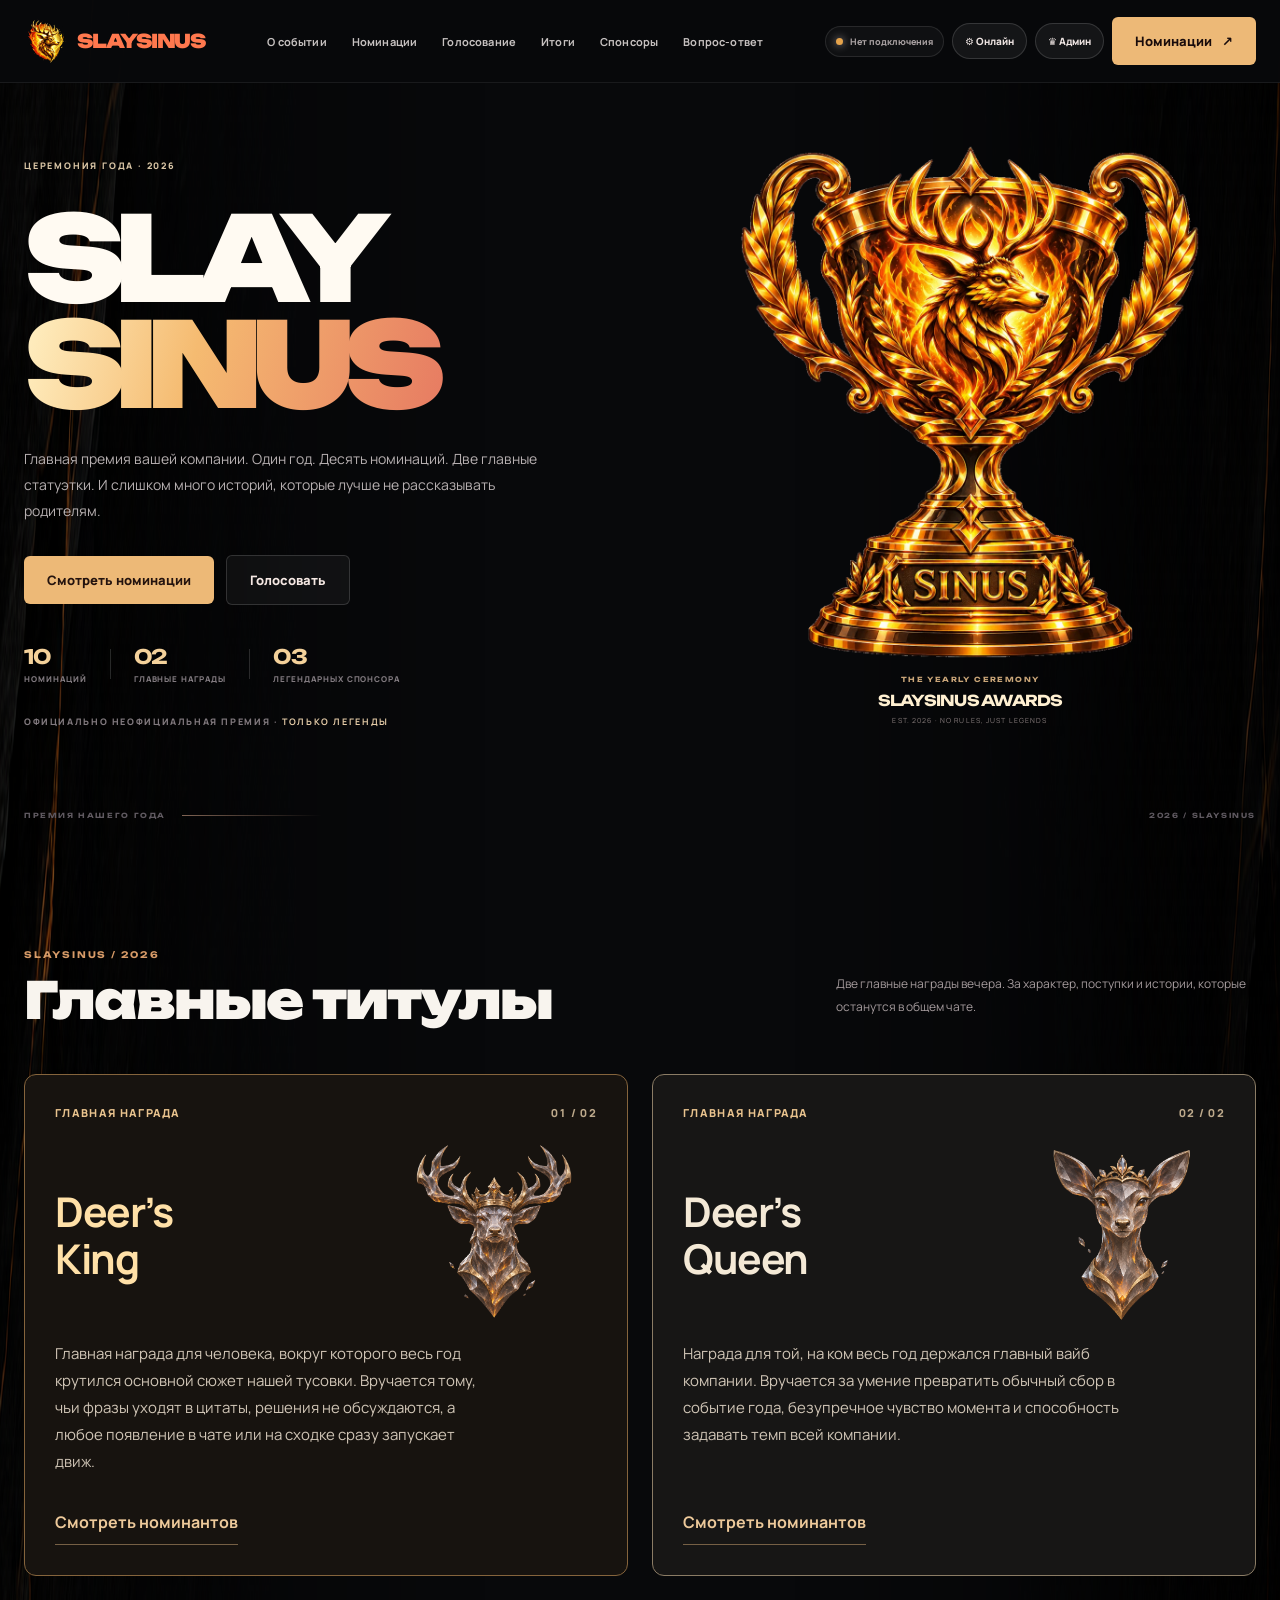
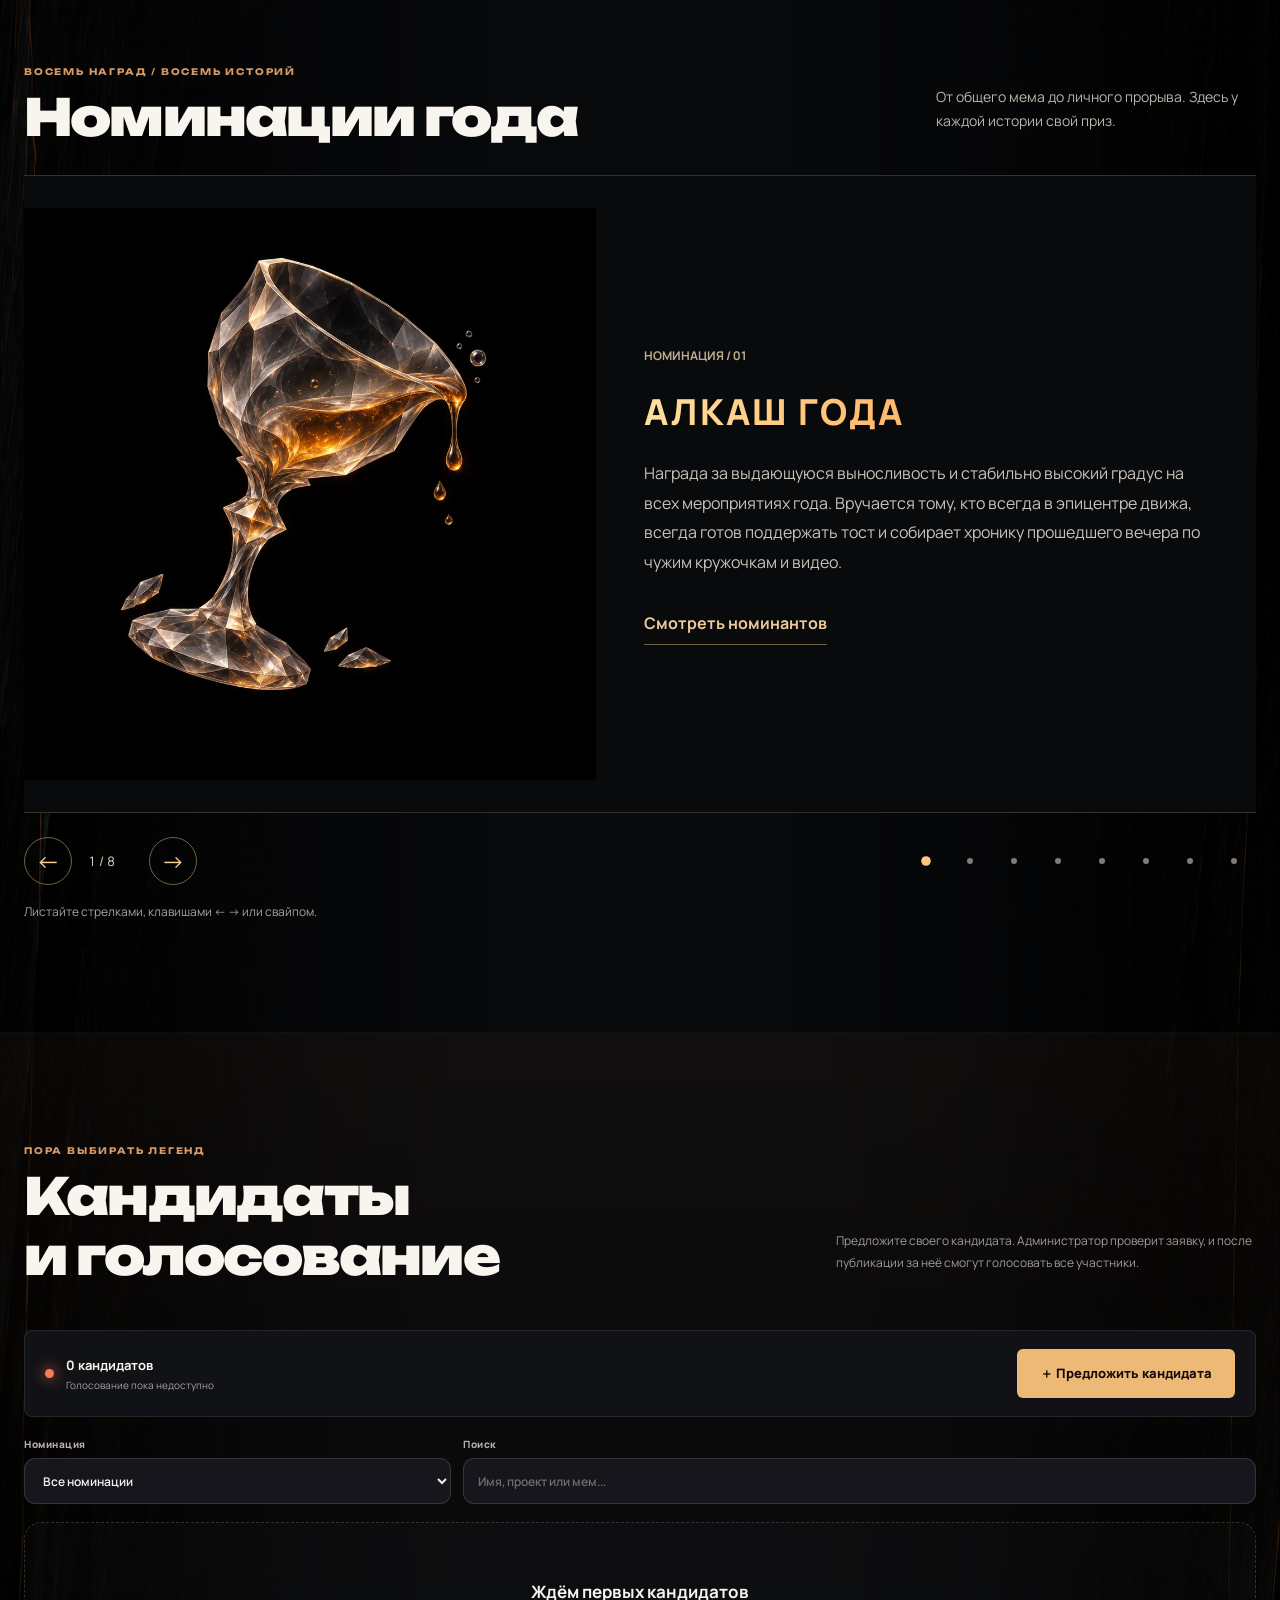
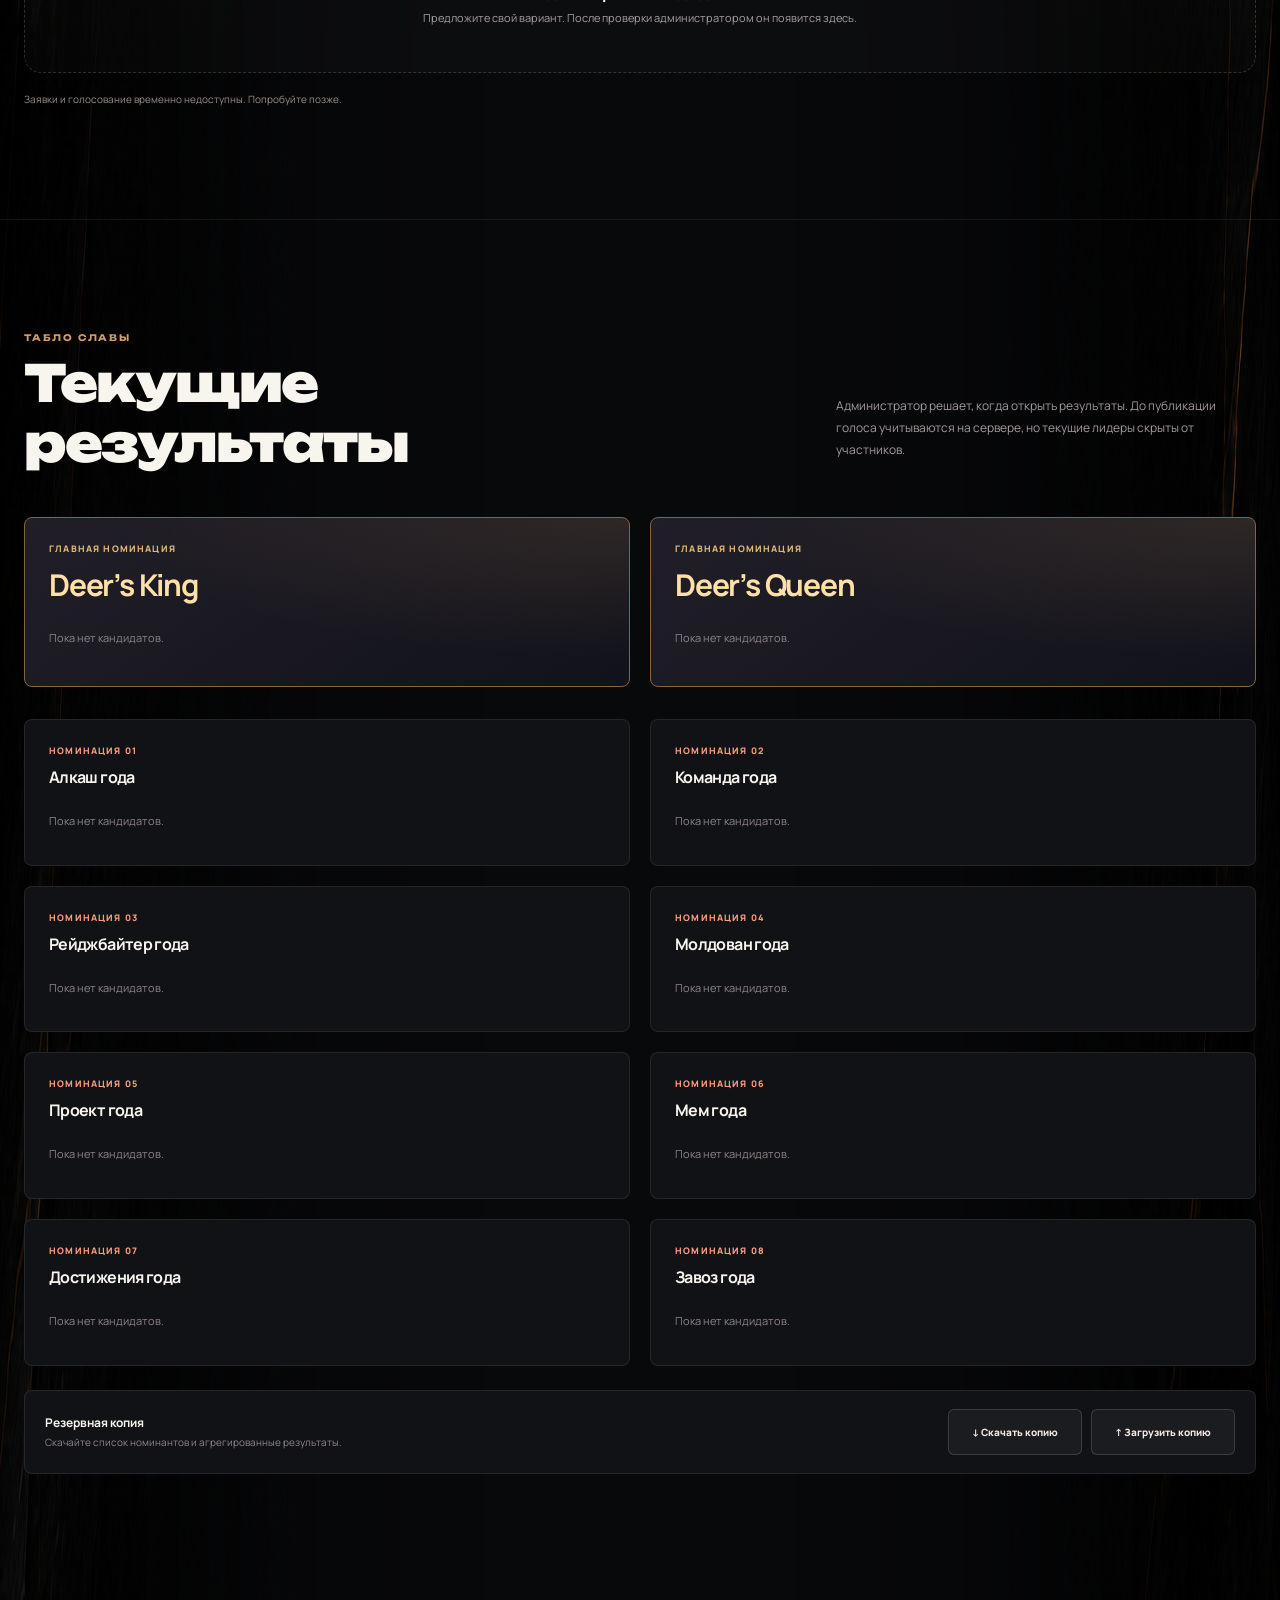
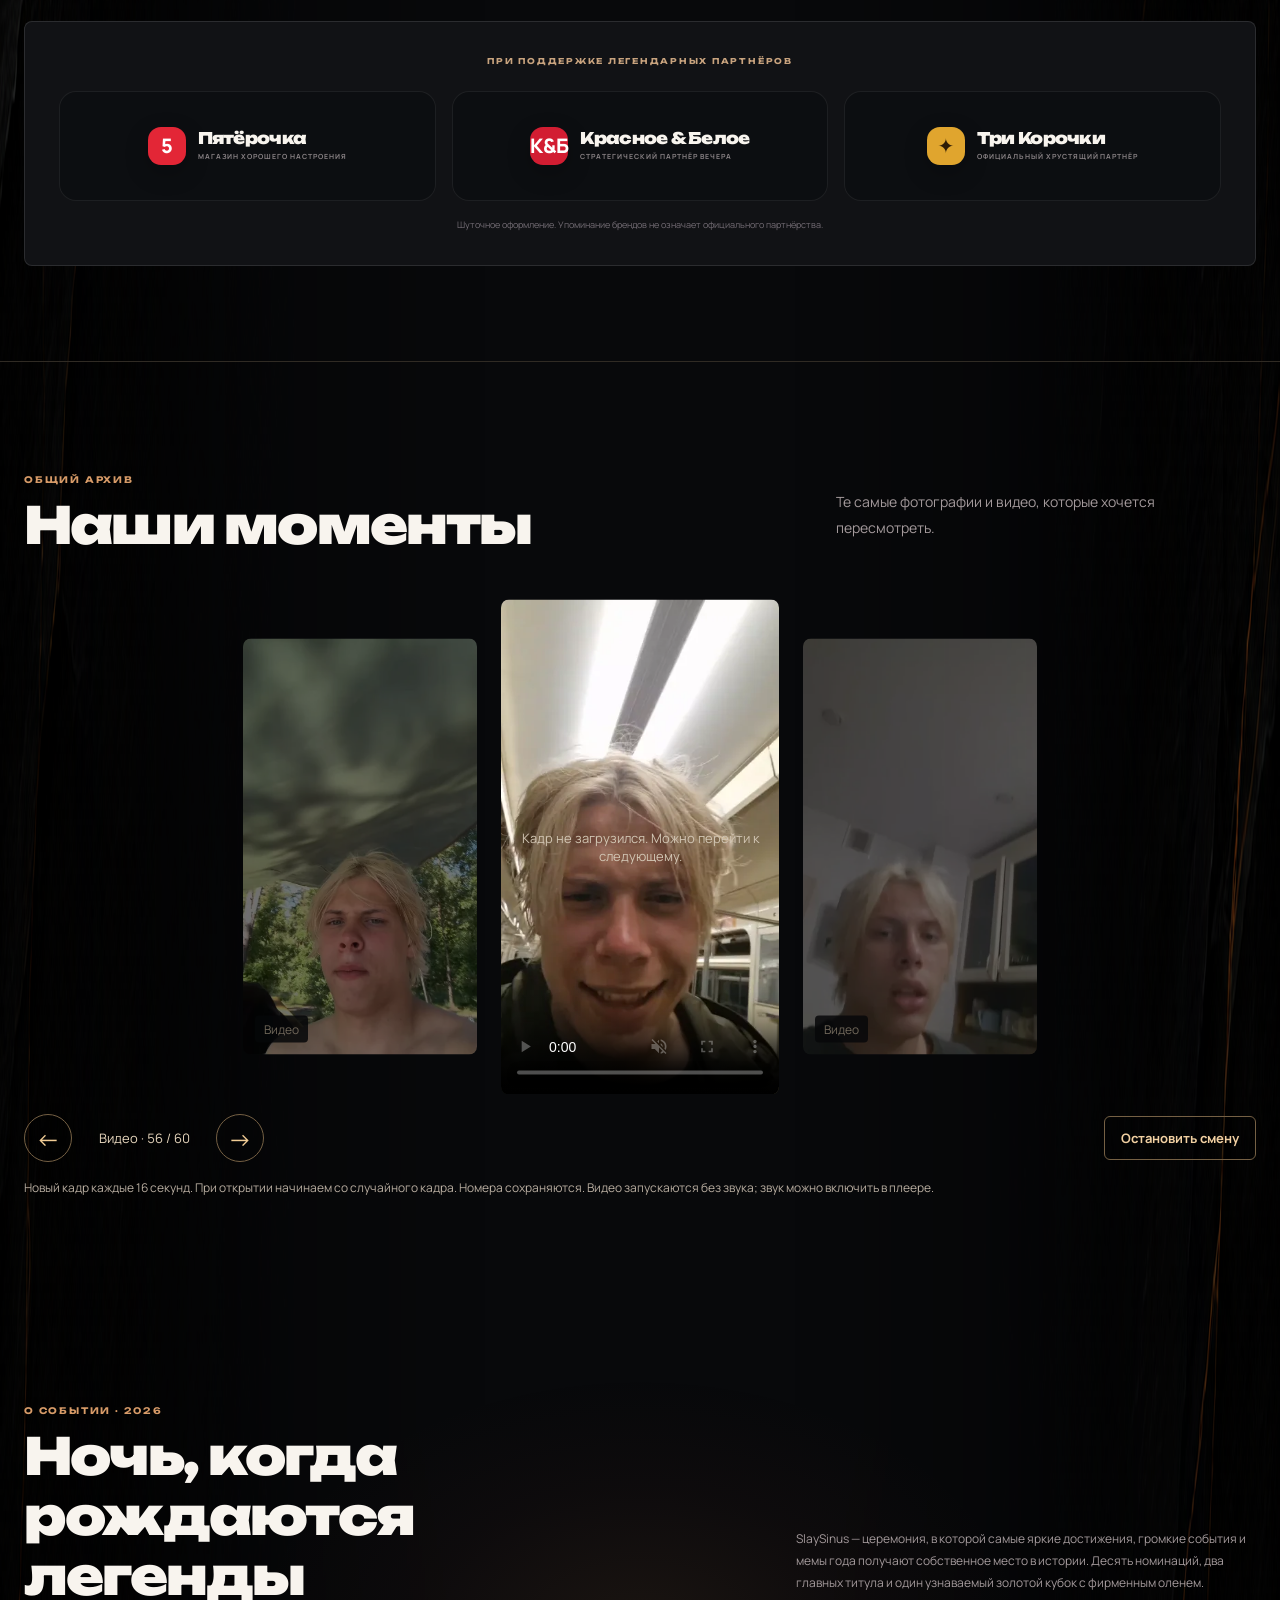
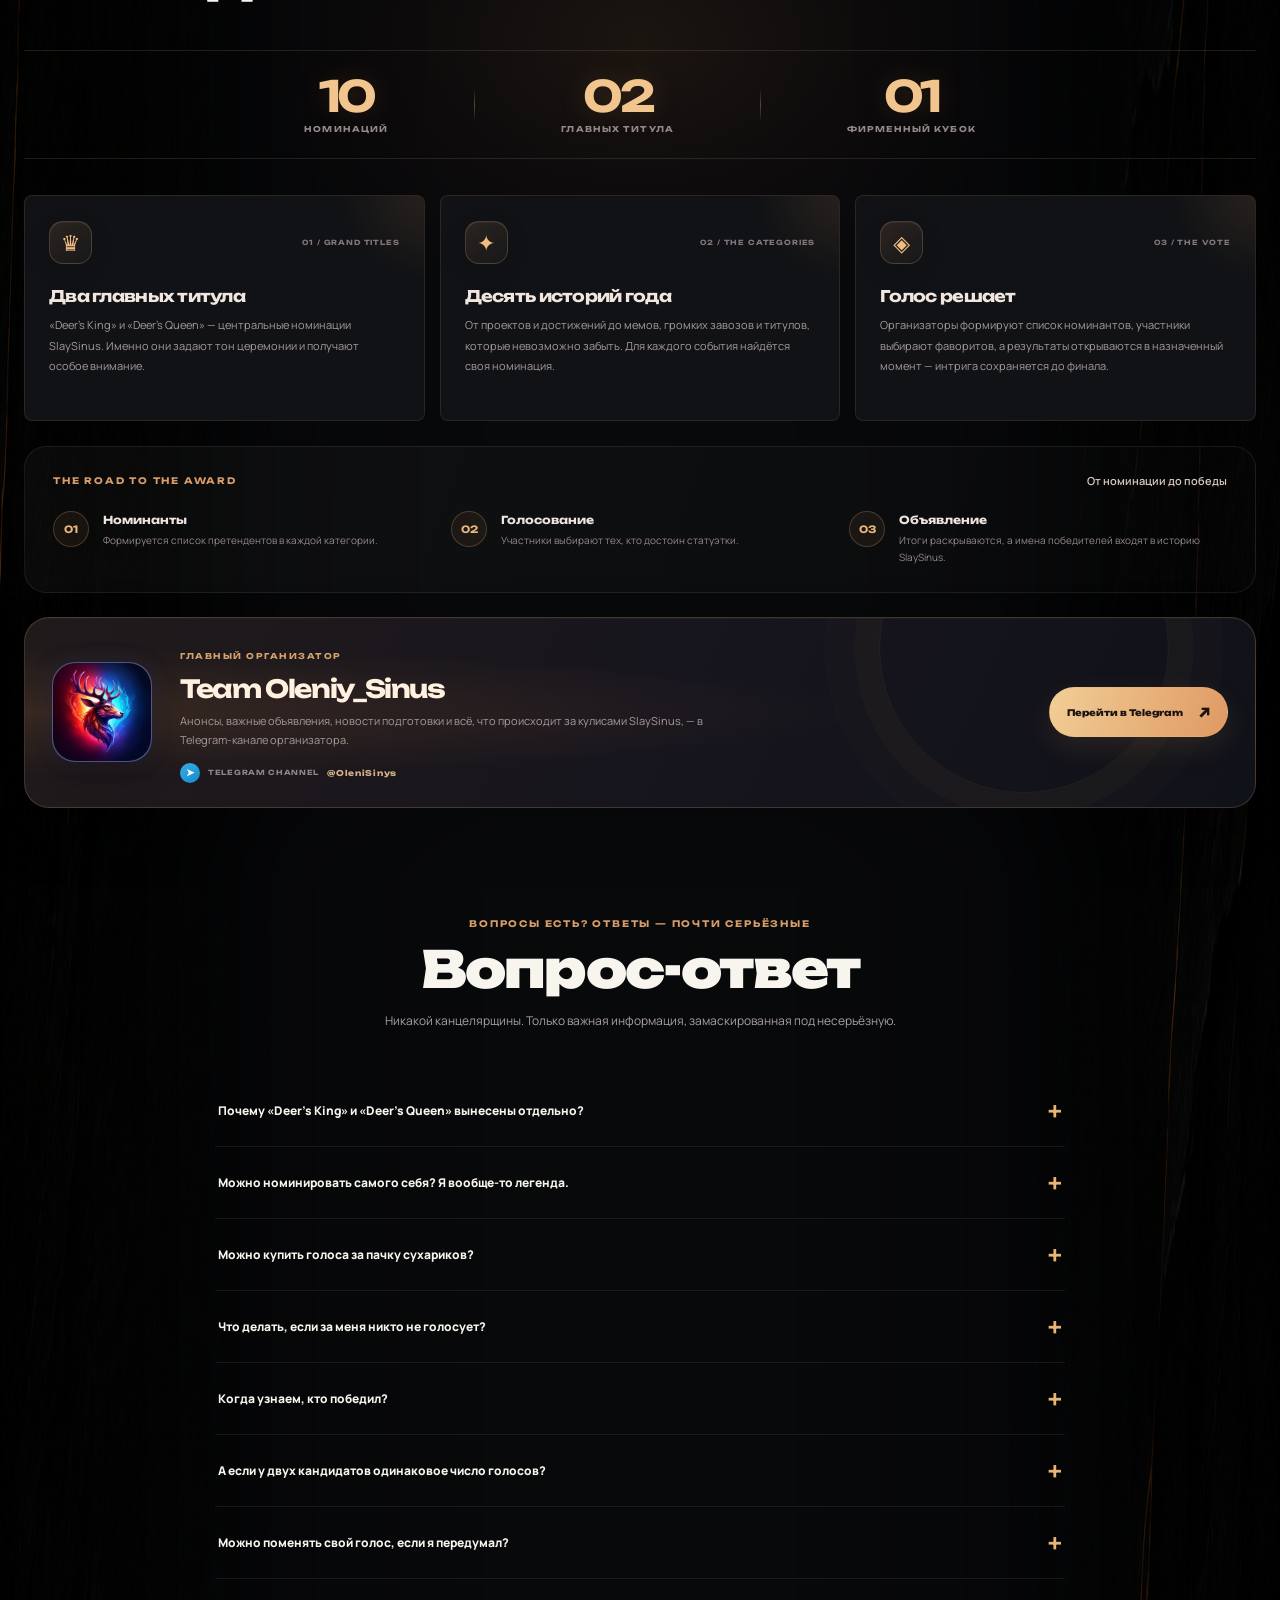
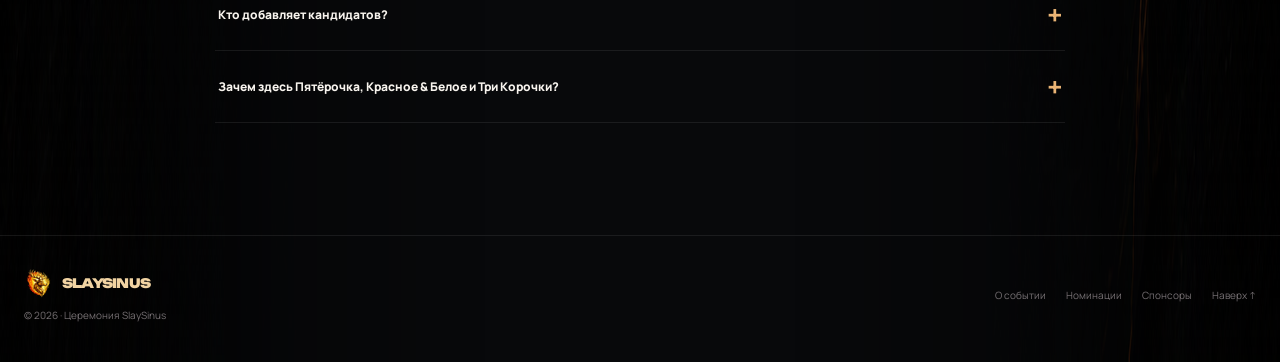
<file: slaysinus/site/index.html>
<!DOCTYPE html>
<html lang="ru">
<head>
  <meta charset="UTF-8" />
  <meta name="viewport" content="width=device-width, initial-scale=1.0" />
  <meta name="theme-color" content="#09090d" />
  <meta name="description" content="SlaySinus — главная премия вашей компании. Легенды, мемы и сомнительные достижения года." />
  <meta name="apple-mobile-web-app-title" content="SlaySinus" />
  <title>SlaySinus 2026 — премия года</title>
  <link rel="icon" type="image/png" href="assets/slaysinus-favicon.png" />
  <style>
    @import url('https://fonts.googleapis.com/css2?family=Manrope:wght@400;500;600;700;800;900&display=swap');

    :root {
      --bg: #09090d;
      --panel: #121218;
      --panel-2: #191920;
      --text: #f7f4f1;
      --muted: #a5a0a0;
      --orange: #ff633d;
      --orange-2: #ff9c45;
      --pink: #ff3d72;
      --line: rgba(255,255,255,.11);
      --max: 1180px;
    }

    * { box-sizing: border-box; }
    html { scroll-behavior: smooth; }
    body {
      margin: 0;
      color: var(--text);
      background:
        radial-gradient(ellipse at 50% -20%, rgba(255,83,54,.13), transparent 48%),
        var(--bg);
      font-family: 'Manrope', system-ui, -apple-system, BlinkMacSystemFont, 'Segoe UI', sans-serif;
      overflow-x: hidden;
    }
    a { color: inherit; text-decoration: none; }
    button { font: inherit; }
    .wrap { width: min(var(--max), calc(100% - 48px)); margin: 0 auto; }

    .topbar {
      position: sticky; top: 0; z-index: 20;
      background: rgba(9,9,13,.78);
      border-bottom: 1px solid rgba(255,255,255,.07);
      backdrop-filter: blur(18px);
    }
    .nav { height: 78px; display: flex; align-items: center; justify-content: space-between; gap: 28px; }
    .brand { display: inline-flex; align-items: center; gap: 10px; font-weight: 900; letter-spacing: -.07em; font-size: 25px; white-space: nowrap; }
    .brand-mark {
      width: 31px; height: 31px; display: grid; place-items: center;
      border-radius: 10px; color: #160b0b; font-size: 17px;
      background: linear-gradient(135deg, #ffb15b, #ff4b54 65%, #fa307b);
      box-shadow: 0 0 24px rgba(255,83,61,.35);
      transform: rotate(-8deg);
    }
    .brand span:last-child { color: #ff784e; }
    .nav-links { display: flex; align-items: center; gap: 30px; color: #c6c1c0; font-size: 13px; font-weight: 700; }
    .nav-links a { transition: color .2s; }
    .nav-links a:hover { color: white; }
    .nav-cta, .button {
      border: 0; cursor: pointer; display: inline-flex; align-items: center; justify-content: center;
      gap: 10px; color: #180b0b; font-size: 13px; font-weight: 900;
      padding: 14px 20px; border-radius: 12px;
      background: linear-gradient(100deg, #ffb057, #ff6746 60%, #ff4770);
      box-shadow: 0 8px 28px rgba(255,89,61,.18);
      transition: transform .2s, filter .2s, box-shadow .2s;
    }
    .nav-cta:hover, .button:hover { transform: translateY(-2px); filter: brightness(1.08); box-shadow: 0 12px 34px rgba(255,89,61,.28); }

    .hero { min-height: 680px; position: relative; display: grid; align-items: center; isolation: isolate; overflow: hidden; }
    .hero::before {
      content: ''; position: absolute; z-index: -2; inset: 0;
      background:
        radial-gradient(ellipse at 51% 47%, rgba(255,85,40,.34), transparent 24%),
        radial-gradient(ellipse at 50% 100%, rgba(255,35,88,.12), transparent 50%),
        linear-gradient(180deg, rgba(9,9,13,0) 0%, #09090d 100%);
    }
    .hero::after {
      content: ''; position: absolute; z-index: -1; inset: 0; opacity: .25;
      background-image: linear-gradient(rgba(255,255,255,.035) 1px, transparent 1px), linear-gradient(90deg, rgba(255,255,255,.035) 1px, transparent 1px);
      background-size: 64px 64px;
      mask-image: linear-gradient(to bottom, black, transparent 88%);
    }
    .hero-content { text-align: center; padding: 78px 0 110px; position: relative; }
    .eyebrow {
      display: inline-flex; align-items: center; gap: 9px; padding: 8px 13px;
      color: #ffd6c9; font-weight: 800; font-size: 10px; letter-spacing: .18em; text-transform: uppercase;
      border: 1px solid rgba(255,140,98,.32); border-radius: 99px;
      background: rgba(255,93,64,.08); box-shadow: 0 0 30px rgba(255,89,61,.09);
    }
    .eyebrow-dot { width: 7px; height: 7px; background: #ff7048; border-radius: 50%; box-shadow: 0 0 12px #ff7048; }
    h1 { margin: 25px 0 0; font-size: clamp(64px, 12vw, 142px); line-height: .83; letter-spacing: -.095em; font-weight: 900; text-transform: uppercase; }
    h1 .slay { display: block; color: #fff7f2; text-shadow: 0 6px 50px rgba(255,255,255,.12); }
    h1 .sinus {
      display: block; padding-right: .08em;
      background: linear-gradient(100deg, #ffb653 10%, #ff6544 48%, #ff3e76 90%);
      -webkit-background-clip: text; background-clip: text; color: transparent;
      filter: drop-shadow(0 5px 30px rgba(255,74,76,.24));
    }
    .hero-subtitle { max-width: 570px; margin: 28px auto 0; color: #bcb4b2; font-size: clamp(14px, 2vw, 17px); line-height: 1.7; }
    .hero-actions { display: flex; justify-content: center; align-items: center; gap: 14px; flex-wrap: wrap; margin-top: 32px; }
    .button.secondary { color: #f5e8e3; background: rgba(255,255,255,.06); border: 1px solid rgba(255,255,255,.16); box-shadow: none; }
    .hero-date { margin-top: 38px; color: #807978; font-size: 10px; font-weight: 800; letter-spacing: .2em; text-transform: uppercase; }
    .hero-date strong { color: #e7d6ce; }

    .award-art { position: absolute; top: 49%; left: 50%; width: 380px; height: 380px; transform: translate(-50%,-50%); z-index: -1; pointer-events: none; opacity: .75; }
    .aura { position: absolute; inset: 13%; border-radius: 50%; background: #ff603a; filter: blur(75px); opacity: .22; }
    .ring { position: absolute; inset: 8%; border: 1px solid rgba(255,171,119,.25); border-radius: 50%; transform: rotateX(68deg) rotateZ(-17deg); box-shadow: 0 0 40px rgba(255,90,61,.1), inset 0 0 35px rgba(255,90,61,.08); }
    .ring.r2 { inset: 18%; transform: rotateX(68deg) rotateZ(36deg); border-color: rgba(255,72,104,.23); }
    .trophy {
      position: absolute; left: 50%; top: 42%; transform: translate(-50%,-50%) rotate(45deg);
      width: 125px; height: 125px; border-radius: 24px 40px 24px 40px;
      background: linear-gradient(135deg, #ffe0a0 0%, #ff9f43 24%, #e63c31 58%, #7c1937 100%);
      box-shadow: 18px 22px 60px rgba(255,61,53,.35), inset 8px 8px 18px rgba(255,255,255,.48), inset -12px -12px 20px rgba(45,0,18,.3);
      clip-path: polygon(50% 0, 100% 50%, 50% 100%, 0 50%);
    }
    .trophy::after { content:''; position:absolute; inset:22px; border:2px solid rgba(255,238,196,.65); clip-path:polygon(50% 0,100% 50%,50% 100%,0 50%); }
    .spark { position: absolute; color: #ffd49d; text-shadow: 0 0 18px #ff6a42; font-size: 23px; }
    .s1 { top: 22%; left: 20%; } .s2 { right: 17%; top: 30%; font-size: 15px; } .s3 { left: 25%; bottom: 19%; font-size: 13px; }

    .section { padding: 96px 0; }
    .section-head { display: flex; align-items: end; justify-content: space-between; gap: 30px; margin-bottom: 34px; }
    .kicker { color: #ff855f; font-size: 10px; letter-spacing: .2em; text-transform: uppercase; font-weight: 900; }
    h2 { margin: 10px 0 0; font-size: clamp(34px, 5vw, 56px); line-height: .98; letter-spacing: -.065em; font-weight: 900; }
    .section-desc { max-width: 390px; color: var(--muted); font-size: 13px; line-height: 1.7; }

    .sponsors-section { padding: 35px 0 95px; }
    .sponsor-shell { padding: 34px; border:1px solid var(--line); border-radius:22px; background:linear-gradient(120deg, rgba(255,255,255,.045), rgba(255,255,255,.015)); }
    .sponsor-title { text-align:center; color:#898182; font-size:10px; font-weight:900; letter-spacing:.22em; text-transform:uppercase; }
    .sponsor-list { display:grid; grid-template-columns:repeat(3,1fr); gap:16px; margin-top:25px; }
    .sponsor { min-height:100px; display:flex; justify-content:center; align-items:center; gap:12px; padding:18px; border-radius:15px; background:rgba(0,0,0,.24); border:1px solid rgba(255,255,255,.07); }
    .sponsor-symbol { width:38px; height:38px; display:grid; place-items:center; flex:none; border-radius:11px; font-size:20px; font-weight:900; color:white; background:rgba(255,255,255,.09); }
    .sponsor-name { font-weight:900; line-height:1.05; letter-spacing:-.045em; font-size:clamp(14px,2vw,20px); }
    .sponsor-name small { display:block; margin-top:5px; color:#888184; font-size:8px; letter-spacing:.13em; text-transform:uppercase; }
    .sponsor.pyat .sponsor-symbol { background:#e32636; }
    .sponsor.kb .sponsor-symbol { background:#d21d32; }
    .sponsor.croutons .sponsor-symbol { background:#e0a52e; color:#2d1b06; }
    .sponsor-note { margin:17px 0 0; color:#777174; text-align:center; font-size:10px; line-height:1.5; }

    .about-grid { display:grid; grid-template-columns:1fr 1fr; gap:18px; }
    .about-card { padding:28px; border-radius:18px; border:1px solid var(--line); background:var(--panel); }
    .about-card .big { font-size:32px; }
    .about-card h3 { margin:17px 0 8px; font-size:18px; letter-spacing:-.04em; }
    .about-card p { margin:0; color:var(--muted); font-size:12px; line-height:1.7; }

    .faq-intro { max-width:600px; margin:12px auto 0; color:var(--muted); font-size:12px; line-height:1.7; }
  .faq { max-width:850px; margin:0 auto; }
    .faq details { border-bottom:1px solid var(--line); }
    .faq summary { list-style:none; cursor:pointer; padding:22px 3px; display:flex; align-items:center; justify-content:space-between; gap:20px; font-weight:800; font-size:14px; }
    .faq summary::-webkit-details-marker { display:none; }
    .faq summary::after { content:'+'; color:#ff805d; font-size:22px; font-weight:500; transition:transform .2s; }
    .faq details[open] summary::after { transform:rotate(45deg); }
    .faq details p { margin:0; padding:0 40px 22px 3px; color:var(--muted); font-size:12px; line-height:1.7; }

    footer { border-top:1px solid var(--line); padding:32px 0 40px; color:#777174; font-size:10px; }
    .footer-inner { display:flex; justify-content:space-between; align-items:center; gap:20px; }
    .footer-brand { color:#e8dfdc; font-size:16px; font-weight:900; letter-spacing:-.06em; }
    .footer-links { display:flex; gap:20px; }
    .footer-links a:hover { color:white; } button:focus-visible, a:focus-visible, input:focus-visible, select:focus-visible, textarea:focus-visible { outline:2px solid #ff9b70; outline-offset:3px; }
    .voting-section { padding-top:65px; background:linear-gradient(180deg, rgba(255,93,64,.035), transparent 75%); }
    .voting-toolbar { display:flex; justify-content:space-between; align-items:center; gap:18px; padding:18px 20px; margin-bottom:20px; border:1px solid var(--line); border-radius:16px; background:rgba(255,255,255,.035); }
    .voting-note { display:flex; align-items:center; gap:12px; }
    .voting-note strong, .voting-note small { display:block; }
    .voting-note strong { font-size:13px; }
    .voting-note small { margin-top:4px; color:var(--muted); font-size:10px; }
    .live-dot { width:9px; height:9px; flex:none; border-radius:50%; background:#ff7955; box-shadow:0 0 14px #ff7955; }
    .candidate-controls { display:grid; grid-template-columns:minmax(220px, .7fr) minmax(240px, 1.3fr); gap:12px; margin:0 0 18px; }
    .control-field, .form-field { display:flex; flex-direction:column; gap:7px; color:#b8afb0; font-size:10px; font-weight:800; letter-spacing:.05em; }
    .control-field input, .control-field select, .form-field input:not([type=file]), .form-field select, .form-field textarea { width:100%; min-height:46px; padding:12px 14px; border:1px solid rgba(255,255,255,.13); border-radius:11px; color:#f7f0ed; background:#17161d; font:600 12px 'Manrope',sans-serif; outline:none; }
    .control-field input::placeholder, .form-field input::placeholder, .form-field textarea::placeholder { color:#716b70; }
    .control-field select, .form-field select { color-scheme:dark; }
    .candidate-grid { display:grid; grid-template-columns:repeat(3,1fr); gap:14px; }
    .candidate-card { min-width:0; position:relative; overflow:hidden; padding:17px; border:1px solid var(--line); border-radius:17px; background:linear-gradient(145deg,#1c1a21,#111117); }
    .candidate-card-head { display:flex; align-items:center; gap:13px; min-width:0; }
    .candidate-avatar { width:58px; height:58px; flex:none; display:grid; place-items:center; overflow:hidden; border-radius:15px; color:#ffe4d7; font-size:20px; font-weight:900; background:linear-gradient(135deg,#a93d37,#46213f); }
    .candidate-avatar img { width:100%; height:100%; object-fit:cover; }
    .candidate-meta { min-width:0; }
    .candidate-meta h3 { overflow-wrap:anywhere; margin:0; font-size:16px; letter-spacing:-.04em; }
    .candidate-category { display:inline-block; margin-top:5px; color:#ff9b7b; font-size:9px; font-weight:900; letter-spacing:.08em; text-transform:uppercase; }
    .candidate-note { min-height:34px; margin:15px 0; color:#a9a1a4; font-size:11px; line-height:1.6; overflow-wrap:anywhere; }
    .candidate-card-bottom { display:flex; align-items:center; justify-content:space-between; gap:10px; padding-top:12px; border-top:1px solid rgba(255,255,255,.08); }
    .vote-count { color:#bdb3b5; font-size:10px; font-weight:800; }
    .vote-count strong { color:#fff; font-size:15px; margin-right:4px; }
    .vote-button { border:0; border-radius:9px; padding:10px 13px; color:#1c0b0b; background:linear-gradient(100deg,#ffb057,#ff6546 65%,#ff4770); font-size:10px; font-weight:900; cursor:pointer; }
    .vote-button:disabled { opacity:.55; cursor:not-allowed; }
    .vote-button.voted { color:#ffd8c8; border:1px solid rgba(255,133,95,.4); background:rgba(255,95,65,.13); }
    .candidate-delete { position:absolute; top:12px; right:12px; border:0; color:#80767a; background:transparent; cursor:pointer; font-size:16px; }
    .candidate-delete:hover { color:#ff7b70; }
    .empty-state { grid-column:1/-1; padding:45px 20px; text-align:center; border:1px dashed rgba(255,255,255,.16); border-radius:17px; background:rgba(255,255,255,.018); }
    .empty-state .empty-icon { font-size:35px; }
    .empty-state h3 { margin:12px 0 6px; font-size:17px; }
    .empty-state p { max-width:440px; margin:0 auto; color:var(--muted); font-size:11px; line-height:1.6; }
    .empty-state button { margin-top:17px; }
    .local-warning { margin:18px 0 0; color:#9b8e89; font-size:10px; line-height:1.6; }
    .results-section { padding-top:45px; }
    .results-grid { display:grid; grid-template-columns:repeat(3,1fr); gap:13px; }
    .result-card { padding:19px; border:1px solid var(--line); border-radius:16px; background:linear-gradient(145deg,#1c1a21,#111117); }
    .result-label { color:#ff9b7b; font-size:9px; font-weight:900; letter-spacing:.13em; text-transform:uppercase; }
    .result-card h3 { margin:9px 0 13px; font-size:16px; letter-spacing:-.04em; }
    .result-leader { display:flex; align-items:center; gap:10px; min-height:48px; }
    .result-leader .candidate-avatar { width:42px; height:42px; border-radius:12px; font-size:15px; }
    .result-name { min-width:0; overflow-wrap:anywhere; font-size:12px; font-weight:900; }
    .result-votes { display:block; margin-top:3px; color:#948b8e; font-size:9px; font-weight:600; }
    .result-empty { color:#8e8588; font-size:11px; line-height:1.6; }
    .result-tie { color:#ffc17e; font-size:11px; line-height:1.6; }
    .data-tools { display:flex; justify-content:space-between; align-items:center; gap:20px; margin-top:24px; padding:18px 20px; border:1px solid var(--line); border-radius:15px; background:rgba(255,255,255,.025); }
    .data-tools strong, .data-tools span { display:block; }
    .data-tools strong { font-size:12px; }
    .data-tools span { margin-top:4px; color:#8f878a; font-size:10px; }
    .data-actions { display:flex; align-items:center; flex-wrap:wrap; gap:9px; }
    .small-button { padding:10px 13px; font-size:10px; }
    .text-button { border:0; padding:9px; color:#ff8d79; background:transparent; font-size:10px; font-weight:800; cursor:pointer; }
    .candidate-dialog { width:min(520px,calc(100% - 28px)); max-width:none; max-height:calc(100% - 28px); padding:0; color:var(--text); border:1px solid rgba(255,255,255,.14); border-radius:20px; background:#141319; box-shadow:0 30px 100px rgba(0,0,0,.65); }
    .candidate-dialog::backdrop { background:rgba(4,4,8,.78); backdrop-filter:blur(8px); }
    .candidate-form { padding:26px; }
    .dialog-top { display:flex; justify-content:space-between; align-items:flex-start; gap:15px; margin-bottom:22px; }
    .dialog-top h2 { margin-top:8px; font-size:29px; }
    .icon-close { width:34px; height:34px; border:1px solid var(--line); border-radius:10px; color:#eee; background:#211f26; font-size:23px; cursor:pointer; }
    .form-field { margin-top:14px; }
    .form-field b { color:#ff845f; }
    .form-field input[type=file] { width:100%; color:#bcb3b6; font-size:11px; }
    .form-field small { color:#837b80; font-size:9px; font-weight:500; letter-spacing:0; }
    .form-field textarea { resize:vertical; }
    .dialog-actions { display:flex; justify-content:flex-end; gap:10px; margin-top:22px; }
    .dialog-actions .button { padding:12px 15px; font-size:11px; }
    .toast { position:fixed; left:50%; bottom:24px; z-index:100; max-width:calc(100% - 32px); padding:12px 18px; border:1px solid rgba(255,255,255,.15); border-radius:12px; color:#fff5ef; background:#242029; box-shadow:0 12px 40px rgba(0,0,0,.4); font-size:11px; font-weight:800; opacity:0; pointer-events:none; transform:translate(-50%,15px); transition:.25s; }
    .toast.show { opacity:1; transform:translate(-50%,0); }
    @media (max-width: 820px) { .candidate-grid,.results-grid { grid-template-columns:repeat(2,1fr); } .data-tools { align-items:flex-start; flex-direction:column; } }
    @media (max-width: 560px) { .voting-toolbar { align-items:stretch; flex-direction:column; } .voting-toolbar .button { width:100%; } .candidate-controls { grid-template-columns:1fr; } .candidate-grid,.results-grid { grid-template-columns:1fr; } .candidate-card { padding:15px; } .data-actions { width:100%; } .small-button { flex:1; } .candidate-form { padding:20px; } .dialog-actions { flex-direction:column-reverse; } .dialog-actions .button { width:100%; } }

    @media (max-width: 820px) {
      .nav { height:68px; }
      .nav-links { gap:16px; }
      .nav-links a:nth-child(3) { display:none; }
      .hero { min-height:620px; }
      .award-art { transform:translate(-50%,-50%) scale(.85); }
      .section-head { display:block; }
      .section-desc { margin-top:16px; }
    }
    @media (max-width: 560px) {
      .wrap { width:min(100% - 32px, var(--max)); }
      .nav-links { display:none; }
      .nav-cta { padding:11px 13px; font-size:11px; }
      .hero { min-height:600px; }
      .hero-content { padding:80px 0 90px; }
      .award-art { transform:translate(-50%,-50%) scale(.72); }
      .hero-subtitle { max-width:340px; }
      .section { padding:72px 0; }
      .sponsor-shell { padding:24px 16px; }
      .sponsor-list { grid-template-columns:1fr; gap:10px; }
      .sponsor { min-height:76px; justify-content:flex-start; padding-left:24px; }
      .about-grid { grid-template-columns:1fr; }
      .footer-inner { flex-direction:column; align-items:flex-start; }
      .footer-links { flex-wrap:wrap; }
    }

    .nav-actions { display:flex; align-items:center; gap:8px; }
    .nav-tool { border:1px solid rgba(255,255,255,.14); border-radius:10px; padding:10px 12px; color:#eee4e2; background:rgba(255,255,255,.055); font-size:10px; font-weight:900; cursor:pointer; white-space:nowrap; }
    .nav-tool:hover { border-color:rgba(255,132,94,.5); color:#fff; }
    .connection-badge { display:inline-flex; align-items:center; gap:7px; padding:8px 10px; border:1px solid rgba(255,255,255,.1); border-radius:30px; color:#a8a0a1; font-size:9px; font-weight:800; white-space:nowrap; }
    .connection-badge i { width:7px; height:7px; border-radius:50%; background:#e5a34b; box-shadow:0 0 9px currentColor; }
    .connection-badge.online i { background:#57d49a; color:#57d49a; }
    .connection-badge.error i { background:#ff6370; color:#ff6370; }
    .modal-copy { color:#a69da0; font-size:11px; line-height:1.7; margin:0 0 16px; }
    .modal-copy b { color:#ffad8e; }
    .connect-help { padding:12px 14px; margin-top:14px; border:1px solid rgba(255,160,100,.2); border-radius:11px; color:#b6a59d; background:rgba(255,115,65,.06); font-size:10px; line-height:1.6; }
    .form-error { min-height:16px; margin:10px 0 0; color:#ff8585; font-size:10px; line-height:1.5; }
    .admin-dialog { width:min(720px,calc(100% - 24px)); }
    .admin-userbar { display:flex; align-items:center; gap:11px; padding:13px; border:1px solid var(--line); border-radius:13px; background:rgba(255,255,255,.035); }
    .admin-avatar { width:38px; height:38px; display:grid; place-items:center; flex:none; border-radius:12px; color:#27100c; background:linear-gradient(135deg,#ffd08a,#ff6546); font-size:19px; }
    .admin-userbar div { min-width:0; flex:1; }
    .admin-userbar b,.admin-userbar small { display:block; overflow-wrap:anywhere; }
    .admin-userbar b { font-size:11px; }
    .admin-userbar small { color:#92888d; font-size:9px; margin-top:3px; }
    .admin-status-grid { display:grid; grid-template-columns:1fr 1fr; gap:10px; margin-top:13px; }
    .admin-status-card { padding:14px; border:1px solid var(--line); border-radius:12px; background:#1a1820; }
    .admin-status-card span,.admin-status-card b,.admin-status-card small { display:block; }
    .admin-status-card span { color:#948b90; font-size:9px; font-weight:800; text-transform:uppercase; letter-spacing:.1em; }
    .admin-status-card b { margin-top:7px; font-size:17px; }
    .admin-status-card small { margin-top:4px; color:#948b90; font-size:9px; }
    .admin-actions-row { display:flex; flex-wrap:wrap; gap:9px; margin-top:12px; }
    .admin-actions-row .button { flex:1; }
    .admin-section-head { display:flex; align-items:center; justify-content:space-between; gap:10px; margin:25px 0 12px; }
    .admin-section-head h3 { margin:5px 0 0; font-size:20px; letter-spacing:-.05em; }
    .admin-candidate-list { display:grid; gap:7px; max-height:260px; overflow:auto; padding-right:3px; }
    .admin-candidate-row { display:flex; align-items:center; gap:10px; padding:10px; border:1px solid rgba(255,255,255,.08); border-radius:11px; background:rgba(255,255,255,.025); }
    .admin-candidate-row .candidate-avatar { width:38px; height:38px; border-radius:10px; font-size:13px; }
    .admin-candidate-info { min-width:0; flex:1; }
    .admin-candidate-info b,.admin-candidate-info small { display:block; overflow-wrap:anywhere; }
    .admin-candidate-info b { font-size:11px; }
    .admin-candidate-info small { color:#92898d; font-size:9px; margin-top:4px; }
    .admin-row-actions { display:flex; gap:5px; }
    .admin-row-actions button { border:1px solid rgba(255,255,255,.12); border-radius:8px; padding:7px 9px; color:#e8d9d5; background:rgba(255,255,255,.05); font-size:9px; font-weight:800; cursor:pointer; }
    .admin-row-actions button:last-child { color:#ff8b8b; }
    .admin-empty { padding:22px; text-align:center; border:1px dashed rgba(255,255,255,.14); border-radius:12px; color:#948a8e; font-size:10px; }
    .admin-danger-zone { display:flex; justify-content:space-between; align-items:center; gap:14px; margin-top:18px; padding:14px; border:1px solid rgba(255,93,100,.2); border-radius:12px; background:rgba(255,70,80,.045); }
    .admin-danger-zone b,.admin-danger-zone small { display:block; }
    .admin-danger-zone b { font-size:10px; }
    .admin-danger-zone small { margin-top:4px; color:#92898d; font-size:9px; line-height:1.5; }
    .danger-button { border:1px solid rgba(255,100,100,.35); border-radius:9px; padding:9px 11px; color:#ff9b9b; background:rgba(255,65,75,.08); font-size:9px; font-weight:900; cursor:pointer; white-space:nowrap; }
    .admin-footnote,.local-admin-note { margin:14px 0 0; color:#8f858a; font-size:9px; line-height:1.65; }
    .local-admin-note { padding:14px; border:1px solid rgba(255,160,100,.2); border-radius:12px; background:rgba(255,115,65,.06); }
    .candidate-card.admin-can-manage { padding-top:18px; }
    .candidate-card-tools { display:flex; gap:7px; margin-top:11px; }
    .candidate-card-tools button { border:1px solid rgba(255,255,255,.1); border-radius:8px; padding:7px 9px; color:#bdb1b4; background:rgba(255,255,255,.04); font-size:9px; font-weight:800; cursor:pointer; }
    .candidate-card-tools button:last-child { color:#ff9191; }
    .result-hidden { padding:30px; border:1px dashed rgba(255,255,255,.16); border-radius:16px; color:#a9a0a2; text-align:center; font-size:12px; line-height:1.7; grid-column:1/-1; }
    .vote-closed-note { margin-top:13px; padding:12px 14px; border:1px solid rgba(255,188,104,.22); border-radius:11px; color:#d6b68b; background:rgba(255,170,70,.06); font-size:10px; line-height:1.5; }
    @media(max-width:820px) { .connection-badge { display:none; } .nav-actions { gap:5px; } .nav-tool { padding:9px 10px; } }
    @media(max-width:560px) { .nav-actions { gap:5px; } .nav-tool { padding:9px 8px; font-size:9px; } .nav-cta { display:none; } .admin-status-grid { grid-template-columns:1fr 1fr; } .admin-actions-row { flex-direction:column; } .admin-danger-zone { align-items:flex-start; flex-direction:column; } .danger-button { width:100%; } .admin-candidate-row { align-items:flex-start; flex-wrap:wrap; } .admin-row-actions { margin-left:48px; width:calc(100% - 48px); } .admin-row-actions button { flex:1; } }
  </style>

  <style id="slaysinus-design-v4">
    @import url('https://fonts.googleapis.com/css2?family=Manrope:wght@400;500;600;700;800;900&family=Unbounded:wght@400;500;600;700;800;900&display=swap');
    :root{--bg:#08090e;--panel:#11131b;--panel-2:#191b25;--text:#f8f4ee;--muted:#a7a1a2;--orange:#ff8b55;--orange-2:#ffc16e;--pink:#ec6684;--line:rgba(255,255,255,.1);--gold:#efbd70;--max:1240px;--ease:cubic-bezier(.2,.75,.22,1)}
    html{scroll-padding-top:84px}
    body{background:radial-gradient(ellipse at 75% 10%,rgba(72,46,91,.18),transparent 42%),radial-gradient(ellipse at 8% 32%,rgba(179,82,45,.08),transparent 38%),#08090e}
    body::before{content:"";position:fixed;inset:0;z-index:-1;pointer-events:none;opacity:.16;background-image:url("data:image/svg+xml,%3Csvg viewBox='0 0 180 180' xmlns='http://www.w3.org/2000/svg'%3E%3Cfilter id='n'%3E%3CfeTurbulence type='fractalNoise' baseFrequency='.8' numOctaves='3' stitchTiles='stitch'/%3E%3C/filter%3E%3Crect width='100%25' height='100%25' filter='url(%23n)' opacity='.18'/%3E%3C/svg%3E")}
    .topbar{background:rgba(8,9,14,.76);border-bottom-color:rgba(255,255,255,.075);backdrop-filter:blur(24px)}
    .nav{height:82px}.brand{font-family:'Unbounded',sans-serif;font-size:19px;letter-spacing:-.08em}.brand-mark{width:35px;height:35px;border-radius:12px;background:linear-gradient(145deg,#ffe5a7,#e69a4b 48%,#a84940);box-shadow:0 0 35px rgba(244,165,92,.3)}
    .nav-links{gap:25px;font-size:11px;letter-spacing:.015em}.nav-links a{position:relative}.nav-links a::after{content:"";position:absolute;left:0;right:0;bottom:-8px;height:1px;background:linear-gradient(90deg,#f1b96a,#e66c65);transform:scaleX(0);transform-origin:left;transition:transform .3s var(--ease)}.nav-links a:hover::after{transform:scaleX(1)}
    .nav-cta,.button{border-radius:999px;padding:15px 23px;background:linear-gradient(110deg,#f6cf88 0%,#ed995b 48%,#db6470 100%);box-shadow:0 10px 35px rgba(210,112,83,.2);transition:transform .35s var(--ease),filter .35s,box-shadow .35s}
    .nav-cta:hover,.button:hover{transform:translateY(-3px);box-shadow:0 17px 42px rgba(220,129,91,.28)}.button.secondary{border-radius:999px;background:rgba(255,255,255,.045);border-color:rgba(255,255,255,.15);backdrop-filter:blur(8px)}
    .hero-v4{min-height:760px;display:flex;align-items:center;isolation:isolate;overflow:hidden;background:radial-gradient(ellipse at 76% 49%,rgba(185,104,72,.13),transparent 36%),linear-gradient(180deg,#0b0c13 0%,#090a10 75%,#08090e 100%)}
    .hero-v4::before{content:"";position:absolute;inset:0;z-index:-2;background:linear-gradient(100deg,rgba(8,9,14,.1) 0%,rgba(8,9,14,.35) 55%,rgba(8,9,14,.12) 100%),repeating-linear-gradient(90deg,transparent 0 79px,rgba(255,255,255,.025) 80px),repeating-linear-gradient(0deg,transparent 0 79px,rgba(255,255,255,.02) 80px);mask-image:linear-gradient(to bottom,#000 0%,#000 65%,transparent 100%)}
    .hero-v4::after{content:"";position:absolute;left:0;right:0;bottom:0;height:180px;z-index:-1;background:linear-gradient(180deg,transparent,#08090e)}
    .hero-layout{min-height:690px;display:grid;grid-template-columns:minmax(0,1fr) minmax(430px,.92fr);align-items:center;gap:3vw;position:relative;padding-top:34px;padding-bottom:62px}
    .hero-copy{position:relative;z-index:3;padding:35px 0 55px}.hero-copy .eyebrow{border-color:rgba(241,189,112,.34);background:rgba(241,189,112,.075);color:#f2d9b5;letter-spacing:.2em;font-size:9px;padding:10px 16px}.hero-copy .eyebrow-dot{background:#ffc16e;box-shadow:0 0 16px #ffc16e}
    .hero-v4 h1{margin:31px 0 0;font-family:'Unbounded','Manrope',sans-serif;font-size:clamp(65px,9.2vw,126px);line-height:.9;letter-spacing:-.105em}.hero-v4 h1 .slay{color:#fffaf2;text-shadow:0 8px 58px rgba(255,255,255,.13)}.hero-v4 h1 .sinus{background:linear-gradient(105deg,#fff0c3 0%,#f5bb71 28%,#e77c62 68%,#b66b91 100%);-webkit-background-clip:text;background-clip:text;filter:drop-shadow(0 10px 35px rgba(230,130,103,.2));animation:titleGlow 7s ease-in-out infinite}
    .hero-v4 .hero-subtitle{max-width:530px;margin:29px 0 0;color:#b7b0b1;font-size:14px;line-height:1.85}.hero-v4 .hero-actions{justify-content:flex-start;margin-top:31px;gap:12px}.hero-v4 .hero-primary{color:#24130e}.hero-v4 .hero-date{margin-top:31px;color:#81797e;font-size:9px;letter-spacing:.18em}.hero-v4 .hero-date strong{color:#e4cba7}
    .hero-stats{display:flex;align-items:center;gap:23px;margin-top:39px}.hero-stats>i{width:1px;height:30px;background:rgba(255,255,255,.15)}.hero-stat b,.hero-stat span{display:block}.hero-stat b{font-family:'Unbounded',sans-serif;font-size:20px;letter-spacing:-.07em;color:#f4d19a}.hero-stat span{margin-top:4px;color:#827b80;font-size:8px;font-weight:800;letter-spacing:.12em;text-transform:uppercase}
    .hero-stage{height:600px;max-width:600px;width:100%;justify-self:center;position:relative;display:grid;place-items:center;isolation:isolate;perspective:900px}
    .hero-trophy{position:absolute;z-index:3;width:min(85%,440px);height:auto;top:42%;left:50%;transform:translate(-50%,-50%);filter:drop-shadow(0 24px 45px rgba(213,119,62,.32));animation:trophyFloat 6s ease-in-out infinite}
    .stage-plate{position:absolute;z-index:4;bottom:2%;left:50%;transform:translateX(-50%);width:270px;padding:14px 18px 13px;text-align:center;border:1px solid rgba(246,207,148,.25);border-radius:11px;background:linear-gradient(145deg,rgba(30,24,30,.91),rgba(14,14,20,.9));box-shadow:0 18px 55px rgba(0,0,0,.3);backdrop-filter:blur(14px)}.stage-plate span,.stage-plate b,.stage-plate small{display:block}.stage-plate span{color:#c9a578;font:700 7px 'Unbounded',sans-serif;letter-spacing:.2em}.stage-plate b{margin-top:7px;color:#fff0d1;font:700 15px 'Unbounded',sans-serif;letter-spacing:-.05em}.stage-plate small{margin-top:6px;color:#877c7c;font-size:7px;letter-spacing:.16em}.hero-bottomline{position:absolute;bottom:25px;left:50%;transform:translateX(-50%);width:min(1240px,calc(100% - 48px));display:flex;align-items:center;gap:16px;color:#5f5960;font:700 7px 'Unbounded',sans-serif;letter-spacing:.23em}.hero-bottomline>span:last-child{margin-left:auto}.scroll-line{height:1px;flex:1;max-width:140px;background:linear-gradient(90deg,#806454,transparent)}
    .section{padding:112px 0}.section-head{margin-bottom:44px}.kicker{color:#d79b68;font:700 9px 'Unbounded',sans-serif;letter-spacing:.2em}.section h2{font-family:'Unbounded','Manrope',sans-serif;font-size:clamp(32px,4.3vw,51px);line-height:1.08;letter-spacing:-.075em}.section-desc{max-width:420px;color:#a49a9c;font-size:12px;line-height:1.85}
    .nomination-section{padding-top:104px}
    .voting-section{background:linear-gradient(180deg,rgba(215,147,101,.045),transparent 80%);border-top:1px solid rgba(255,255,255,.045);border-bottom:1px solid rgba(255,255,255,.045)}.voting-toolbar,.data-tools{border-color:rgba(255,255,255,.09);border-radius:17px;background:linear-gradient(110deg,rgba(255,255,255,.045),rgba(255,255,255,.018));backdrop-filter:blur(12px)}.candidate-card,.result-card{border-color:rgba(255,255,255,.085);border-radius:19px;background:linear-gradient(145deg,#1a1b25,#101119);box-shadow:0 16px 38px rgba(0,0,0,.12);transition:transform .4s var(--ease),border-color .3s,box-shadow .4s}.candidate-card:hover,.result-card:hover{transform:translateY(-5px);border-color:rgba(226,174,117,.35);box-shadow:0 25px 50px rgba(0,0,0,.25)}.candidate-avatar{border:1px solid rgba(255,255,255,.14);box-shadow:0 7px 18px rgba(0,0,0,.2)}.vote-button{border-radius:30px;background:linear-gradient(110deg,#f6cf88,#e88b5b 65%,#d46c78);transition:transform .25s,filter .25s}.vote-button:hover{transform:translateY(-2px);filter:brightness(1.08)}
    .sponsor-shell{position:relative;overflow:hidden;border-radius:25px;border-color:rgba(255,255,255,.11);background:radial-gradient(ellipse at 50% 0%,rgba(216,150,97,.1),transparent 65%),linear-gradient(125deg,rgba(255,255,255,.045),rgba(255,255,255,.012));box-shadow:0 30px 75px rgba(0,0,0,.16)}.sponsor-title{color:#c8a37e;font:700 8px 'Unbounded',sans-serif;letter-spacing:.22em}.sponsor{min-height:110px;border-radius:17px;background:rgba(7,8,13,.38);transition:transform .4s var(--ease),border-color .35s,background .35s}.sponsor:hover{transform:translateY(-5px);border-color:rgba(230,177,115,.28);background:rgba(255,255,255,.045)}.sponsor-symbol{border-radius:13px;box-shadow:0 8px 23px rgba(0,0,0,.23)}.sponsor-name{font-family:'Unbounded',sans-serif;font-size:clamp(11px,1.3vw,16px)}.sponsor-name small{font:700 7px 'Manrope',sans-serif;letter-spacing:.14em}.sponsor-note{color:#756e76;font-size:9px}
    .about-card{border-radius:20px;border-color:rgba(255,255,255,.085);background:linear-gradient(145deg,#1a1b24,#101119);transition:transform .4s var(--ease),border-color .3s}.about-card:hover{transform:translateY(-6px);border-color:rgba(224,169,116,.3)}.about-card .big{filter:drop-shadow(0 5px 15px rgba(234,162,92,.2))}.faq details{border-color:rgba(255,255,255,.08)}.faq summary{font-size:12px}.faq summary::after{font-family:'Unbounded',sans-serif;color:#eab475}.faq details p{font-size:11px}
    footer{border-top-color:rgba(255,255,255,.08)}.footer-brand{font-family:'Unbounded',sans-serif;font-size:13px;color:#f1d3a2}
    .connection-badge{background:rgba(255,255,255,.035)}.nav-tool{border-radius:30px}.candidate-dialog{border-color:rgba(239,194,135,.18);background:linear-gradient(145deg,#1b1a23,#11121a)}.candidate-dialog::backdrop{background:rgba(3,4,8,.82);backdrop-filter:blur(11px)}.form-field input:not([type=file]),.form-field select,.form-field textarea{border-radius:13px;background:#11121a}.toast{border-color:rgba(239,194,135,.23);border-radius:30px;background:rgba(24,22,30,.96);backdrop-filter:blur(14px)}
    .reveal-item{opacity:1;transform:none}.reveal-enabled .reveal-item{opacity:0;transform:translateY(25px);transition:opacity .8s var(--ease),transform .8s var(--ease)}.reveal-enabled .reveal-item.is-visible{opacity:1;transform:translateY(0)}
    @keyframes titleGlow{0%,100%{filter:drop-shadow(0 10px 30px rgba(230,130,103,.17))}50%{filter:drop-shadow(0 12px 42px rgba(245,178,115,.34))}}
    @keyframes orbFloat{0%,100%{transform:translate3d(0,0,0) scale(1)}50%{transform:translate3d(30px,-25px,0) scale(1.08)}}
    @keyframes orbitDrift{from{transform:rotate(-24deg) translateX(0)}to{transform:rotate(336deg) translateX(0)}}
    @keyframes ringRotate{from{transform:translate(-50%,-50%) rotateX(69deg) rotateZ(0)}to{transform:translate(-50%,-50%) rotateX(69deg) rotateZ(360deg)}}
    @keyframes trophyFloat{0%,100%{transform:translate(-50%,-50%) translateY(0) rotate(-1deg)}50%{transform:translate(-50%,-50%) translateY(-13px) rotate(1deg)}}
    @keyframes haloBreath{0%,100%{opacity:.72;transform:scale(.94)}50%{opacity:1;transform:scale(1.08)}}
    @keyframes sparkleFloat{0%,100%{transform:translateY(0) scale(.9);opacity:.6}50%{transform:translateY(-15px) scale(1.2);opacity:1}}
    @keyframes starPulse{0%,100%{opacity:.4;transform:scale(.8) rotate(0)}50%{opacity:1;transform:scale(1.15) rotate(30deg)}}
    @media(max-width:1000px){.hero-layout{grid-template-columns:1fr minmax(340px,.8fr);gap:0}.hero-stage{transform:scale(.88);transform-origin:center}.hero-v4 h1{font-size:clamp(62px,9vw,100px)}.nav-links{gap:15px}}
    @media(max-width:820px){.nav{height:70px}.nav-links{display:none}.hero-v4{min-height:unset}.hero-layout{min-height:0;grid-template-columns:1fr;padding-top:75px;padding-bottom:85px}.hero-copy{text-align:center;padding:10px 0 0}.hero-v4 .hero-subtitle{margin-left:auto;margin-right:auto}.hero-v4 .hero-actions{justify-content:center}.hero-stats{justify-content:center}.hero-stage{height:455px;width:min(100%,520px);margin:-5px auto -55px;transform:none}.hero-trophy{width:min(78%,380px)}.stage-plate{bottom:0}.hero-bottomline{bottom:17px}.section{padding:88px 0}}
    @media(max-width:560px){.wrap{width:calc(100% - 32px)}.nav{height:64px}.brand{font-size:15px}.brand-mark{width:30px;height:30px}.nav-actions{gap:4px}.nav-tool{padding:8px 9px;font-size:8px}.nav-cta{display:none}.hero-layout{padding-top:62px;padding-bottom:72px}.hero-v4 h1{font-size:clamp(57px,17vw,82px);margin-top:27px}.hero-v4 .hero-subtitle{font-size:12px;line-height:1.75;margin-top:22px}.hero-v4 .hero-actions{flex-direction:column;align-items:stretch;margin-top:25px}.hero-v4 .hero-actions .button{width:100%}.hero-stats{gap:12px;margin-top:29px}.hero-stat b{font-size:17px}.hero-stat span{font-size:6px;letter-spacing:.08em}.hero-stats>i{height:24px}.hero-v4 .hero-date{font-size:7px;letter-spacing:.1em}.hero-stage{height:360px;margin:0 auto -28px}.hero-trophy{width:min(80%,300px);top:42%}.stage-plate{width:220px;bottom:0;padding:11px}.stage-plate b{font-size:12px}.stage-plate span,.stage-plate small{font-size:6px}.hero-bottomline{width:calc(100% - 32px);font-size:6px;letter-spacing:.14em}.hero-bottomline .scroll-line{max-width:65px}.section{padding:70px 0}.section-head{margin-bottom:30px}.section h2{font-size:clamp(30px,9vw,42px)}.nomination-section{padding-top:75px}.sponsor-shell{padding:26px 15px}.sponsor{min-height:80px}.voting-section{padding-top:70px}.section-desc{font-size:11px}.about-grid{gap:12px}}
    @media(prefers-reduced-motion:reduce){*,*::before,*::after{scroll-behavior:auto!important;animation-duration:.01ms!important;animation-iteration-count:1!important;transition-duration:.01ms!important}.reveal-enabled .reveal-item{opacity:1;transform:none}}
  </style>


  <style id="slaysinus-progress-style">.page-progress{position:fixed;z-index:60;top:0;left:0;right:0;height:2px;transform:scaleX(0);transform-origin:left;background:linear-gradient(90deg,#f6d796,#ec9b63,#d76b80);box-shadow:0 0 15px rgba(236,155,99,.55);pointer-events:none}.result-card.major-result{border-color:rgba(231,185,125,.24);background:radial-gradient(ellipse at 100% 0%,rgba(211,157,94,.13),transparent 60%),linear-gradient(145deg,#211e26,#11121a)}.result-card.major-result .result-label{color:#e2b77b}</style>


  <style id="slaysinus-trophy-v5">
    .hero-trophy{width:min(94%,490px);filter:drop-shadow(0 34px 55px rgba(209,133,65,.34)) drop-shadow(0 0 22px rgba(255,210,133,.14));overflow:visible}
    .hero-trophy .trophy-glint{transform-box:fill-box;transform-origin:center;animation:cupShimmer 7s cubic-bezier(.45,0,.25,1) infinite}
    .hero-trophy text{user-select:none}
    @keyframes cupShimmer{0%,12%{transform:translateX(-185px);opacity:0}23%{opacity:.72}55%{transform:translateX(185px);opacity:.5}72%,100%{transform:translateX(185px);opacity:0}}
    @media(max-width:820px){.hero-trophy{width:min(84%,405px)}}
    @media(max-width:560px){.hero-trophy{width:min(86%,325px)}}
    @media(prefers-reduced-motion:reduce){.hero-trophy .trophy-glint{animation:none!important;opacity:0!important}}
  </style>


  <style id="slaysinus-deer-brand-v6">
    .brand-mark{width:46px;height:46px;display:inline-flex;align-items:center;justify-content:center;flex:0 0 46px;border-radius:0;background:transparent;box-shadow:none;transform:none;overflow:visible}
    .brand-mark img{display:block;width:100%;height:100%;object-fit:contain;filter:drop-shadow(0 0 7px rgba(255,155,55,.48)) drop-shadow(0 0 16px rgba(255,75,36,.22));}
    .brand{gap:7px}
    .hero-trophy image{filter:drop-shadow(0 0 8px rgba(255,180,65,.22))}
    @media(max-width:560px){.brand-mark{width:36px;height:36px;flex-basis:36px}.brand{gap:5px}}
    @media(prefers-reduced-motion:reduce){.brand-mark img{filter:none}}
  </style>


  <style id="slaysinus-trophy-image-v7">
    .hero-stage > .hero-trophy{display:block;object-fit:contain;max-height:96%;overflow:visible;image-rendering:auto;will-change:transform;pointer-events:none}
    @media(max-width:820px){.hero-stage > .hero-trophy{width:min(84%,405px);max-height:95%}}
    @media(max-width:560px){.hero-stage > .hero-trophy{width:min(86%,325px);max-height:96%}}
  </style>

<link rel="apple-touch-icon" href="assets/slaysinus-favicon.png" />

  <style id="slaysinus-logo-v8">
    .brand-mark img { width:100%; height:100%; object-fit:contain; display:block; }
    .brand-mark { background:transparent!important; box-shadow:none!important; border-radius:0!important; overflow:visible!important; }
    .footer-brand { display:inline-flex; align-items:center; gap:8px; }
    .footer-brand img { width:30px; height:30px; object-fit:contain; display:block; filter:drop-shadow(0 0 8px rgba(255,163,62,.34)); }
    .footer-brand span { display:inline-block; }
    @media (max-width:560px) { .footer-brand img { width:25px; height:25px; } }
    @media (prefers-reduced-motion:reduce) { .brand-mark img,.footer-brand img { filter:none!important; } }
  </style>


<style id="slaysinus-about-v9">
  .about-v9 { position:relative; isolation:isolate; overflow:hidden; padding-top:94px!important; padding-bottom:100px!important; }
  .about-v9::before { content:""; position:absolute; z-index:-1; width:min(760px,90vw); height:520px; left:50%; top:70px; transform:translateX(-50%); background:radial-gradient(ellipse,rgba(213,139,77,.095),rgba(180,84,65,.035) 42%,transparent 72%); pointer-events:none; }
  .about-v9-head { align-items:end; }
  .about-v9-head h2 { max-width:650px; }
  .about-v9-head .section-desc { max-width:460px; }
  .about-metrics { display:flex; align-items:center; justify-content:center; gap:clamp(24px,7vw,86px); margin:12px auto 36px; padding:24px 28px; border-top:1px solid rgba(226,180,128,.14); border-bottom:1px solid rgba(226,180,128,.14); }
  .about-metric { display:flex; flex-direction:column; align-items:center; gap:6px; text-align:center; }
  .about-metric b { color:#f2c58e; font:700 clamp(28px,4vw,43px)/1 'Unbounded',sans-serif; letter-spacing:-.08em; text-shadow:0 0 28px rgba(241,172,99,.17); }
  .about-metric span { color:#93878a; font:700 8px 'Unbounded',sans-serif; letter-spacing:.14em; }
  .about-metrics>i { width:1px; height:34px; background:linear-gradient(transparent,rgba(229,177,123,.35),transparent); }
  .about-v9-grid { grid-template-columns:repeat(3,minmax(0,1fr)); gap:15px; }
  .about-v9-card { position:relative; overflow:hidden; min-height:226px; padding:25px 24px 27px; border-radius:21px; background:linear-gradient(145deg,rgba(30,29,38,.96),rgba(15,16,23,.96)); border-color:rgba(226,179,126,.12); box-shadow:0 18px 42px rgba(0,0,0,.13); transition:transform .45s cubic-bezier(.2,.8,.2,1),border-color .35s,box-shadow .35s; }
  .about-v9-card::after { content:""; position:absolute; width:190px; height:190px; right:-105px; top:-105px; border-radius:50%; background:radial-gradient(circle,rgba(225,160,95,.12),transparent 70%); transition:transform .5s; pointer-events:none; }
  .about-v9-card:hover { transform:translateY(-7px); border-color:rgba(228,178,123,.35); box-shadow:0 25px 55px rgba(0,0,0,.22),0 0 34px rgba(218,147,87,.06); }
  .about-v9-card:hover::after { transform:scale(1.45); }
  .about-card-top { position:relative; z-index:1; display:flex; align-items:center; justify-content:space-between; gap:10px; }
  .about-card-icon { display:grid; place-items:center; width:43px; height:43px; border:1px solid rgba(226,177,119,.22); border-radius:14px; color:#efbd82; background:linear-gradient(145deg,rgba(225,161,99,.13),rgba(255,255,255,.025)); font-size:22px; box-shadow:inset 0 1px rgba(255,255,255,.05),0 8px 25px rgba(0,0,0,.13); }
  .about-card-index { color:#80777c; font:700 7px 'Unbounded',sans-serif; letter-spacing:.12em; }
  .about-v9-card h3 { position:relative; z-index:1; margin:22px 0 9px; color:#f1e6df; font:700 16px 'Unbounded',sans-serif; letter-spacing:-.045em; }
  .about-v9-card p { position:relative; z-index:1; max-width:390px; color:#a79b9e; font-size:11px; line-height:1.85; }
  .event-flow { margin-top:25px; padding:26px 28px 27px; border:1px solid rgba(255,255,255,.08); border-radius:22px; background:linear-gradient(110deg,rgba(255,255,255,.035),rgba(255,255,255,.012)); }
  .event-flow-heading { display:flex; align-items:center; justify-content:space-between; gap:15px; margin-bottom:23px; }
  .event-flow-heading>span:last-child { color:#d9c9c0; font:600 11px 'Manrope',sans-serif; }
  .event-flow-steps { display:grid; grid-template-columns:repeat(3,minmax(0,1fr)); gap:20px; }
  .event-flow-step { display:flex; align-items:flex-start; gap:14px; min-width:0; }
  .event-flow-step>span { display:grid; place-items:center; flex:none; width:36px; height:36px; border:1px solid rgba(230,175,115,.24); border-radius:50%; color:#e9b77c; background:rgba(218,155,92,.07); font:700 10px 'Unbounded',sans-serif; }
  .event-flow-step b { display:block; margin:2px 0 5px; color:#eee4df; font:700 11px 'Unbounded',sans-serif; }
  .event-flow-step p { margin:0; color:#948a8d; font-size:10px; line-height:1.65; }
  .organizer-block { position:relative; isolation:isolate; overflow:hidden; display:grid; grid-template-columns:104px minmax(0,1fr) auto; align-items:center; gap:24px; margin-top:24px; padding:24px 27px; border:1px solid rgba(225,167,111,.22); border-radius:25px; background:radial-gradient(ellipse at 0% 50%,rgba(232,145,73,.13),transparent 48%),linear-gradient(115deg,#201a1b 0%,#17151d 52%,#101219 100%); box-shadow:0 23px 60px rgba(0,0,0,.19),inset 0 1px rgba(255,255,255,.035); }
  .organizer-emblem { position:relative; z-index:1; display:grid; place-items:center; width:100px; height:100px; overflow:hidden; border:1px solid rgba(115,151,255,.38); border-radius:23px; background:linear-gradient(135deg,rgba(255,77,112,.14),rgba(51,151,255,.16)); box-shadow:inset 0 0 24px rgba(83,131,255,.10),0 12px 30px rgba(0,0,0,.25),0 0 25px rgba(73,111,255,.10); }
  .organizer-emblem img { display:block; width:100%; height:100%; object-fit:cover; border-radius:inherit; filter:saturate(1.06) drop-shadow(0 0 12px rgba(98,133,255,.2)); animation:organizer-deer-float 5s ease-in-out infinite; }
  @keyframes organizer-deer-float { 0%,100%{transform:translateY(0)} 50%{transform:translateY(-4px)} }
  .organizer-copy { position:relative; z-index:1; min-width:0; }
  .organizer-kicker { color:#d5a16c; font:700 8px 'Unbounded',sans-serif; letter-spacing:.19em; }
  .organizer-copy h3 { margin:9px 0 7px; color:#fff0df; font:700 clamp(18px,2.3vw,25px) 'Unbounded',sans-serif; letter-spacing:-.055em; }
  .organizer-copy p { max-width:570px; margin:0; color:#a79b9d; font-size:11px; line-height:1.75; }
  .organizer-handle { display:flex; align-items:center; flex-wrap:wrap; gap:8px; margin-top:13px; color:#8f8589; font:700 7px 'Unbounded',sans-serif; letter-spacing:.1em; }
  .organizer-handle b { color:#d8b28b; font-size:8px; }
  .telegram-mark { display:grid; place-items:center; width:20px; height:20px; border-radius:50%; color:#fff; background:linear-gradient(145deg,#36aee8,#168acb); font:700 10px sans-serif; letter-spacing:0; }
  .organizer-link { position:relative; z-index:1; display:inline-flex; align-items:center; justify-content:center; gap:16px; white-space:nowrap; padding:14px 17px; border:1px solid rgba(230,181,133,.25); border-radius:999px; color:#1b1310; background:linear-gradient(110deg,#f2ce96,#df9963); font:800 9px 'Unbounded',sans-serif; text-decoration:none; box-shadow:0 10px 28px rgba(223,153,99,.12); transition:transform .3s,box-shadow .3s,filter .3s; }
  .organizer-link:hover { transform:translateY(-3px); filter:brightness(1.07); box-shadow:0 15px 35px rgba(223,153,99,.25); }
  .organizer-link b { font-size:16px; }
  .organizer-orbit { position:absolute; z-index:0; pointer-events:none; right:7%; top:-115px; width:290px; height:290px; border:1px solid rgba(232,173,111,.075); border-radius:50%; box-shadow:0 0 0 25px rgba(232,173,111,.018),0 0 0 55px rgba(232,173,111,.012); }
  @media(max-width:900px){ .about-v9-grid{grid-template-columns:1fr 1fr}.about-v9-card:last-child{grid-column:1/-1;min-height:190px}.organizer-block{grid-template-columns:86px minmax(0,1fr);gap:18px}.organizer-emblem{width:84px;height:84px}.organizer-emblem img{width:80px;height:80px}.organizer-link{grid-column:2;justify-self:start;margin-top:-4px} }
  @media(max-width:600px){.about-v9{padding-top:68px!important;padding-bottom:72px!important}.about-metrics{gap:12px;padding:19px 5px;margin:0 0 24px}.about-metric b{font-size:27px}.about-metric span{max-width:90px;font-size:6px;line-height:1.5}.about-metrics>i{height:27px}.about-v9-grid{grid-template-columns:1fr;gap:11px}.about-v9-card,.about-v9-card:last-child{grid-column:auto;min-height:0;padding:21px}.about-v9-card h3{margin-top:17px}.event-flow{padding:21px 18px;margin-top:15px}.event-flow-heading{align-items:flex-start;flex-direction:column;gap:8px}.event-flow-steps{grid-template-columns:1fr;gap:16px}.organizer-block{grid-template-columns:64px minmax(0,1fr);gap:13px;padding:19px 16px;border-radius:20px}.organizer-emblem{width:63px;height:63px;border-radius:16px}.organizer-emblem img{width:61px;height:61px}.organizer-kicker{font-size:6px}.organizer-copy h3{font-size:15px;margin:7px 0 6px}.organizer-copy p{font-size:10px;line-height:1.65}.organizer-handle{font-size:6px;gap:6px}.organizer-link{grid-column:1/-1;justify-self:stretch;margin-top:2px;padding:14px 16px}.organizer-orbit{right:-100px;top:-80px} }
  @media(prefers-reduced-motion:reduce){.about-v9-card,.organizer-link,.organizer-emblem img{transition:none!important;animation:none!important}}
</style>

  <link rel="stylesheet" href="assets/awards.css">
  <script src="assets/awards.js" defer></script>
  <link rel="stylesheet" href="assets/moments.css">
  <script src="assets/moments-media.js" defer></script>
  <script src="assets/moments.js" defer></script>
  <link rel="stylesheet" href="assets/candidates.css">
  <link rel="stylesheet" href="assets/background.css">
</head>
<body>
  <div class="page-progress" id="pageProgress" aria-hidden="true"></div>
  <header class="topbar">
    <div class="wrap nav">
      <a class="brand" href="#top" aria-label="SlaySinus — главная"><span class="brand-mark"><img src="assets/slaysinus-deer-logo.webp" alt="Олень — логотип SlaySinus" width="553" height="622" decoding="async" fetchpriority="high" /></span><span>SLAY<span>SINUS</span></span></a>
      <nav class="nav-links" aria-label="Основная навигация">
        <a href="#about">О событии</a>
        <a href="#nominations">Номинации</a>
        <a href="#voting">Голосование</a>
        <a href="#results">Итоги</a>
        <a href="#sponsors">Спонсоры</a>
        <a href="#faq">Вопрос-ответ</a>
      </nav>
      <div class="nav-actions">
        <span class="connection-badge" id="connectionBadge"><i></i><span id="connectionLabel">Нет подключения</span></span>
        <button class="nav-tool" id="openConnectBtn" type="button" title="Настроить онлайн-режим">⚙ Онлайн</button>
        <button class="nav-tool admin-tool" id="openAdminBtn" type="button">♛ Админ</button>
        <a class="nav-cta" href="#nominations">Номинации <span>↗</span></a>
      </div>
    </div>
  </header>

  <main id="top">
    <section class="hero hero-v4">
      <div class="wrap hero-layout">
        <div class="hero-copy">
          <div class="eyebrow"><span class="eyebrow-dot"></span> церемония года · 2026</div>
          <h1><span class="slay">SLAY</span><span class="sinus">SINUS</span></h1>
          <p class="hero-subtitle">Главная премия вашей компании. Один год. Десять номинаций. Две главные статуэтки. И слишком много историй, которые лучше не рассказывать родителям.</p>
          <div class="hero-actions">
            <a class="button hero-primary" href="#nominations">Смотреть номинации</a>
            <a class="button secondary" href="#voting">Голосовать</a>
          </div>
          <div class="hero-stats" aria-label="О премии">
            <div class="hero-stat"><b>10</b><span>номинаций</span></div>
            <i></i>
            <div class="hero-stat"><b>02</b><span>главные награды</span></div>
            <i></i>
            <div class="hero-stat"><b>03</b><span>легендарных спонсора</span></div>
          </div>
          <div class="hero-date">Официально неофициальная премия <span>·</span> <strong>только легенды</strong></div>
        </div>
        <div class="hero-stage" aria-hidden="true">
          <img class="hero-trophy" src="assets/slaysinus-trophy.webp" alt="" role="presentation" decoding="async" fetchpriority="high">
          <div class="stage-plate"><span>THE YEARLY CEREMONY</span><b>SLAYSINUS AWARDS</b><small>EST. 2026 · NO RULES, JUST LEGENDS</small></div>
        </div>
      </div>
      <div class="hero-bottomline"><span>ПРЕМИЯ НАШЕГО ГОДА</span><span class="scroll-line"></span><span>2026 / SLAYSINUS</span></div>
    </section>

    <section class="section nomination-section" id="nominations">
      <div class="wrap">
        <div class="section-head nomination-intro"><div><div class="kicker">SlaySinus / 2026</div><h2>Главные титулы</h2></div><p class="section-desc">Две главные награды вечера. За характер, поступки и истории, которые останутся в общем чате.</p></div>
        <div class="major-awards">
          <article class="major-award" aria-labelledby="deer-title">
            <div class="major-award-label">Главная награда<span>01 / 02</span></div>
            <div class="major-award-heading"><h3 id="deer-title">Deer’s<br>King</h3><img class="major-award-trophy" src="assets/design-options/king-1-hq.webp" alt="Кристальная награда Deer’s King" width="190" height="190" loading="lazy" decoding="async"></div>
            <p>Главная награда для человека, вокруг которого весь год крутился основной сюжет нашей тусовки. Вручается тому, чьи фразы уходят в цитаты, решения не обсуждаются, а любое появление в чате или на сходке сразу запускает движ.</p>
            <button type="button" data-nomination-id="deer">Смотреть номинантов<span class="sr-only">: Deer’s King</span></button>
          </article>
          <article class="major-award major-award--doe" aria-labelledby="doe-title">
            <div class="major-award-label">Главная награда<span>02 / 02</span></div>
            <div class="major-award-heading"><h3 id="doe-title">Deer’s<br>Queen</h3><img class="major-award-trophy" src="assets/design-options/queen-1-hq.webp" alt="Кристальная награда Deer’s Queen" width="190" height="190" loading="lazy" decoding="async"></div>
            <p>Награда для той, на ком весь год держался главный вайб компании. Вручается за умение превратить обычный сбор в событие года, безупречное чувство момента и способность задавать темп всей компании.</p>
            <button type="button" data-nomination-id="doe">Смотреть номинантов<span class="sr-only">: Deer’s Queen</span></button>
          </article>
        </div>
        <div class="awards-heading"><div><div class="kicker">Восемь наград / восемь историй</div><h2 id="awards-title">Номинации года</h2></div><p>От общего мема до личного прорыва. Здесь у каждой истории свой приз.</p></div>
        <div class="awards-carousel" role="region" aria-roledescription="карусель" aria-labelledby="awards-title" aria-describedby="awards-help">
          <div class="awards-viewport" id="awards-slides">
          <article class="award-slide is-active" id="award-alkash" role="group" aria-roledescription="слайд" aria-label="1 из 8" aria-hidden="false" >
            <img class="award-artwork" src="assets/awards/alkash.webp" alt="Наклонённый кристальный кубок со светящейся янтарной жидкостью" width="1024" height="1024" loading="eager" decoding="async" fetchpriority="high">
            <div class="award-copy"><span class="award-index">НОМИНАЦИЯ / 01</span><h3 class="award-title">Алкаш года</h3><p class="award-description">Награда за выдающуюся выносливость и стабильно высокий градус на всех мероприятиях года. Вручается тому, кто всегда в эпицентре движа, всегда готов поддержать тост и собирает хронику прошедшего вечера по чужим кружочкам и видео.</p><button class="award-link" type="button" data-nomination-id="drunk">Смотреть номинантов<span class="sr-only">: Алкаш года</span></button></div>
          </article>
          <article class="award-slide" id="award-team" role="group" aria-roledescription="слайд" aria-label="2 из 8" aria-hidden="true" inert>
            <img class="award-artwork" data-src="assets/awards/team.webp" alt="Кристальный щит со скрещёнными клинками" width="1024" height="1024" loading="lazy" decoding="async" >
            <div class="award-copy"><span class="award-index">НОМИНАЦИЯ / 02</span><h3 class="award-title">Команда года</h3><p class="award-description">Тут побеждает не один герой, а те, кто вместе вытаскивал катки, проекты и чужие ошибки. Многочисленные поражения и игровые раны не смогут остановить их. Каждый игрок является шестеренкой, которая составляет этот навайбкоженный за ночь механизм. Эту награду делят на всех, и это честно.</p><button class="award-link" type="button" data-nomination-id="team">Смотреть номинантов<span class="sr-only">: Команда года</span></button></div>
          </article>
          <article class="award-slide" id="award-ragebait" role="group" aria-roledescription="слайд" aria-label="3 из 8" aria-hidden="true" inert>
            <img class="award-artwork" data-src="assets/awards/ragebait.webp" alt="Треснувший кристальный геймпад с языками янтарного пламени" width="1024" height="1024" loading="lazy" decoding="async" >
            <div class="award-copy"><span class="award-index">НОМИНАЦИЯ / 03</span><h3 class="award-title">Рейджбайтер года</h3><p class="award-description">Мастер одной фразы, после которой чат горит три часа. Оно не ругается, оно просто «имеет своё мнение» и подаёт его в самый неудобный момент. Все знают, что их провоцируют, и всё равно ведутся.</p><button class="award-link" type="button" data-nomination-id="ragebait">Смотреть номинантов<span class="sr-only">: Рейджбайтер года</span></button></div>
          </article>
          <article class="award-slide" id="award-moldovan" role="group" aria-roledescription="слайд" aria-label="4 из 8" aria-hidden="true" inert>
            <img class="award-artwork" data-src="assets/awards/moldovan.webp" alt="Расколотый кристалл с падающей половиной и парящими осколками" width="1024" height="1024" loading="lazy" decoding="async" >
            <div class="award-copy"><span class="award-index">НОМИНАЦИЯ / 04</span><h3 class="award-title">Молдован года</h3><p class="award-description">Это новичок, который сразу ворвался на про сцену и показал что он может. Тот кто поднял планку для новых участников киберспортивной организации. В этой номинации участвуют только новые лица.</p><button class="award-link" type="button" data-nomination-id="breakthrough">Смотреть номинантов<span class="sr-only">: Молдован года</span></button></div>
          </article>
          <article class="award-slide" id="award-project" role="group" aria-roledescription="слайд" aria-label="5 из 8" aria-hidden="true" inert>
            <img class="award-artwork" data-src="assets/awards/project.webp" alt="Кристальная ракета на огненном шлейфе из осколков" width="1024" height="1024" loading="lazy" decoding="async" >
            <div class="award-copy"><span class="award-index">НОМИНАЦИЯ / 05</span><h3 class="award-title">Проект года</h3><p class="award-description">Ветер, который вскоре превратился в бурю. От идеи до реализации прошло много времени, но все-таки у них получилось воплотить все, что они задумали. Награда достанется тем, кто довёл дело до конца, а не бросил на полпути.</p><button class="award-link" type="button" data-nomination-id="project">Смотреть номинантов<span class="sr-only">: Проект года</span></button></div>
          </article>
          <article class="award-slide" id="award-meme" role="group" aria-roledescription="слайд" aria-label="6 из 8" aria-hidden="true" inert>
            <img class="award-artwork" data-src="assets/awards/meme.webp" alt="Смеющаяся кристальная маска с искрами из глаз" width="1024" height="1024" loading="lazy" decoding="async" >
            <div class="award-copy"><span class="award-index">НОМИНАЦИЯ / 06</span><h3 class="award-title">Мем года</h3><p class="award-description">В этой номинации побеждают не только люди, здесь номинироваться может сам мем (картинка, фраза или видео), который взорвал чаты, а также участник, который его запустил, подхватил или довел до пика.</p><button class="award-link" type="button" data-nomination-id="meme">Смотреть номинантов<span class="sr-only">: Мем года</span></button></div>
          </article>
          <article class="award-slide" id="award-achievement" role="group" aria-roledescription="слайд" aria-label="7 из 8" aria-hidden="true" inert>
            <img class="award-artwork" data-src="assets/awards/achievement.webp" alt="Кристальная звезда с лавровой ветвью над ступенями из осколков" width="1024" height="1024" loading="lazy" decoding="async" >
            <div class="award-copy"><span class="award-index">НОМИНАЦИЯ / 07</span><h3 class="award-title">Достижения года</h3><p class="award-description">Здесь собраны победы, которыми реально можно гордиться: личные рекорды, взятые вершины и закрытые долги. Не обязательно громкие, главное, что настоящие. Каждое из них стоило времени, нервов и немного удачи. Номинация для тех, кто в этом году стал на шаг круче.</p><button class="award-link" type="button" data-nomination-id="achievement">Смотреть номинантов<span class="sr-only">: Достижения года</span></button></div>
          </article>
          <article class="award-slide" id="award-arrival" role="group" aria-roledescription="слайд" aria-label="8 из 8" aria-hidden="true" inert>
            <img class="award-artwork" data-src="assets/awards/arrival.webp" alt="Открытый кристальный ящик со светящимися кристаллами и подарками" width="1024" height="1024" loading="lazy" decoding="async" >
            <div class="award-copy"><span class="award-index">НОМИНАЦИЯ / 08</span><h3 class="award-title">Завоз года</h3><p class="award-description">Номинация «Завоз года» вручается за самое яркое, громкое или неожиданное событие, которое быстро завирусилось в сообществе и превзошло все ожидания. Новые люди, крутые находки и неожиданные подарки: этого события ждали, о нём шептались, и оно превзошло все ожидания, выделившись среди остальных моментов года.</p><button class="award-link" type="button" data-nomination-id="arrival">Смотреть номинантов<span class="sr-only">: Завоз года</span></button></div>
          </article>
          </div>
          <div class="awards-controls"><div class="awards-arrows"><button class="award-arrow" type="button" data-previous aria-label="Предыдущая номинация" aria-controls="awards-slides">←</button><span class="award-counter" aria-hidden="true">1 / 8</span><button class="award-arrow" type="button" data-next aria-label="Следующая номинация" aria-controls="awards-slides">→</button></div><div class="award-dots" role="group" aria-label="Выбрать номинацию"><button class="award-dot" type="button" aria-label="1. Алкаш года" aria-controls="award-alkash" aria-current="true"></button><button class="award-dot" type="button" aria-label="2. Команда года" aria-controls="award-team" aria-current="false"></button><button class="award-dot" type="button" aria-label="3. Рейджбайтер года" aria-controls="award-ragebait" aria-current="false"></button><button class="award-dot" type="button" aria-label="4. Молдован года" aria-controls="award-moldovan" aria-current="false"></button><button class="award-dot" type="button" aria-label="5. Проект года" aria-controls="award-project" aria-current="false"></button><button class="award-dot" type="button" aria-label="6. Мем года" aria-controls="award-meme" aria-current="false"></button><button class="award-dot" type="button" aria-label="7. Достижения года" aria-controls="award-achievement" aria-current="false"></button><button class="award-dot" type="button" aria-label="8. Завоз года" aria-controls="award-arrival" aria-current="false"></button></div></div>
          <p class="awards-help" id="awards-help">Листайте стрелками, клавишами ← → или свайпом.</p>
          <span class="sr-only" role="status" aria-live="polite" aria-atomic="true">1 из 8: Алкаш года</span>
        </div>
      </div>
    </section>


    <section class="section voting-section" id="voting">
      <div class="wrap">
        <div class="section-head">
          <div><div class="kicker">Пора выбирать легенд</div><h2>Кандидаты<br>и голосование</h2></div>
          <p class="section-desc">Предложите своего кандидата. Администратор проверит заявку, и после публикации за неё смогут голосовать все участники.</p>
        </div>
        <div class="voting-toolbar">
          <div class="voting-note"><span class="live-dot"></span><span><strong id="candidateCount">0 кандидатов</strong><small id="votingStatus">Подготовка к церемонии</small></span></div>
          <button class="button" id="addCandidateBtn" type="button">＋ Добавить кандидата</button>
        </div>
        <div class="candidate-controls">
          <label class="control-field"><span>Номинация</span><select id="nominationFilter"><option value="all">Все номинации</option></select></label>
          <label class="control-field search-field"><span>Поиск</span><input id="candidateSearch" type="search" placeholder="Имя, проект или мем..."></label>
        </div>
        <div class="candidate-grid" id="candidateGrid" aria-live="polite"></div>
        <p class="local-warning" id="modeWarning">Заявки и голосование временно недоступны. Попробуйте позже.</p>
      </div>
    </section>

    <section class="section results-section" id="results">
      <div class="wrap">
        <div class="section-head">
          <div><div class="kicker">Табло славы</div><h2>Текущие<br>результаты</h2></div>
          <p class="section-desc">Администратор решает, когда открыть результаты. До публикации голоса учитываются на сервере, но текущие лидеры скрыты от участников.</p>
        </div>
        <div class="results-grid" id="resultsGrid" aria-live="polite"></div>
        <div class="data-tools">
          <div><strong>Резервная копия</strong><span>Скачайте список номинантов и агрегированные результаты.</span></div>
          <div class="data-actions">
            <button class="button secondary small-button" id="exportDataBtn" type="button">↓ Скачать копию</button>
            <label class="button secondary small-button import-button" for="importDataInput">↑ Загрузить копию</label>
            <input id="importDataInput" type="file" accept="application/json,.json" hidden>
            <button class="text-button" id="resetVotesBtn" type="button">Сбросить голоса</button>
          </div>
        </div>
      </div>
    </section>

    <section class="sponsors-section" id="sponsors">
      <div class="wrap">
        <div class="sponsor-shell">
          <div class="sponsor-title">При поддержке легендарных партнёров</div>
          <div class="sponsor-list">
            <div class="sponsor pyat"><span class="sponsor-symbol">5</span><div class="sponsor-name">Пятёрочка<small>магазин хорошего настроения</small></div></div>
            <div class="sponsor kb"><span class="sponsor-symbol">К&Б</span><div class="sponsor-name">Красное & Белое<small>стратегический партнёр вечера</small></div></div>
            <div class="sponsor croutons"><span class="sponsor-symbol">✦</span><div class="sponsor-name">Три Корочки<small>официальный хрустящий партнёр</small></div></div>
          </div>
          <p class="sponsor-note">Шуточное оформление. Упоминание брендов не означает официального партнёрства.</p>
        </div>
      </div>
    </section>

    <section class="section moments-section" id="moments">
      <div class="wrap">
        <div class="section-head moments-heading"><div><div class="kicker">Общий архив</div><h2 id="moments-title">Наши моменты</h2></div><p class="section-desc">Те самые фотографии и видео, которые хочется пересмотреть.</p></div>
        <div class="moments-widget" role="region" aria-roledescription="карусель" aria-labelledby="moments-title" aria-describedby="moments-hint">
          <div class="moments-frame" id="moments-frame"><div class="moments-message">Загружаем кадры…</div></div>
          <div class="moments-toolbar">
            <div class="moments-navigation"><button class="award-arrow" type="button" data-moment-previous aria-label="Предыдущее фото или видео" aria-controls="moments-frame">←</button><span class="moments-counter" aria-live="off"></span><button class="award-arrow" type="button" data-moment-next aria-label="Следующее фото или видео" aria-controls="moments-frame">→</button></div>
            <button class="moments-pause" type="button" aria-pressed="false" aria-controls="moments-frame">Остановить смену</button>
          </div>
          <p class="moments-hint" id="moments-hint">Новый кадр каждые 16 секунд. При открытии начинаем со случайного кадра. Номера сохраняются. Видео запускаются без звука; звук можно включить в плеере.</p>
          <span class="sr-only" role="status" aria-live="polite" aria-atomic="true"></span>
          <noscript><p>Для просмотра галереи включите JavaScript.</p></noscript>
        </div>
      </div>
    </section>

    <section class="section about-v9" id="about">
      <div class="wrap">
        <div class="section-head about-v9-head">
          <div><div class="kicker">О событии · 2026</div><h2>Ночь, когда<br>рождаются легенды</h2></div>
          <p class="section-desc">SlaySinus — церемония, в которой самые яркие достижения, громкие события и мемы года получают собственное место в истории. Десять номинаций, два главных титула и один узнаваемый золотой кубок с фирменным оленем.</p>
        </div>

        <div class="about-metrics" aria-label="SlaySinus в цифрах">
          <div class="about-metric"><b>10</b><span>НОМИНАЦИЙ</span></div>
          <i aria-hidden="true"></i>
          <div class="about-metric"><b>02</b><span>ГЛАВНЫХ ТИТУЛА</span></div>
          <i aria-hidden="true"></i>
          <div class="about-metric"><b>01</b><span>ФИРМЕННЫЙ КУБОК</span></div>
        </div>

        <div class="about-grid about-v9-grid">
          <article class="about-card about-v9-card">
            <div class="about-card-top"><span class="about-card-icon">♛</span><span class="about-card-index">01 / GRAND TITLES</span></div>
            <h3>Два главных титула</h3>
            <p>«Deer’s King» и «Deer’s Queen» — центральные номинации SlaySinus. Именно они задают тон церемонии и получают особое внимание.</p>
          </article>
          <article class="about-card about-v9-card">
            <div class="about-card-top"><span class="about-card-icon">✦</span><span class="about-card-index">02 / THE CATEGORIES</span></div>
            <h3>Десять историй года</h3>
            <p>От проектов и достижений до мемов, громких завозов и титулов, которые невозможно забыть. Для каждого события найдётся своя номинация.</p>
          </article>
          <article class="about-card about-v9-card">
            <div class="about-card-top"><span class="about-card-icon">◈</span><span class="about-card-index">03 / THE VOTE</span></div>
            <h3>Голос решает</h3>
            <p>Организаторы формируют список номинантов, участники выбирают фаворитов, а результаты открываются в назначенный момент — интрига сохраняется до финала.</p>
          </article>
        </div>

        <div class="event-flow" aria-label="Этапы церемонии">
          <div class="event-flow-heading"><span class="kicker">THE ROAD TO THE AWARD</span><span>От номинации до победы</span></div>
          <div class="event-flow-steps">
            <div class="event-flow-step"><span>01</span><div><b>Номинанты</b><p>Формируется список претендентов в каждой категории.</p></div></div>
            <div class="event-flow-step"><span>02</span><div><b>Голосование</b><p>Участники выбирают тех, кто достоин статуэтки.</p></div></div>
            <div class="event-flow-step"><span>03</span><div><b>Объявление</b><p>Итоги раскрываются, а имена победителей входят в историю SlaySinus.</p></div></div>
          </div>
        </div>

        <aside class="organizer-block" aria-label="Главный организатор SlaySinus">
          <div class="organizer-emblem"><img src="assets/slaysinus-organizer-avatar.webp" alt="Аватар Telegram-канала Team Oleniy_Sinus" width="553" height="622" loading="lazy" decoding="async"></div>
          <div class="organizer-copy">
            <span class="organizer-kicker">ГЛАВНЫЙ ОРГАНИЗАТОР</span>
            <h3>Team Oleniy_Sinus</h3>
            <p>Анонсы, важные объявления, новости подготовки и всё, что происходит за кулисами SlaySinus, — в Telegram-канале организатора.</p>
            <div class="organizer-handle"><span class="telegram-mark">➤</span><span>TELEGRAM CHANNEL</span><b>@OleniSinys</b></div>
          </div>
          <a class="organizer-link" href="https://t.me/OleniSinys" target="_blank" rel="noopener noreferrer" aria-label="Открыть Telegram-канал Team Oleniy_Sinus">
            <span>Перейти в Telegram</span><b aria-hidden="true">↗</b>
          </a>
          <div class="organizer-orbit" aria-hidden="true"></div>
        </aside>
      </div>
    </section>

    <section class="section" id="faq" style="padding-top:10px">
      <div class="wrap">
<div class="section-head" style="justify-content:center;text-align:center">
          <div><div class="kicker">ВОПРОСЫ ЕСТЬ? ОТВЕТЫ — ПОЧТИ СЕРЬЁЗНЫЕ</div><h2>Вопрос-ответ</h2><p class="faq-intro">Никакой канцелярщины. Только важная информация, замаскированная под несерьёзную.</p></div>
        </div>
        <div class="faq">
          <details><summary>Почему «Deer’s King» и «Deer’s Queen» вынесены отдельно?</summary><p>Потому что это главные титулы SlaySinus. Им положены отдельный пьедестал, торжественная музыка и минимум один драматичный крупный план.</p></details>
          <details><summary>Можно номинировать самого себя? Я вообще-то легенда.</summary><p>Да. Нажмите «Предложить кандидата», выберите категорию, добавьте имя, описание и фото или видео. Заявка появится на сайте после проверки администратором.</p></details>
          <details><summary>Можно купить голоса за пачку сухариков?</summary><p>Официально — нет: голосуем за заслуги, а не за хруст. Неофициально пакет «Три Корочки» на столе подозрительно повышает настроение, но на подсчёт голосов не влияет.</p></details>
          <details><summary>Что делать, если за меня никто не голосует?</summary><p>Не паниковать. Запусти предвыборную кампанию, вспомни свои лучшие моменты и выпусти сильный мем. Голоса из жалости не гарантируем, но моральную поддержку — почти.</p></details>
          <details><summary>Когда узнаем, кто победил?</summary><p>Когда организатор откроет результаты. До этого интрига хранится под семью замками, двумя рогами и суровым взглядом главного оленя.</p></details>
          <details><summary>А если у двух кандидатов одинаковое число голосов?</summary><p>Значит, легенд оказалось больше, чем ожидалось. Сайт покажет ничью, а организаторы решат, нужен ли дополнительный раунд. Делить кубок пополам не придётся.</p></details>
          <details><summary>Можно поменять свой голос, если я передумал?</summary><p>Да, пока голосование открыто. Сердце избирателя переменчиво — главное, успеть определиться до закрытия урн.</p></details>
          <details><summary>Кто добавляет кандидатов?</summary><p>Предложить кандидата может каждый. Администратор проверяет заявки, редактирует их и решает, какие опубликовать для голосования.</p></details>
          <details><summary>Зачем здесь Пятёрочка, Красное & Белое и Три Корочки?</summary><p>У большой церемонии должны быть большие партнёры. Один поможет подготовиться к событию, другой добавит нужного антуража, а третьи обеспечат тот самый хрустящий саундтрек вечера.</p></details>
        </div>
      </div>
    </section>
  </main>


  <dialog class="candidate-dialog" id="candidateDialog" aria-labelledby="dialogTitle">
    <form id="candidateForm" class="candidate-form">
      <div class="dialog-top"><div><div class="kicker">Новый номинант</div><h2 id="dialogTitle">Добавить кандидата</h2></div><button class="icon-close" type="button" id="closeDialogBtn" aria-label="Закрыть">×</button></div>
      <label class="form-field"><span>Номинация <b>*</b></span><select id="candidateNomination" name="nomination" required></select></label>
      <label class="form-field"><span>Имя / название <b>*</b></span><input name="name" id="candidateName" type="text" maxlength="60" placeholder="Например, Саша" required></label>
      <label class="form-field"><span>Telegram или другой способ связи (необязательно)</span><input id="candidateContact" name="contact" type="text" maxlength="200" placeholder="@username, Telegram ID, email или другой контакт" autocomplete="off"><small>Увидит только администратор, чтобы связаться с отправителем. В публичной карточке контакт не появится.</small></label>
      <label class="form-field"><span>За что номинируем?</span><textarea name="note" id="candidateNote" rows="3" maxlength="180" placeholder="Краткая история, достижение или причина номинации..."></textarea></label>
      <label class="form-field"><span id="candidateMediaLabel">Фото</span><input name="photo" id="candidatePhoto" type="file" accept="image/jpeg,image/png,image/webp"><small id="candidateMediaHint"></small></label>
      <div id="candidateMediaPreview" class="candidate-media-preview"></div><label class="remove-media" id="candidateRemoveMediaLabel" hidden><input type="checkbox" id="candidateRemoveMedia"> Удалить текущее вложение</label><p class="modal-copy" id="candidateModerationHint">Предложение увидит администратор. После проверки он сможет опубликовать его для голосования.</p><p class="form-error" id="candidateFormError" role="alert"></p><div class="dialog-actions"><button class="button secondary" type="button" id="cancelDialogBtn">Отмена</button><button class="button" type="submit" id="candidateSubmit">Отправить на проверку</button></div>
    </form>
  </dialog>

  <dialog class="candidate-dialog setup-dialog" id="connectDialog" aria-labelledby="connectTitle">
    <form id="connectForm" class="candidate-form">
      <div class="dialog-top"><div><div class="kicker">Общий онлайн-режим</div><h2 id="connectTitle">Подключить базу</h2></div><button class="icon-close" type="button" data-close-dialog="connectDialog" aria-label="Закрыть">×</button></div>
      <p class="modal-copy">Вставьте адрес проекта Supabase и публичный ключ. Эти данные можно безопасно использовать в браузере при настроенных правилах доступа. <b>Service role key сюда вставлять нельзя.</b></p>
      <label class="form-field"><span>Project URL <b>*</b></span><input id="supabaseUrl" type="url" placeholder="https://xxxxxxxx.supabase.co" required autocomplete="url"></label>
      <label class="form-field"><span>Publishable key / anon key <b>*</b></span><textarea id="supabaseKey" rows="3" placeholder="sb_publishable_... или legacy anon key" required spellcheck="false"></textarea></label>
      <div class="connect-help" id="connectHelp">Сначала выполните SQL-файл из комплекта в Supabase → SQL Editor. Подробная инструкция находится в README.</div>
      <div class="dialog-actions"><button class="button secondary" type="button" data-close-dialog="connectDialog">Закрыть</button><button class="button" type="submit" id="connectSubmit">Проверить и подключить ↗</button></div>
    </form>
  </dialog>

  <dialog class="candidate-dialog admin-dialog" id="adminDialog" aria-labelledby="adminTitle">
    <div class="candidate-form">
      <div class="dialog-top"><div><div class="kicker">Только для организаторов</div><h2 id="adminTitle">Админ-панель</h2></div><button class="icon-close" type="button" data-close-dialog="adminDialog" aria-label="Закрыть">×</button></div>
      <div id="adminLoginBox">
        <p class="modal-copy">Введите логин и пароль организатора.</p>
        <form id="adminLoginForm">
          <label class="form-field"><span>Логин <b>*</b></span><input id="adminEmail" type="text" autocomplete="username" placeholder="admin" required></label>
          <label class="form-field"><span>Пароль <b>*</b></span><input id="adminPassword" type="password" autocomplete="current-password" placeholder="Пароль администратора" required></label>
          <p class="form-error" id="adminLoginError" aria-live="polite"></p>
          <div class="dialog-actions"><button class="button secondary" type="button" data-close-dialog="adminDialog">Отмена</button><button class="button" type="submit" id="adminLoginSubmit">Войти в панель ↗</button></div>
        </form>
      </div>
      <div id="adminDashboard" hidden>
        <div class="admin-userbar"><span class="admin-avatar">♛</span><div><b id="adminUserLabel">Администратор</b><small>Права подтверждены сервером</small></div><button class="text-button" id="adminSignOutBtn" type="button">Выйти</button></div>
        <div class="admin-status-grid">
          <div class="admin-status-card"><span>Голосование</span><b id="adminVotingState">Открыто</b><small id="adminVotingHint">Гости могут голосовать</small></div>
          <div class="admin-status-card"><span>Результаты</span><b id="adminResultsState">Скрыты</b><small id="adminResultsHint">Лидеры не видны участникам</small></div>
        </div>
        <div class="admin-actions-row">
          <button class="button small-button" id="toggleVotingBtn" type="button">Закрыть голосование</button>
          <button class="button secondary small-button" id="toggleResultsBtn" type="button">Опубликовать результаты</button>
        </div>
        <div class="admin-section-head"><div><span class="kicker">Управление списком</span><h3>Номинанты</h3></div><button class="button small-button" id="adminAddCandidateBtn" type="button">＋ Добавить</button></div>
        <div class="admin-candidate-list" id="adminCandidateList"></div>
        <div class="admin-danger-zone"><div><b>Сбросить все голоса</b><small>Кандидаты останутся, счётчики обнулятся для всех участников.</small></div><button class="danger-button" id="adminResetVotesBtn" type="button">Сбросить голоса</button></div>
        <p class="admin-footnote">Проверяйте предложения, публикуйте кандидатов и управляйте голосами. При смене категории голоса кандидата сбрасываются.</p>
      </div>
      <div class="local-admin-note" id="localAdminNote" hidden>Вход организатора станет доступен после подключения общей базы через «Онлайн».</div>
    </div>
  </dialog>
  <div class="toast" id="toast" role="status" aria-live="polite"></div>

  <footer>
    <div class="wrap footer-inner">
      <div><div class="footer-brand"><img src="assets/slaysinus-deer-logo.webp" alt="" aria-hidden="true" width="30" height="30" loading="lazy"/><span>SLAYSINUS</span></div><div style="margin-top:7px">© 2026 · Церемония SlaySinus</div></div>
      <div class="footer-links"><a href="#about">О событии</a><a href="#nominations">Номинации</a><a href="#sponsors">Спонсоры</a><a href="#top">Наверх ↑</a></div>
    </div>
  </footer>


<script src="assets/app.js"></script>

</body>
</html>
</file>
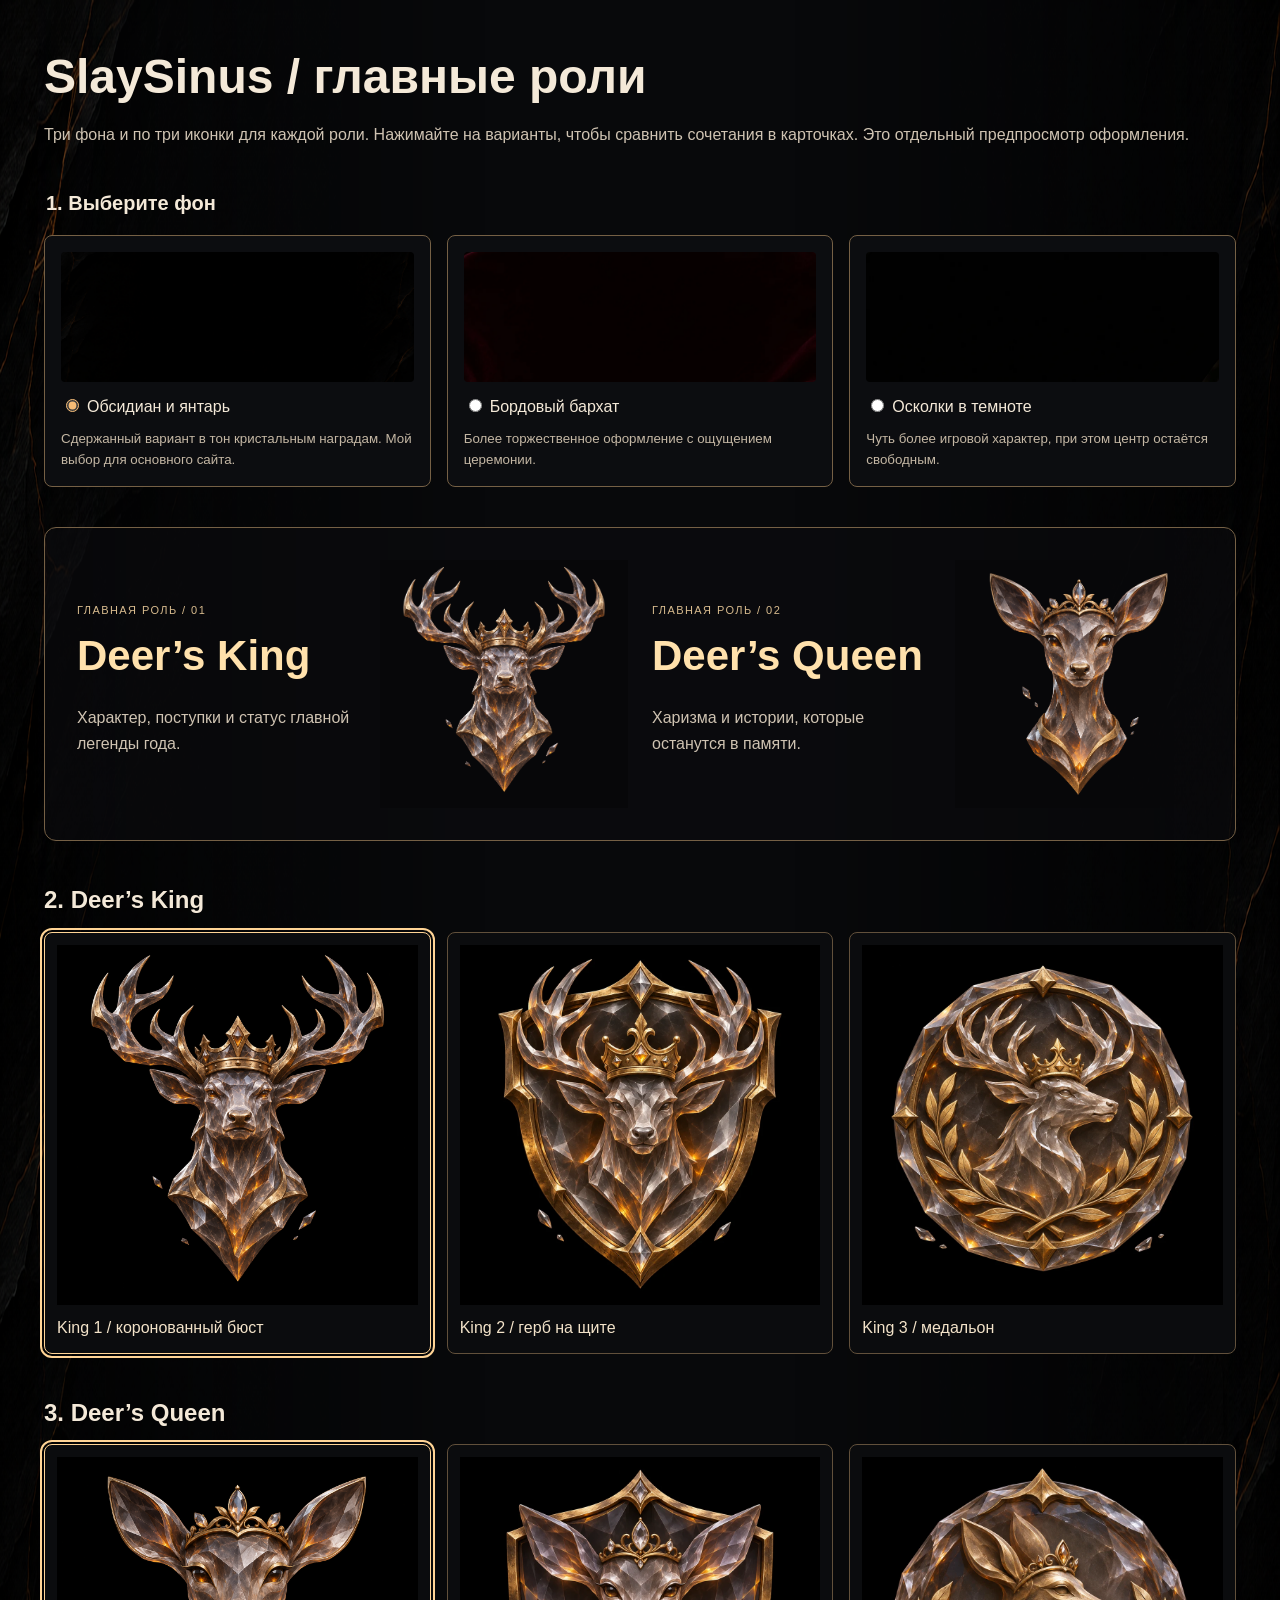
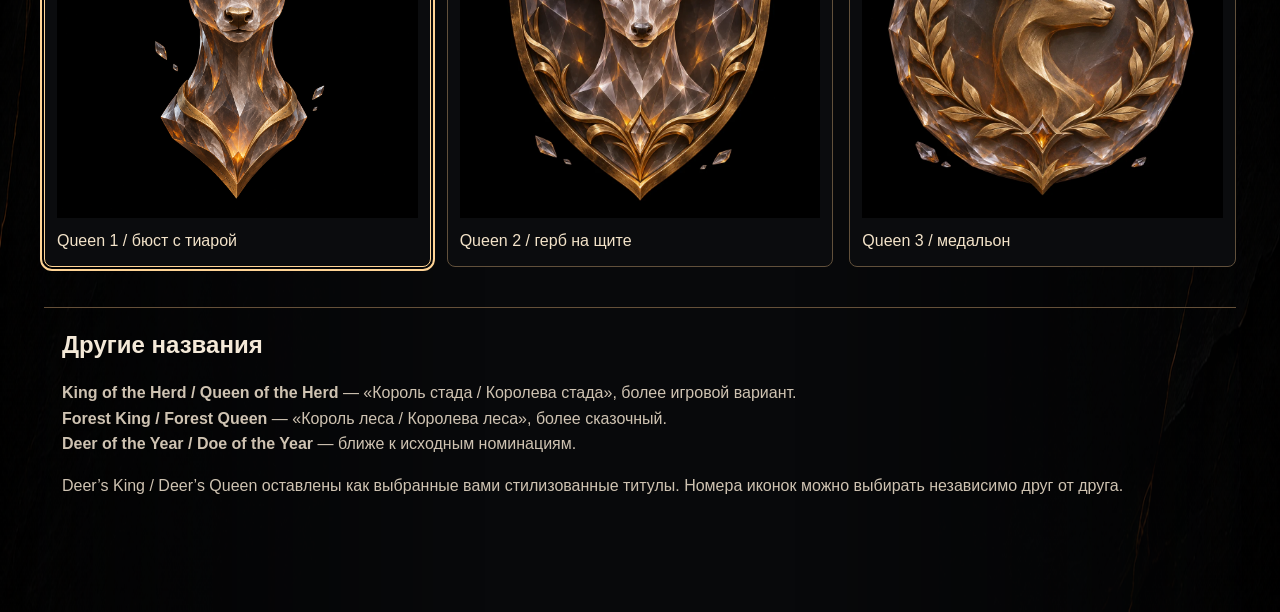
<file: slaysinus/materials/royal-options/index.html>
<!doctype html>
<html lang="ru"><head><meta charset="utf-8"><meta name="viewport" content="width=device-width,initial-scale=1"><title>SlaySinus — варианты оформления</title>
<style>
*{box-sizing:border-box}body{margin:0;color:#f4e9d8;background:linear-gradient(#08090b99,#08090bcc),var(--paper) center top/cover fixed,#08090b;font-family:Arial,sans-serif;line-height:1.6}main{max-width:1240px;margin:auto;padding:48px 24px 80px}h1{font-size:clamp(28px,5vw,48px);line-height:1.2;margin:0 0 16px}h2{font-size:24px;margin:0 0 12px}p{color:#cfc3b2}fieldset{border:0;padding:0;margin:40px 0}legend{font-size:20px;font-weight:700;margin-bottom:16px}.backgrounds,.icons{display:grid;grid-template-columns:repeat(3,minmax(0,1fr));gap:16px}.background{display:block;padding:16px;border:1px solid #756045;border-radius:8px;background:#0c0d10;cursor:pointer}.background img{display:block;width:100%;height:130px;object-fit:cover;margin-bottom:12px;border-radius:4px}.background input{accent-color:#f5bb76;margin-right:8px}.background small{display:block;color:#c4b7a4;margin-top:8px}.pair{display:grid;grid-template-columns:1fr 1fr;gap:24px;margin:40px 0;padding:32px;border:1px solid #756045;border-radius:12px;background:#0c0d1099}.role{min-width:0;display:grid;grid-template-columns:1fr 45%;align-items:center;gap:16px}.role h2{font-size:clamp(25px,3.5vw,42px);color:#ffe1ac}.role img{width:100%;aspect-ratio:1;object-fit:contain;mix-blend-mode:screen}.role span{font-size:11px;text-transform:uppercase;letter-spacing:.13em;color:#d9bc8f}.icon-option{display:block;width:100%;border:1px solid #61503b;border-radius:8px;background:#0b0c0e;color:#f3e3c9;padding:12px;text-align:left;cursor:pointer;font:inherit}.icon-option img{display:block;width:100%;aspect-ratio:1;object-fit:contain}.icon-option[aria-pressed=true]{border-color:#ffd495;outline:2px solid #ffd495;outline-offset:2px}.icon-option span{display:block;margin-top:10px}button:focus-visible,input:focus-visible,a:focus-visible{outline:3px solid #ffce8a;outline-offset:4px}.download{color:#efc18a}.note{padding:18px;border-top:1px solid #655039;margin-top:40px}section{margin-top:40px}@media(max-width:600px){main{padding:32px 20px}.backgrounds{grid-template-columns:1fr}.pair{grid-template-columns:1fr;padding:20px;gap:24px}.icons{gap:8px}.icon-option{padding:6px;font-size:12px}.role h2{font-size:30px}.background img{height:140px}}
</style><style>body{background:#08090b;isolation:isolate}body::before{content:"";position:fixed;inset:0;z-index:-1;pointer-events:none;background:linear-gradient(#08090b1a,#08090b33),var(--paper) center/100% 100% no-repeat;filter:brightness(3.5) saturate(1.18)}.background img{filter:brightness(3.5) saturate(1.18)}</style><style>body{position:relative;min-height:100vh}body::before{position:absolute;background:var(--paper) center top/100% 100% no-repeat;filter:brightness(1.65);-webkit-mask-image:linear-gradient(to right,#000,rgba(0,0,0,.4) 20%,transparent 38%,transparent 62%,rgba(0,0,0,.4) 80%,#000);mask-image:linear-gradient(to right,#000,rgba(0,0,0,.4) 20%,transparent 38%,transparent 62%,rgba(0,0,0,.4) 80%,#000)}.background img{filter:brightness(1.65)}</style><style>body::before,.background img{filter:none!important}</style></head><body><main>
<h1>SlaySinus / главные роли</h1><p>Три фона и по три иконки для каждой роли. Нажимайте на варианты, чтобы сравнить сочетания в карточках. Это отдельный предпросмотр оформления.</p>
<fieldset><legend>1. Выберите фон</legend><div class="backgrounds">
<label class="background"><img src="../../site/assets/design-options/background-stone-upscaled-4x.webp" alt="Тёмный камень с янтарными прожилками"><input name="background" type="radio" value="stone" checked>Обсидиан и янтарь<small>Сдержанный вариант в тон кристальным наградам. Мой выбор для основного сайта.</small></label>
<label class="background"><img src="../../site/assets/design-options/background-burgundy.webp" alt="Тёмная бордовая ткань"><input name="background" type="radio" value="burgundy">Бордовый бархат<small>Более торжественное оформление с ощущением церемонии.</small></label>
<label class="background"><img src="../../site/assets/design-options/background-shards.webp" alt="Редкие кристальные осколки на чёрном фоне"><input name="background" type="radio" value="shards">Осколки в темноте<small>Чуть более игровой характер, при этом центр остаётся свободным.</small></label>
</div></fieldset>
<div class="pair" aria-label="Предпросмотр главных ролей"><article class="role"><div><span>Главная роль / 01</span><h2>Deer’s King</h2><p>Характер, поступки и статус главной легенды года.</p></div><img id="king-preview" src="../../site/assets/design-options/king-1-hq.webp" alt="Иконка Deer’s King"></article><article class="role"><div><span>Главная роль / 02</span><h2>Deer’s Queen</h2><p>Харизма и истории, которые останутся в памяти.</p></div><img id="queen-preview" src="../../site/assets/design-options/queen-1-hq.webp" alt="Иконка Deer’s Queen"></article></div>
<section aria-labelledby="king-title"><h2 id="king-title">2. Deer’s King</h2><div class="icons">
<button class="icon-option" data-role="king" data-variant="1" aria-pressed="true"><img src="../../site/assets/design-options/king-1-hq.webp" alt=""><span>King 1 / коронованный бюст</span></button>
<button class="icon-option" data-role="king" data-variant="2" aria-pressed="false"><img src="../../site/assets/design-options/king-2.webp" alt=""><span>King 2 / герб на щите</span></button>
<button class="icon-option" data-role="king" data-variant="3" aria-pressed="false"><img src="../../site/assets/design-options/king-3.webp" alt=""><span>King 3 / медальон</span></button>
</div></section>
<section aria-labelledby="queen-title"><h2 id="queen-title">3. Deer’s Queen</h2><div class="icons">
<button class="icon-option" data-role="queen" data-variant="1" aria-pressed="true"><img src="../../site/assets/design-options/queen-1-hq.webp" alt=""><span>Queen 1 / бюст с тиарой</span></button>
<button class="icon-option" data-role="queen" data-variant="2" aria-pressed="false"><img src="../../site/assets/design-options/queen-2.webp" alt=""><span>Queen 2 / герб на щите</span></button>
<button class="icon-option" data-role="queen" data-variant="3" aria-pressed="false"><img src="../../site/assets/design-options/queen-3.webp" alt=""><span>Queen 3 / медальон</span></button>
</div></section>
<div class="note"><h2>Другие названия</h2><p><strong>King of the Herd / Queen of the Herd</strong> — «Король стада / Королева стада», более игровой вариант.<br><strong>Forest King / Forest Queen</strong> — «Король леса / Королева леса», более сказочный.<br><strong>Deer of the Year / Doe of the Year</strong> — ближе к исходным номинациям.</p><p>Deer’s King / Deer’s Queen оставлены как выбранные вами стилизованные титулы. Номера иконок можно выбирать независимо друг от друга.</p></div>
</main><script>
const root='../../site/assets/design-options/';
function background(value){document.body.style.setProperty('--paper',`url("${root}${value==='stone'?'background-stone-upscaled-4x.webp':`background-${value}.webp`}")`)}
background('stone');
document.querySelectorAll('[name=background]').forEach(input=>input.addEventListener('change',()=>background(input.value)));
document.querySelectorAll('[data-role]').forEach(button=>button.addEventListener('click',()=>{const role=button.dataset.role;document.querySelectorAll(`[data-role=${role}]`).forEach(b=>b.setAttribute('aria-pressed',String(b===button)));document.getElementById(role+'-preview').src=`${root}${role}-${button.dataset.variant}${button.dataset.variant==='1'?'-hq':''}.webp`;}));
</script></body></html>
</file>
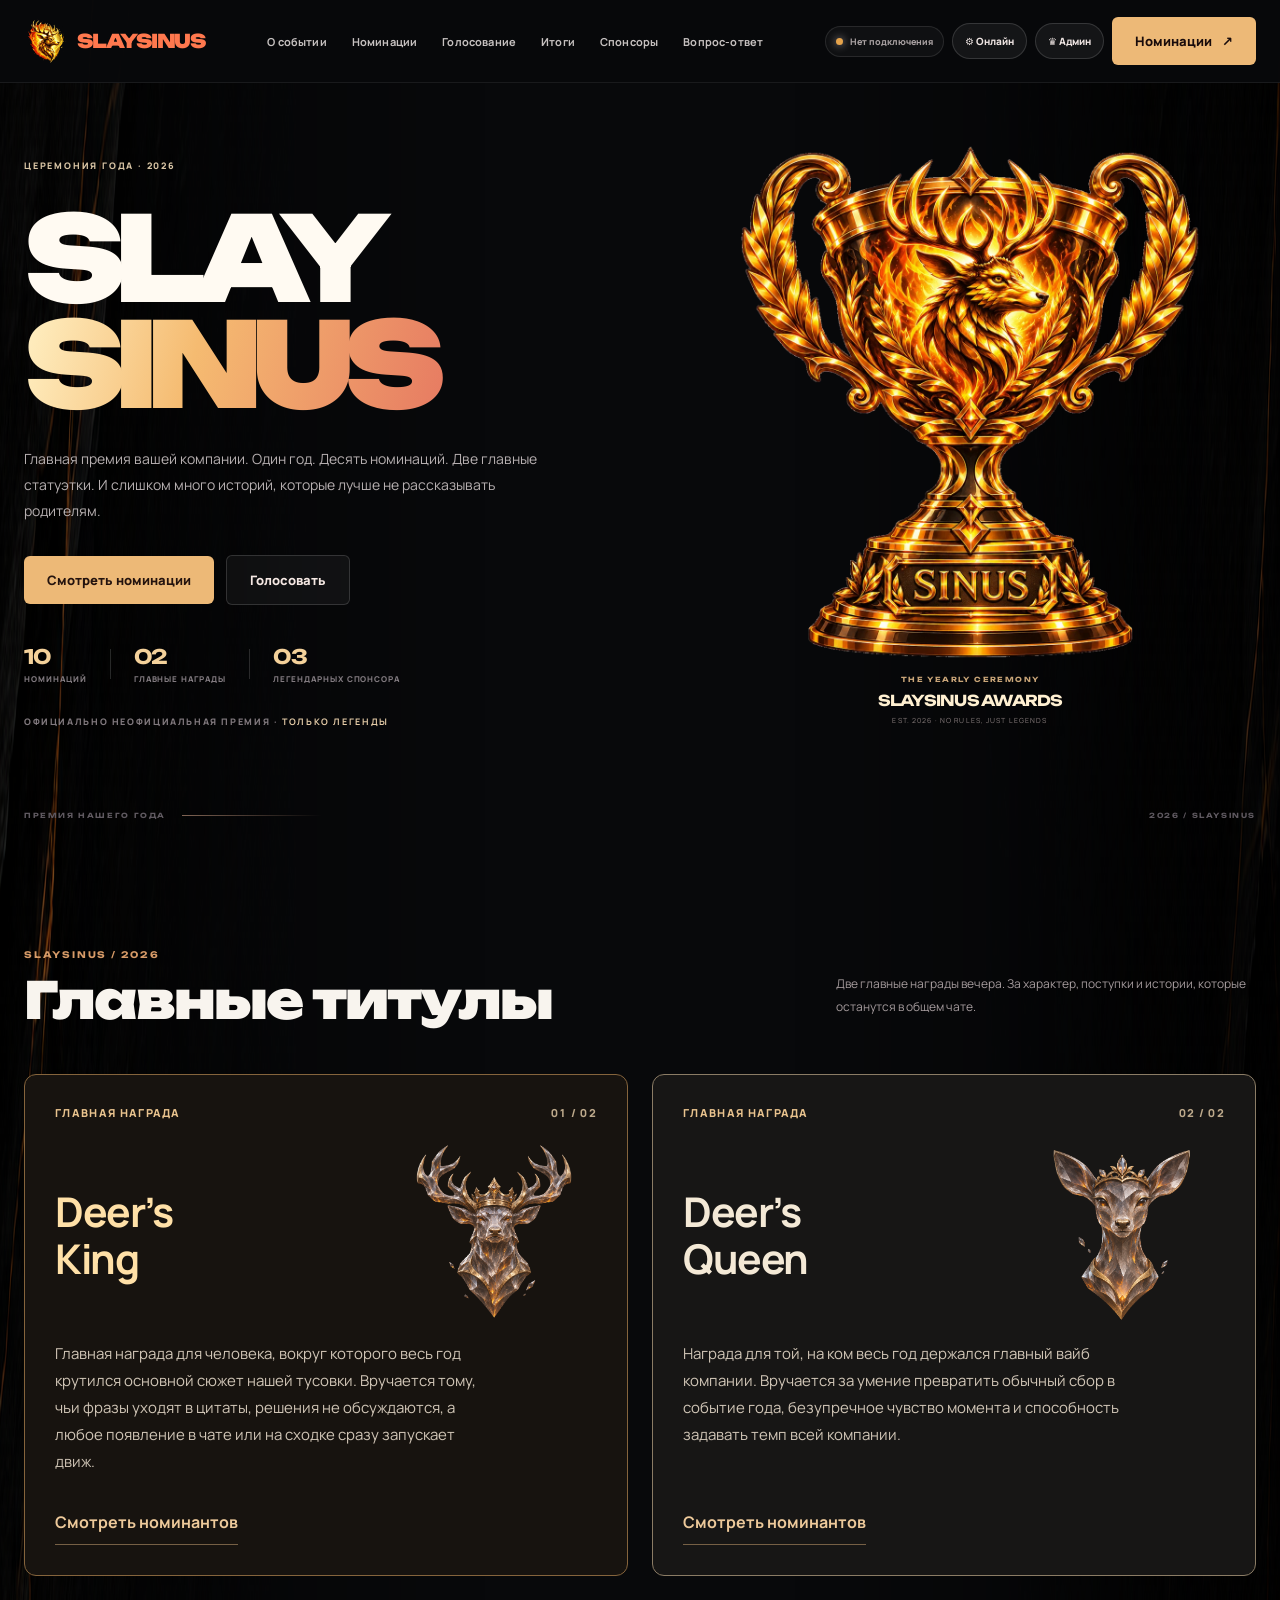
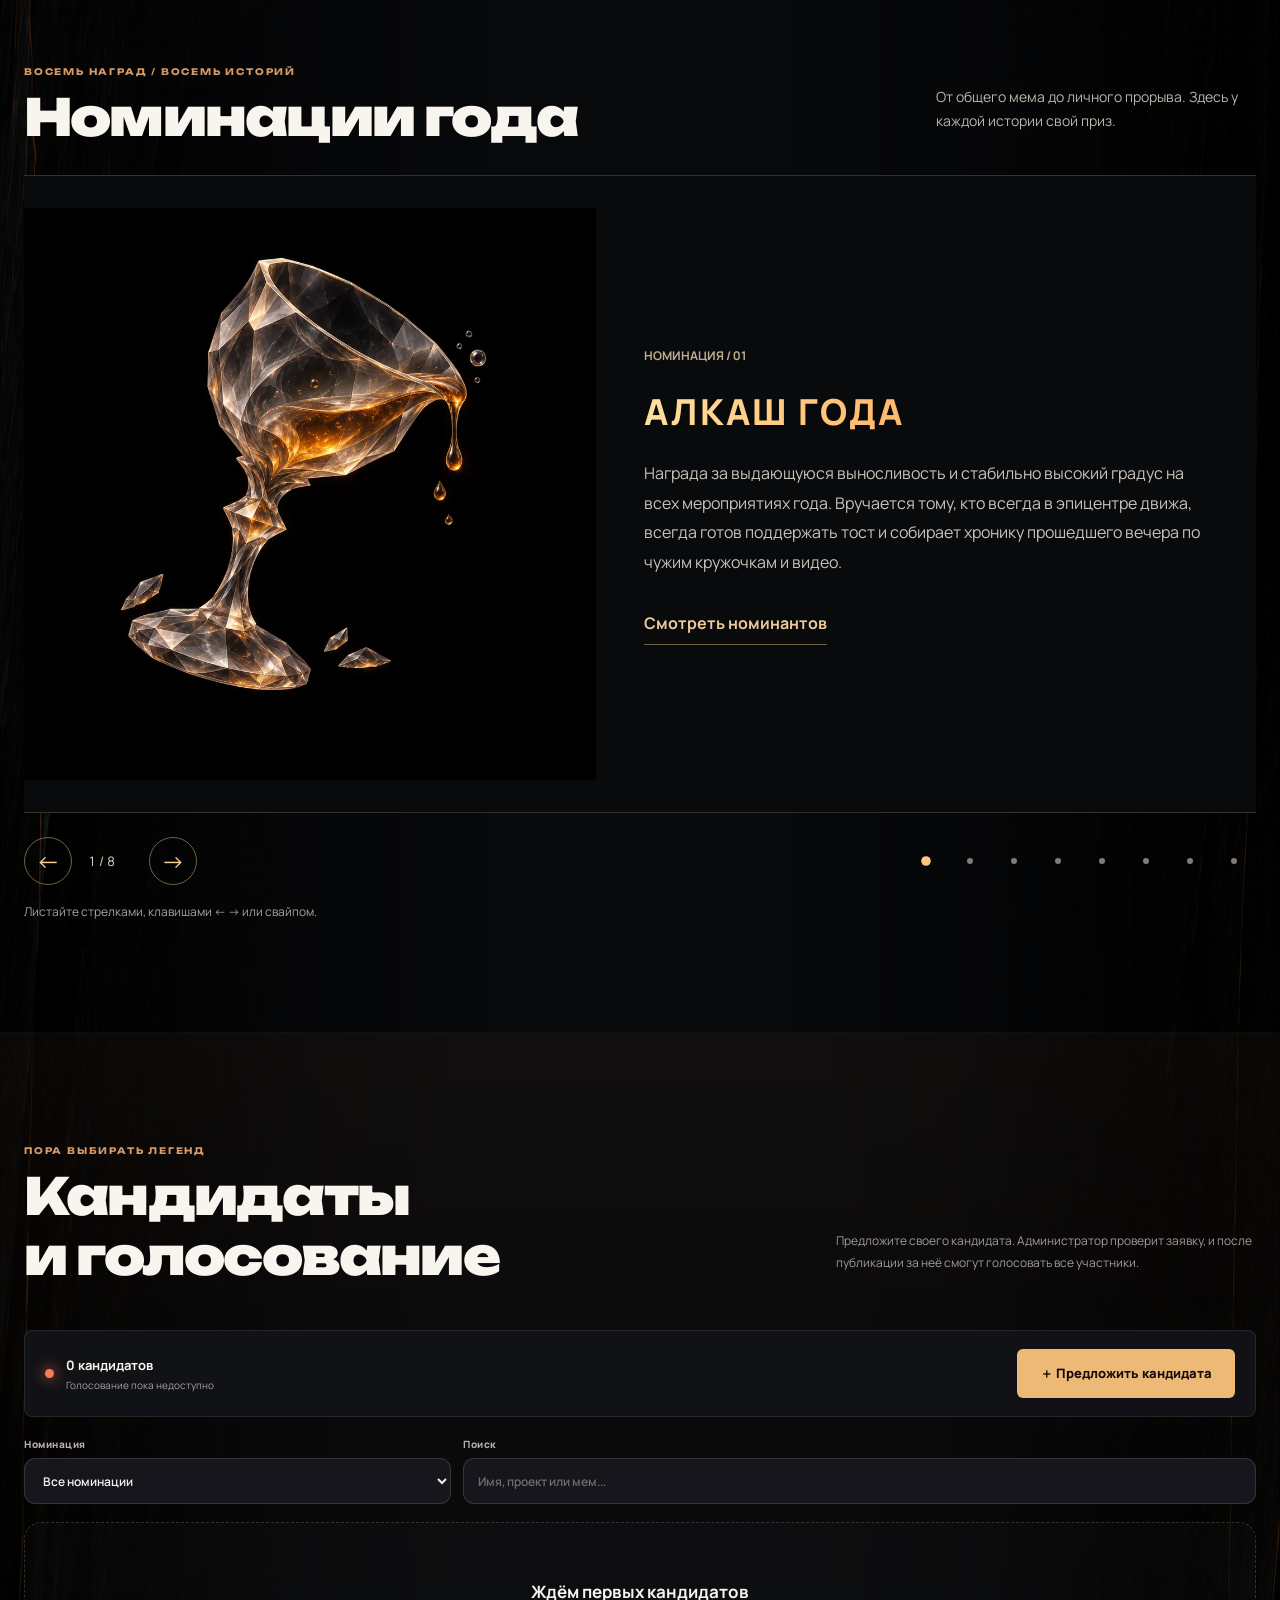
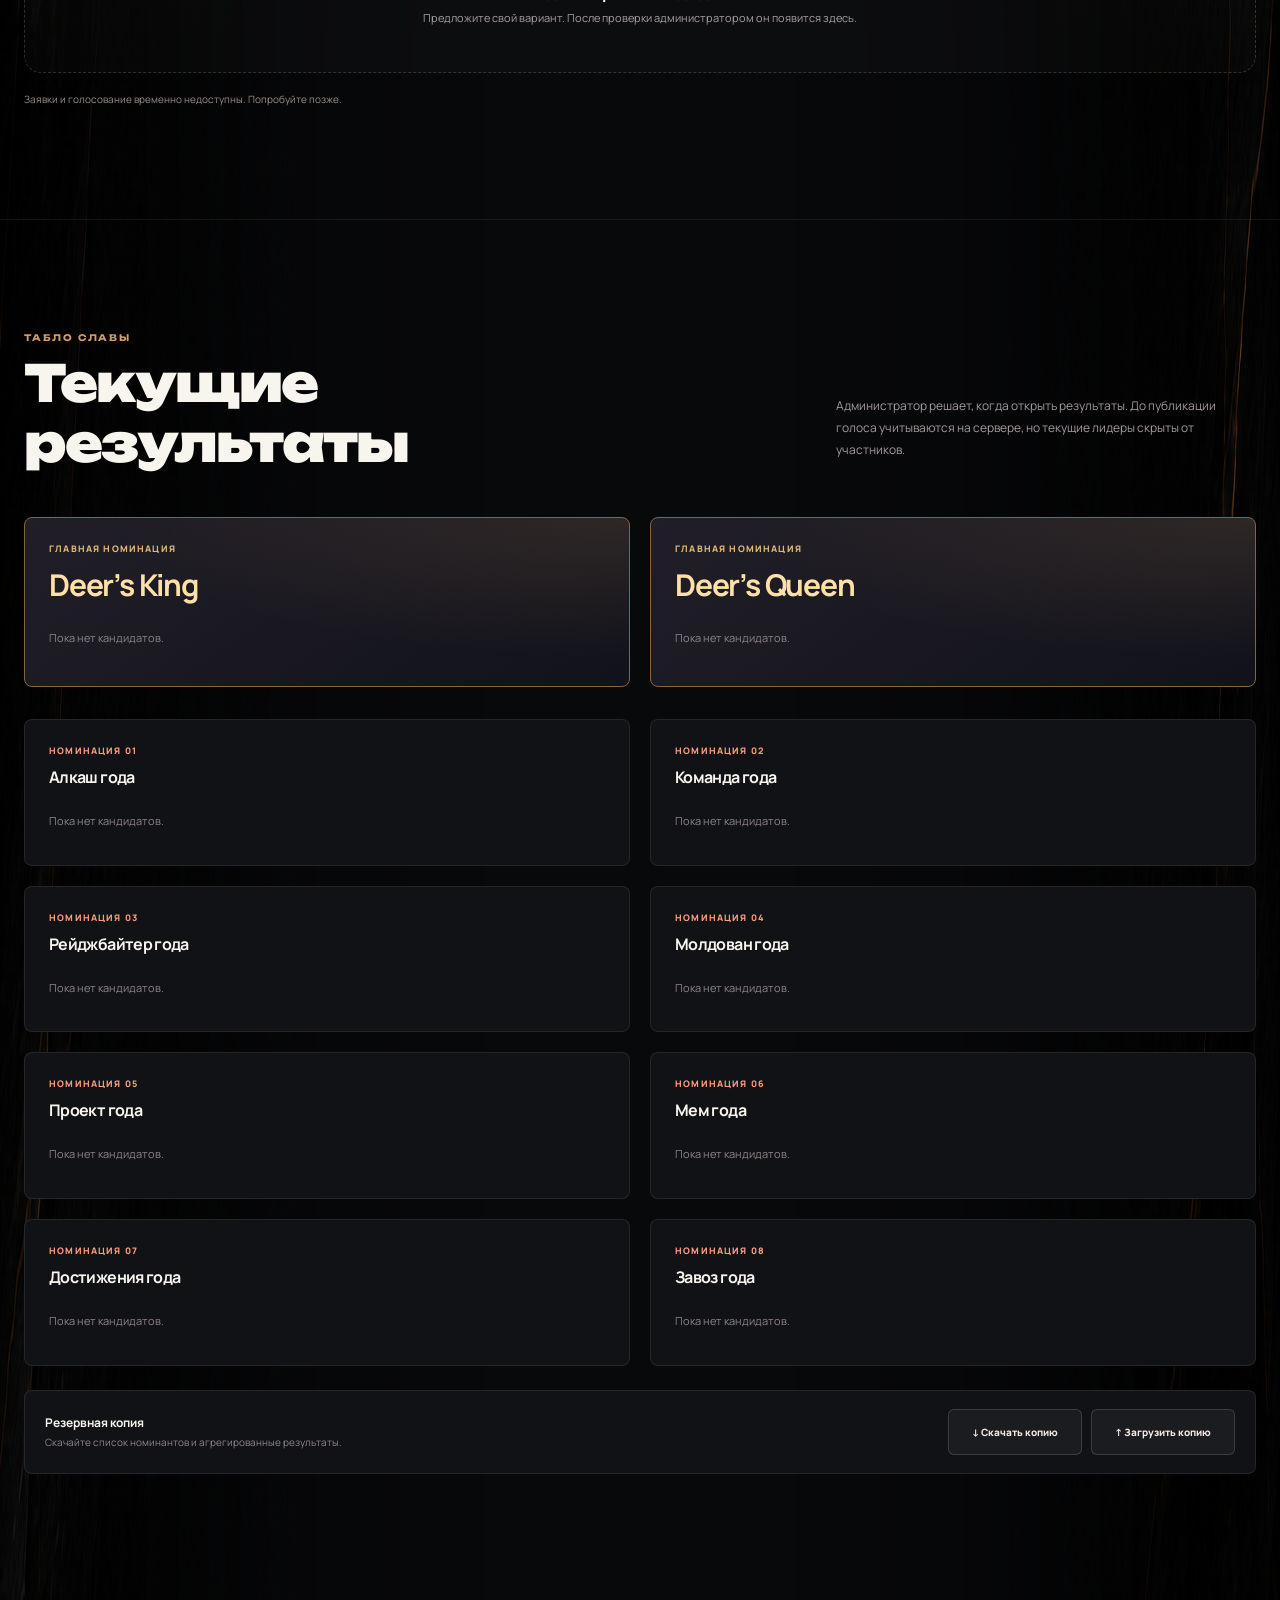
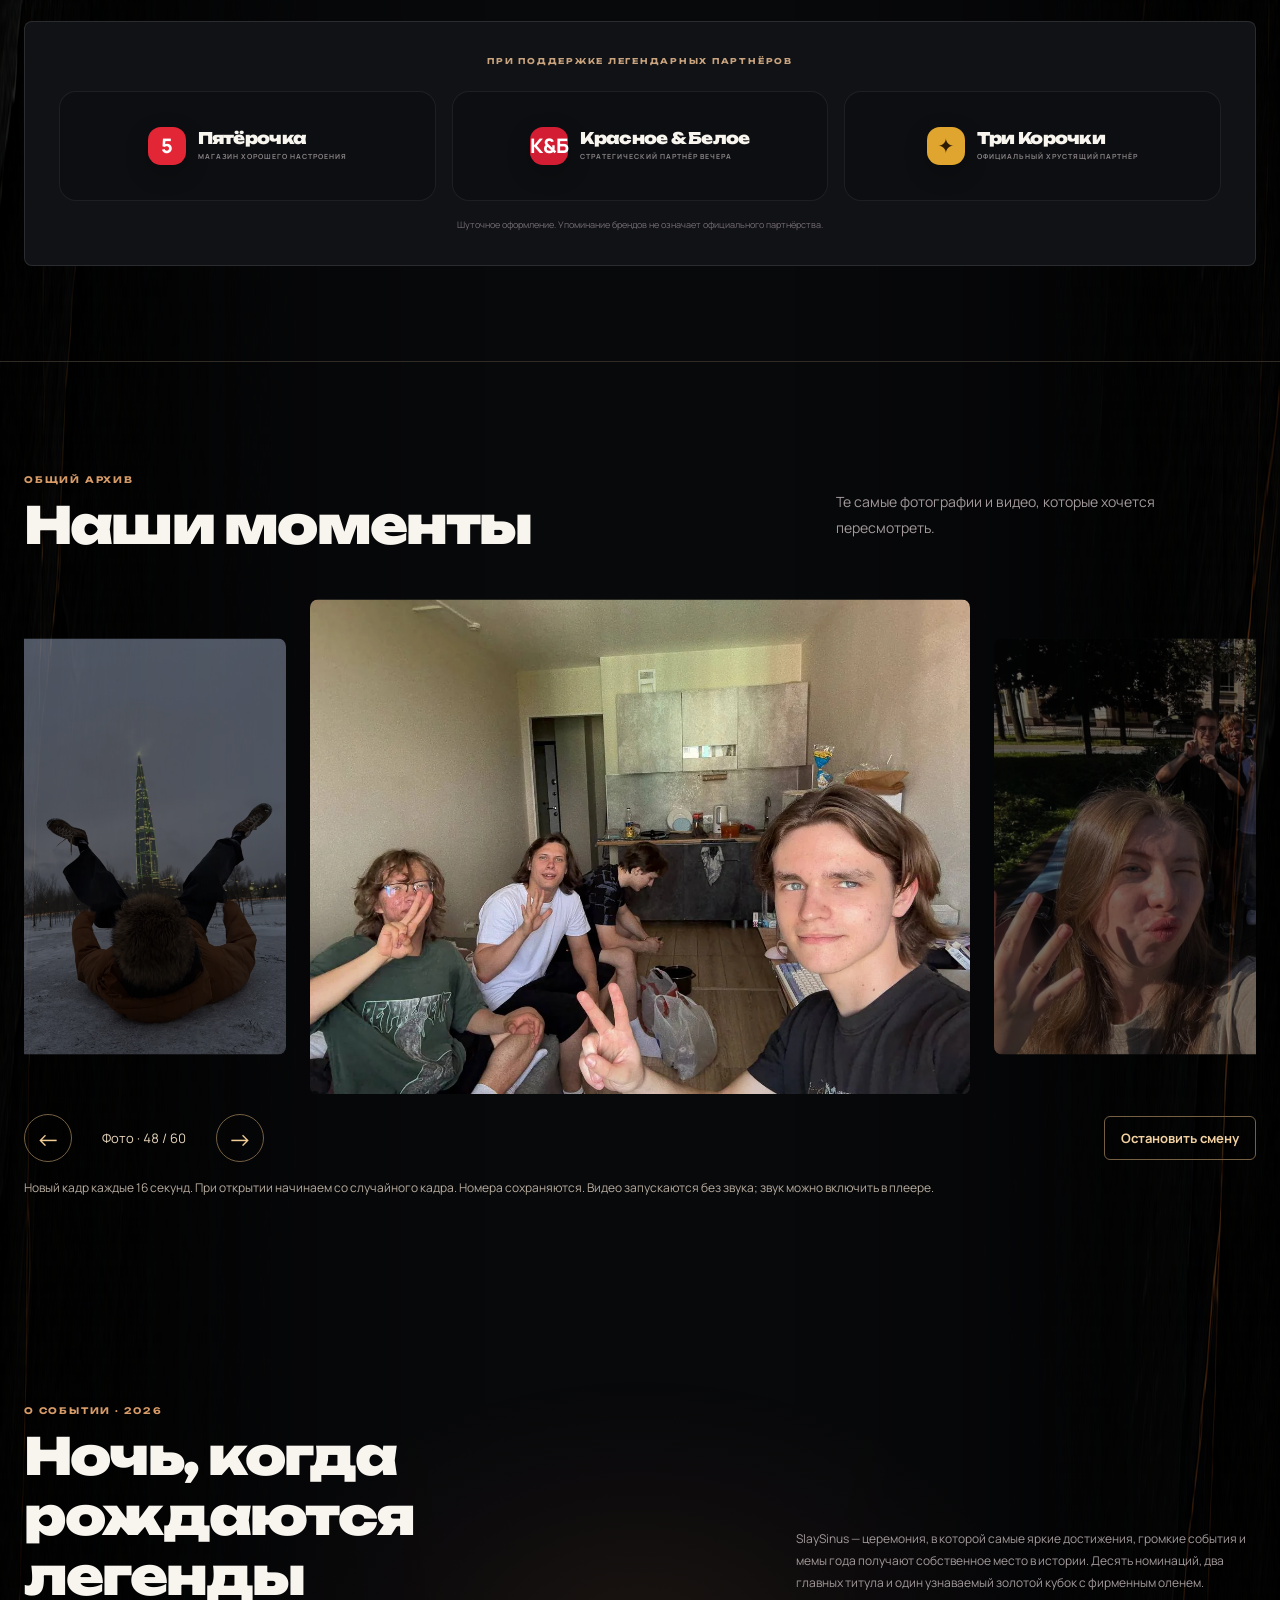
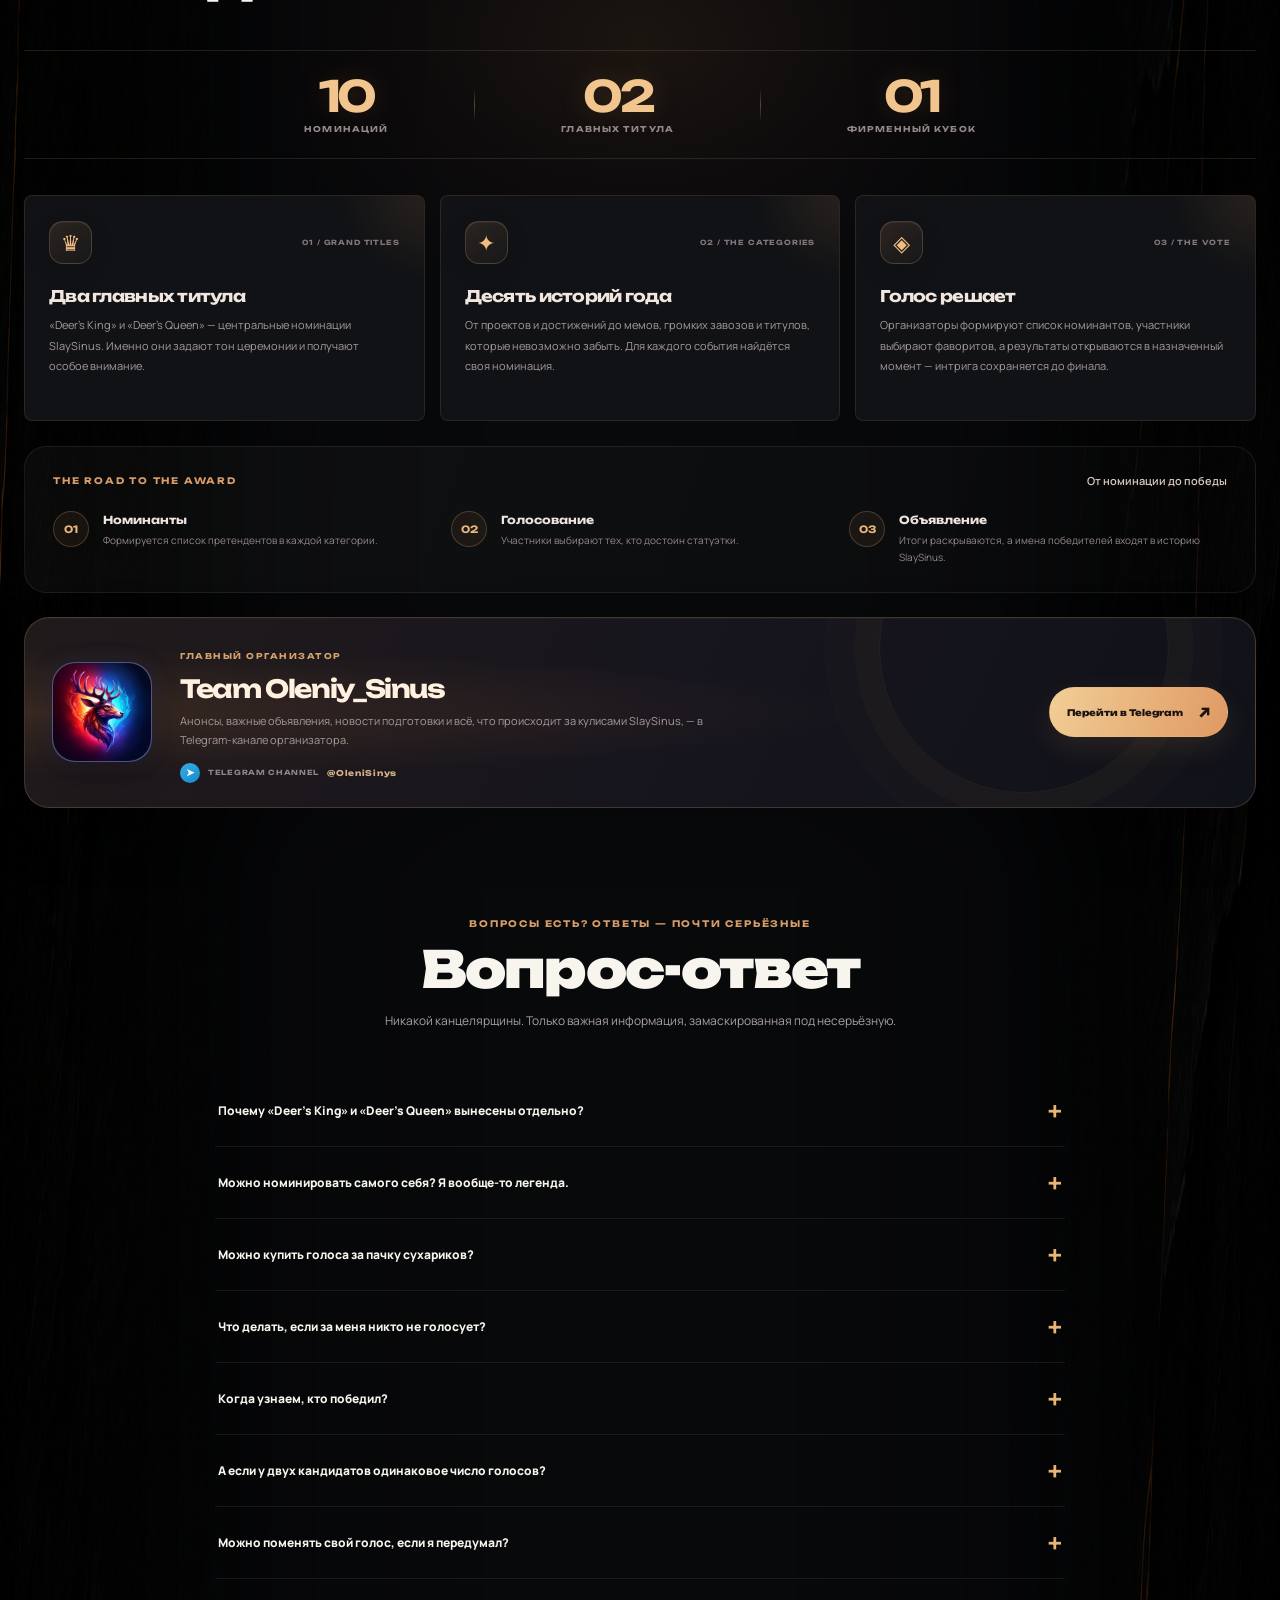
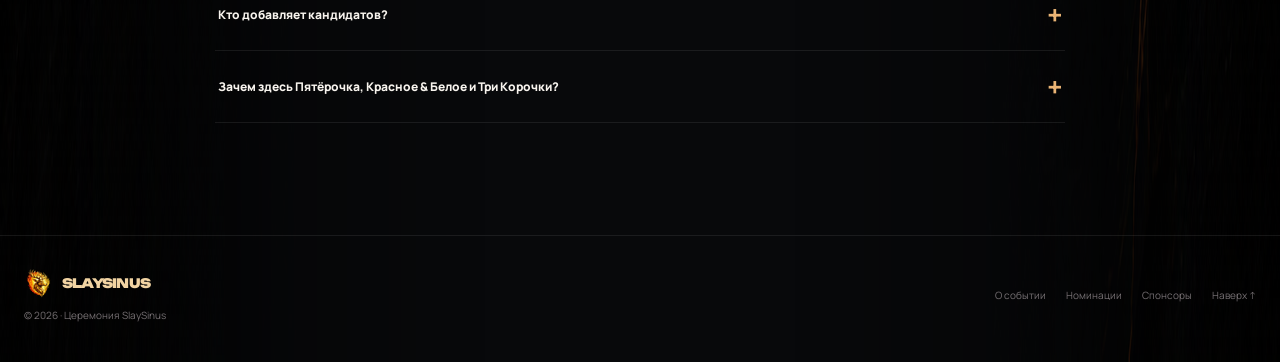
<file: slaysinus/archives/slaysinus_v11.html>
<!DOCTYPE html>
<html lang="ru">
<head>
  <meta charset="UTF-8" />
  <meta name="viewport" content="width=device-width, initial-scale=1.0" />
  <meta name="theme-color" content="#09090d" />
  <meta name="description" content="SlaySinus — главная премия вашей компании. Легенды, мемы и сомнительные достижения года." />
  <meta name="apple-mobile-web-app-title" content="SlaySinus" />
  <title>SlaySinus 2026 — премия года</title>
  <link rel="icon" type="image/png" href="../site/assets/slaysinus-favicon.png" />
  <style>
    @import url('https://fonts.googleapis.com/css2?family=Manrope:wght@400;500;600;700;800;900&display=swap');

    :root {
      --bg: #09090d;
      --panel: #121218;
      --panel-2: #191920;
      --text: #f7f4f1;
      --muted: #a5a0a0;
      --orange: #ff633d;
      --orange-2: #ff9c45;
      --pink: #ff3d72;
      --line: rgba(255,255,255,.11);
      --max: 1180px;
    }

    * { box-sizing: border-box; }
    html { scroll-behavior: smooth; }
    body {
      margin: 0;
      color: var(--text);
      background:
        radial-gradient(ellipse at 50% -20%, rgba(255,83,54,.13), transparent 48%),
        var(--bg);
      font-family: 'Manrope', system-ui, -apple-system, BlinkMacSystemFont, 'Segoe UI', sans-serif;
      overflow-x: hidden;
    }
    a { color: inherit; text-decoration: none; }
    button { font: inherit; }
    .wrap { width: min(var(--max), calc(100% - 48px)); margin: 0 auto; }

    .topbar {
      position: sticky; top: 0; z-index: 20;
      background: rgba(9,9,13,.78);
      border-bottom: 1px solid rgba(255,255,255,.07);
      backdrop-filter: blur(18px);
    }
    .nav { height: 78px; display: flex; align-items: center; justify-content: space-between; gap: 28px; }
    .brand { display: inline-flex; align-items: center; gap: 10px; font-weight: 900; letter-spacing: -.07em; font-size: 25px; white-space: nowrap; }
    .brand-mark {
      width: 31px; height: 31px; display: grid; place-items: center;
      border-radius: 10px; color: #160b0b; font-size: 17px;
      background: linear-gradient(135deg, #ffb15b, #ff4b54 65%, #fa307b);
      box-shadow: 0 0 24px rgba(255,83,61,.35);
      transform: rotate(-8deg);
    }
    .brand span:last-child { color: #ff784e; }
    .nav-links { display: flex; align-items: center; gap: 30px; color: #c6c1c0; font-size: 13px; font-weight: 700; }
    .nav-links a { transition: color .2s; }
    .nav-links a:hover { color: white; }
    .nav-cta, .button {
      border: 0; cursor: pointer; display: inline-flex; align-items: center; justify-content: center;
      gap: 10px; color: #180b0b; font-size: 13px; font-weight: 900;
      padding: 14px 20px; border-radius: 12px;
      background: linear-gradient(100deg, #ffb057, #ff6746 60%, #ff4770);
      box-shadow: 0 8px 28px rgba(255,89,61,.18);
      transition: transform .2s, filter .2s, box-shadow .2s;
    }
    .nav-cta:hover, .button:hover { transform: translateY(-2px); filter: brightness(1.08); box-shadow: 0 12px 34px rgba(255,89,61,.28); }

    .hero { min-height: 680px; position: relative; display: grid; align-items: center; isolation: isolate; overflow: hidden; }
    .hero::before {
      content: ''; position: absolute; z-index: -2; inset: 0;
      background:
        radial-gradient(ellipse at 51% 47%, rgba(255,85,40,.34), transparent 24%),
        radial-gradient(ellipse at 50% 100%, rgba(255,35,88,.12), transparent 50%),
        linear-gradient(180deg, rgba(9,9,13,0) 0%, #09090d 100%);
    }
    .hero::after {
      content: ''; position: absolute; z-index: -1; inset: 0; opacity: .25;
      background-image: linear-gradient(rgba(255,255,255,.035) 1px, transparent 1px), linear-gradient(90deg, rgba(255,255,255,.035) 1px, transparent 1px);
      background-size: 64px 64px;
      mask-image: linear-gradient(to bottom, black, transparent 88%);
    }
    .hero-content { text-align: center; padding: 78px 0 110px; position: relative; }
    .eyebrow {
      display: inline-flex; align-items: center; gap: 9px; padding: 8px 13px;
      color: #ffd6c9; font-weight: 800; font-size: 10px; letter-spacing: .18em; text-transform: uppercase;
      border: 1px solid rgba(255,140,98,.32); border-radius: 99px;
      background: rgba(255,93,64,.08); box-shadow: 0 0 30px rgba(255,89,61,.09);
    }
    .eyebrow-dot { width: 7px; height: 7px; background: #ff7048; border-radius: 50%; box-shadow: 0 0 12px #ff7048; }
    h1 { margin: 25px 0 0; font-size: clamp(64px, 12vw, 142px); line-height: .83; letter-spacing: -.095em; font-weight: 900; text-transform: uppercase; }
    h1 .slay { display: block; color: #fff7f2; text-shadow: 0 6px 50px rgba(255,255,255,.12); }
    h1 .sinus {
      display: block; padding-right: .08em;
      background: linear-gradient(100deg, #ffb653 10%, #ff6544 48%, #ff3e76 90%);
      -webkit-background-clip: text; background-clip: text; color: transparent;
      filter: drop-shadow(0 5px 30px rgba(255,74,76,.24));
    }
    .hero-subtitle { max-width: 570px; margin: 28px auto 0; color: #bcb4b2; font-size: clamp(14px, 2vw, 17px); line-height: 1.7; }
    .hero-actions { display: flex; justify-content: center; align-items: center; gap: 14px; flex-wrap: wrap; margin-top: 32px; }
    .button.secondary { color: #f5e8e3; background: rgba(255,255,255,.06); border: 1px solid rgba(255,255,255,.16); box-shadow: none; }
    .hero-date { margin-top: 38px; color: #807978; font-size: 10px; font-weight: 800; letter-spacing: .2em; text-transform: uppercase; }
    .hero-date strong { color: #e7d6ce; }

    .award-art { position: absolute; top: 49%; left: 50%; width: 380px; height: 380px; transform: translate(-50%,-50%); z-index: -1; pointer-events: none; opacity: .75; }
    .aura { position: absolute; inset: 13%; border-radius: 50%; background: #ff603a; filter: blur(75px); opacity: .22; }
    .ring { position: absolute; inset: 8%; border: 1px solid rgba(255,171,119,.25); border-radius: 50%; transform: rotateX(68deg) rotateZ(-17deg); box-shadow: 0 0 40px rgba(255,90,61,.1), inset 0 0 35px rgba(255,90,61,.08); }
    .ring.r2 { inset: 18%; transform: rotateX(68deg) rotateZ(36deg); border-color: rgba(255,72,104,.23); }
    .trophy {
      position: absolute; left: 50%; top: 42%; transform: translate(-50%,-50%) rotate(45deg);
      width: 125px; height: 125px; border-radius: 24px 40px 24px 40px;
      background: linear-gradient(135deg, #ffe0a0 0%, #ff9f43 24%, #e63c31 58%, #7c1937 100%);
      box-shadow: 18px 22px 60px rgba(255,61,53,.35), inset 8px 8px 18px rgba(255,255,255,.48), inset -12px -12px 20px rgba(45,0,18,.3);
      clip-path: polygon(50% 0, 100% 50%, 50% 100%, 0 50%);
    }
    .trophy::after { content:''; position:absolute; inset:22px; border:2px solid rgba(255,238,196,.65); clip-path:polygon(50% 0,100% 50%,50% 100%,0 50%); }
    .spark { position: absolute; color: #ffd49d; text-shadow: 0 0 18px #ff6a42; font-size: 23px; }
    .s1 { top: 22%; left: 20%; } .s2 { right: 17%; top: 30%; font-size: 15px; } .s3 { left: 25%; bottom: 19%; font-size: 13px; }

    .section { padding: 96px 0; }
    .section-head { display: flex; align-items: end; justify-content: space-between; gap: 30px; margin-bottom: 34px; }
    .kicker { color: #ff855f; font-size: 10px; letter-spacing: .2em; text-transform: uppercase; font-weight: 900; }
    h2 { margin: 10px 0 0; font-size: clamp(34px, 5vw, 56px); line-height: .98; letter-spacing: -.065em; font-weight: 900; }
    .section-desc { max-width: 390px; color: var(--muted); font-size: 13px; line-height: 1.7; }

    .sponsors-section { padding: 35px 0 95px; }
    .sponsor-shell { padding: 34px; border:1px solid var(--line); border-radius:22px; background:linear-gradient(120deg, rgba(255,255,255,.045), rgba(255,255,255,.015)); }
    .sponsor-title { text-align:center; color:#898182; font-size:10px; font-weight:900; letter-spacing:.22em; text-transform:uppercase; }
    .sponsor-list { display:grid; grid-template-columns:repeat(3,1fr); gap:16px; margin-top:25px; }
    .sponsor { min-height:100px; display:flex; justify-content:center; align-items:center; gap:12px; padding:18px; border-radius:15px; background:rgba(0,0,0,.24); border:1px solid rgba(255,255,255,.07); }
    .sponsor-symbol { width:38px; height:38px; display:grid; place-items:center; flex:none; border-radius:11px; font-size:20px; font-weight:900; color:white; background:rgba(255,255,255,.09); }
    .sponsor-name { font-weight:900; line-height:1.05; letter-spacing:-.045em; font-size:clamp(14px,2vw,20px); }
    .sponsor-name small { display:block; margin-top:5px; color:#888184; font-size:8px; letter-spacing:.13em; text-transform:uppercase; }
    .sponsor.pyat .sponsor-symbol { background:#e32636; }
    .sponsor.kb .sponsor-symbol { background:#d21d32; }
    .sponsor.croutons .sponsor-symbol { background:#e0a52e; color:#2d1b06; }
    .sponsor-note { margin:17px 0 0; color:#777174; text-align:center; font-size:10px; line-height:1.5; }

    .about-grid { display:grid; grid-template-columns:1fr 1fr; gap:18px; }
    .about-card { padding:28px; border-radius:18px; border:1px solid var(--line); background:var(--panel); }
    .about-card .big { font-size:32px; }
    .about-card h3 { margin:17px 0 8px; font-size:18px; letter-spacing:-.04em; }
    .about-card p { margin:0; color:var(--muted); font-size:12px; line-height:1.7; }

    .faq-intro { max-width:600px; margin:12px auto 0; color:var(--muted); font-size:12px; line-height:1.7; }
  .faq { max-width:850px; margin:0 auto; }
    .faq details { border-bottom:1px solid var(--line); }
    .faq summary { list-style:none; cursor:pointer; padding:22px 3px; display:flex; align-items:center; justify-content:space-between; gap:20px; font-weight:800; font-size:14px; }
    .faq summary::-webkit-details-marker { display:none; }
    .faq summary::after { content:'+'; color:#ff805d; font-size:22px; font-weight:500; transition:transform .2s; }
    .faq details[open] summary::after { transform:rotate(45deg); }
    .faq details p { margin:0; padding:0 40px 22px 3px; color:var(--muted); font-size:12px; line-height:1.7; }

    footer { border-top:1px solid var(--line); padding:32px 0 40px; color:#777174; font-size:10px; }
    .footer-inner { display:flex; justify-content:space-between; align-items:center; gap:20px; }
    .footer-brand { color:#e8dfdc; font-size:16px; font-weight:900; letter-spacing:-.06em; }
    .footer-links { display:flex; gap:20px; }
    .footer-links a:hover { color:white; } button:focus-visible, a:focus-visible, input:focus-visible, select:focus-visible, textarea:focus-visible { outline:2px solid #ff9b70; outline-offset:3px; }
    .voting-section { padding-top:65px; background:linear-gradient(180deg, rgba(255,93,64,.035), transparent 75%); }
    .voting-toolbar { display:flex; justify-content:space-between; align-items:center; gap:18px; padding:18px 20px; margin-bottom:20px; border:1px solid var(--line); border-radius:16px; background:rgba(255,255,255,.035); }
    .voting-note { display:flex; align-items:center; gap:12px; }
    .voting-note strong, .voting-note small { display:block; }
    .voting-note strong { font-size:13px; }
    .voting-note small { margin-top:4px; color:var(--muted); font-size:10px; }
    .live-dot { width:9px; height:9px; flex:none; border-radius:50%; background:#ff7955; box-shadow:0 0 14px #ff7955; }
    .candidate-controls { display:grid; grid-template-columns:minmax(220px, .7fr) minmax(240px, 1.3fr); gap:12px; margin:0 0 18px; }
    .control-field, .form-field { display:flex; flex-direction:column; gap:7px; color:#b8afb0; font-size:10px; font-weight:800; letter-spacing:.05em; }
    .control-field input, .control-field select, .form-field input:not([type=file]), .form-field select, .form-field textarea { width:100%; min-height:46px; padding:12px 14px; border:1px solid rgba(255,255,255,.13); border-radius:11px; color:#f7f0ed; background:#17161d; font:600 12px 'Manrope',sans-serif; outline:none; }
    .control-field input::placeholder, .form-field input::placeholder, .form-field textarea::placeholder { color:#716b70; }
    .control-field select, .form-field select { color-scheme:dark; }
    .candidate-grid { display:grid; grid-template-columns:repeat(3,1fr); gap:14px; }
    .candidate-card { min-width:0; position:relative; overflow:hidden; padding:17px; border:1px solid var(--line); border-radius:17px; background:linear-gradient(145deg,#1c1a21,#111117); }
    .candidate-card-head { display:flex; align-items:center; gap:13px; min-width:0; }
    .candidate-avatar { width:58px; height:58px; flex:none; display:grid; place-items:center; overflow:hidden; border-radius:15px; color:#ffe4d7; font-size:20px; font-weight:900; background:linear-gradient(135deg,#a93d37,#46213f); }
    .candidate-avatar img { width:100%; height:100%; object-fit:cover; }
    .candidate-meta { min-width:0; }
    .candidate-meta h3 { overflow-wrap:anywhere; margin:0; font-size:16px; letter-spacing:-.04em; }
    .candidate-category { display:inline-block; margin-top:5px; color:#ff9b7b; font-size:9px; font-weight:900; letter-spacing:.08em; text-transform:uppercase; }
    .candidate-note { min-height:34px; margin:15px 0; color:#a9a1a4; font-size:11px; line-height:1.6; overflow-wrap:anywhere; }
    .candidate-card-bottom { display:flex; align-items:center; justify-content:space-between; gap:10px; padding-top:12px; border-top:1px solid rgba(255,255,255,.08); }
    .vote-count { color:#bdb3b5; font-size:10px; font-weight:800; }
    .vote-count strong { color:#fff; font-size:15px; margin-right:4px; }
    .vote-button { border:0; border-radius:9px; padding:10px 13px; color:#1c0b0b; background:linear-gradient(100deg,#ffb057,#ff6546 65%,#ff4770); font-size:10px; font-weight:900; cursor:pointer; }
    .vote-button:disabled { opacity:.55; cursor:not-allowed; }
    .vote-button.voted { color:#ffd8c8; border:1px solid rgba(255,133,95,.4); background:rgba(255,95,65,.13); }
    .candidate-delete { position:absolute; top:12px; right:12px; border:0; color:#80767a; background:transparent; cursor:pointer; font-size:16px; }
    .candidate-delete:hover { color:#ff7b70; }
    .empty-state { grid-column:1/-1; padding:45px 20px; text-align:center; border:1px dashed rgba(255,255,255,.16); border-radius:17px; background:rgba(255,255,255,.018); }
    .empty-state .empty-icon { font-size:35px; }
    .empty-state h3 { margin:12px 0 6px; font-size:17px; }
    .empty-state p { max-width:440px; margin:0 auto; color:var(--muted); font-size:11px; line-height:1.6; }
    .empty-state button { margin-top:17px; }
    .local-warning { margin:18px 0 0; color:#9b8e89; font-size:10px; line-height:1.6; }
    .results-section { padding-top:45px; }
    .results-grid { display:grid; grid-template-columns:repeat(3,1fr); gap:13px; }
    .result-card { padding:19px; border:1px solid var(--line); border-radius:16px; background:linear-gradient(145deg,#1c1a21,#111117); }
    .result-label { color:#ff9b7b; font-size:9px; font-weight:900; letter-spacing:.13em; text-transform:uppercase; }
    .result-card h3 { margin:9px 0 13px; font-size:16px; letter-spacing:-.04em; }
    .result-leader { display:flex; align-items:center; gap:10px; min-height:48px; }
    .result-leader .candidate-avatar { width:42px; height:42px; border-radius:12px; font-size:15px; }
    .result-name { min-width:0; overflow-wrap:anywhere; font-size:12px; font-weight:900; }
    .result-votes { display:block; margin-top:3px; color:#948b8e; font-size:9px; font-weight:600; }
    .result-empty { color:#8e8588; font-size:11px; line-height:1.6; }
    .result-tie { color:#ffc17e; font-size:11px; line-height:1.6; }
    .data-tools { display:flex; justify-content:space-between; align-items:center; gap:20px; margin-top:24px; padding:18px 20px; border:1px solid var(--line); border-radius:15px; background:rgba(255,255,255,.025); }
    .data-tools strong, .data-tools span { display:block; }
    .data-tools strong { font-size:12px; }
    .data-tools span { margin-top:4px; color:#8f878a; font-size:10px; }
    .data-actions { display:flex; align-items:center; flex-wrap:wrap; gap:9px; }
    .small-button { padding:10px 13px; font-size:10px; }
    .text-button { border:0; padding:9px; color:#ff8d79; background:transparent; font-size:10px; font-weight:800; cursor:pointer; }
    .candidate-dialog { width:min(520px,calc(100% - 28px)); max-width:none; max-height:calc(100% - 28px); padding:0; color:var(--text); border:1px solid rgba(255,255,255,.14); border-radius:20px; background:#141319; box-shadow:0 30px 100px rgba(0,0,0,.65); }
    .candidate-dialog::backdrop { background:rgba(4,4,8,.78); backdrop-filter:blur(8px); }
    .candidate-form { padding:26px; }
    .dialog-top { display:flex; justify-content:space-between; align-items:flex-start; gap:15px; margin-bottom:22px; }
    .dialog-top h2 { margin-top:8px; font-size:29px; }
    .icon-close { width:34px; height:34px; border:1px solid var(--line); border-radius:10px; color:#eee; background:#211f26; font-size:23px; cursor:pointer; }
    .form-field { margin-top:14px; }
    .form-field b { color:#ff845f; }
    .form-field input[type=file] { width:100%; color:#bcb3b6; font-size:11px; }
    .form-field small { color:#837b80; font-size:9px; font-weight:500; letter-spacing:0; }
    .form-field textarea { resize:vertical; }
    .dialog-actions { display:flex; justify-content:flex-end; gap:10px; margin-top:22px; }
    .dialog-actions .button { padding:12px 15px; font-size:11px; }
    .toast { position:fixed; left:50%; bottom:24px; z-index:100; max-width:calc(100% - 32px); padding:12px 18px; border:1px solid rgba(255,255,255,.15); border-radius:12px; color:#fff5ef; background:#242029; box-shadow:0 12px 40px rgba(0,0,0,.4); font-size:11px; font-weight:800; opacity:0; pointer-events:none; transform:translate(-50%,15px); transition:.25s; }
    .toast.show { opacity:1; transform:translate(-50%,0); }
    @media (max-width: 820px) { .candidate-grid,.results-grid { grid-template-columns:repeat(2,1fr); } .data-tools { align-items:flex-start; flex-direction:column; } }
    @media (max-width: 560px) { .voting-toolbar { align-items:stretch; flex-direction:column; } .voting-toolbar .button { width:100%; } .candidate-controls { grid-template-columns:1fr; } .candidate-grid,.results-grid { grid-template-columns:1fr; } .candidate-card { padding:15px; } .data-actions { width:100%; } .small-button { flex:1; } .candidate-form { padding:20px; } .dialog-actions { flex-direction:column-reverse; } .dialog-actions .button { width:100%; } }

    @media (max-width: 820px) {
      .nav { height:68px; }
      .nav-links { gap:16px; }
      .nav-links a:nth-child(3) { display:none; }
      .hero { min-height:620px; }
      .award-art { transform:translate(-50%,-50%) scale(.85); }
      .section-head { display:block; }
      .section-desc { margin-top:16px; }
    }
    @media (max-width: 560px) {
      .wrap { width:min(100% - 32px, var(--max)); }
      .nav-links { display:none; }
      .nav-cta { padding:11px 13px; font-size:11px; }
      .hero { min-height:600px; }
      .hero-content { padding:80px 0 90px; }
      .award-art { transform:translate(-50%,-50%) scale(.72); }
      .hero-subtitle { max-width:340px; }
      .section { padding:72px 0; }
      .sponsor-shell { padding:24px 16px; }
      .sponsor-list { grid-template-columns:1fr; gap:10px; }
      .sponsor { min-height:76px; justify-content:flex-start; padding-left:24px; }
      .about-grid { grid-template-columns:1fr; }
      .footer-inner { flex-direction:column; align-items:flex-start; }
      .footer-links { flex-wrap:wrap; }
    }

    .nav-actions { display:flex; align-items:center; gap:8px; }
    .nav-tool { border:1px solid rgba(255,255,255,.14); border-radius:10px; padding:10px 12px; color:#eee4e2; background:rgba(255,255,255,.055); font-size:10px; font-weight:900; cursor:pointer; white-space:nowrap; }
    .nav-tool:hover { border-color:rgba(255,132,94,.5); color:#fff; }
    .connection-badge { display:inline-flex; align-items:center; gap:7px; padding:8px 10px; border:1px solid rgba(255,255,255,.1); border-radius:30px; color:#a8a0a1; font-size:9px; font-weight:800; white-space:nowrap; }
    .connection-badge i { width:7px; height:7px; border-radius:50%; background:#e5a34b; box-shadow:0 0 9px currentColor; }
    .connection-badge.online i { background:#57d49a; color:#57d49a; }
    .connection-badge.error i { background:#ff6370; color:#ff6370; }
    .modal-copy { color:#a69da0; font-size:11px; line-height:1.7; margin:0 0 16px; }
    .modal-copy b { color:#ffad8e; }
    .connect-help { padding:12px 14px; margin-top:14px; border:1px solid rgba(255,160,100,.2); border-radius:11px; color:#b6a59d; background:rgba(255,115,65,.06); font-size:10px; line-height:1.6; }
    .form-error { min-height:16px; margin:10px 0 0; color:#ff8585; font-size:10px; line-height:1.5; }
    .admin-dialog { width:min(720px,calc(100% - 24px)); }
    .admin-userbar { display:flex; align-items:center; gap:11px; padding:13px; border:1px solid var(--line); border-radius:13px; background:rgba(255,255,255,.035); }
    .admin-avatar { width:38px; height:38px; display:grid; place-items:center; flex:none; border-radius:12px; color:#27100c; background:linear-gradient(135deg,#ffd08a,#ff6546); font-size:19px; }
    .admin-userbar div { min-width:0; flex:1; }
    .admin-userbar b,.admin-userbar small { display:block; overflow-wrap:anywhere; }
    .admin-userbar b { font-size:11px; }
    .admin-userbar small { color:#92888d; font-size:9px; margin-top:3px; }
    .admin-status-grid { display:grid; grid-template-columns:1fr 1fr; gap:10px; margin-top:13px; }
    .admin-status-card { padding:14px; border:1px solid var(--line); border-radius:12px; background:#1a1820; }
    .admin-status-card span,.admin-status-card b,.admin-status-card small { display:block; }
    .admin-status-card span { color:#948b90; font-size:9px; font-weight:800; text-transform:uppercase; letter-spacing:.1em; }
    .admin-status-card b { margin-top:7px; font-size:17px; }
    .admin-status-card small { margin-top:4px; color:#948b90; font-size:9px; }
    .admin-actions-row { display:flex; flex-wrap:wrap; gap:9px; margin-top:12px; }
    .admin-actions-row .button { flex:1; }
    .admin-section-head { display:flex; align-items:center; justify-content:space-between; gap:10px; margin:25px 0 12px; }
    .admin-section-head h3 { margin:5px 0 0; font-size:20px; letter-spacing:-.05em; }
    .admin-candidate-list { display:grid; gap:7px; max-height:260px; overflow:auto; padding-right:3px; }
    .admin-candidate-row { display:flex; align-items:center; gap:10px; padding:10px; border:1px solid rgba(255,255,255,.08); border-radius:11px; background:rgba(255,255,255,.025); }
    .admin-candidate-row .candidate-avatar { width:38px; height:38px; border-radius:10px; font-size:13px; }
    .admin-candidate-info { min-width:0; flex:1; }
    .admin-candidate-info b,.admin-candidate-info small { display:block; overflow-wrap:anywhere; }
    .admin-candidate-info b { font-size:11px; }
    .admin-candidate-info small { color:#92898d; font-size:9px; margin-top:4px; }
    .admin-row-actions { display:flex; gap:5px; }
    .admin-row-actions button { border:1px solid rgba(255,255,255,.12); border-radius:8px; padding:7px 9px; color:#e8d9d5; background:rgba(255,255,255,.05); font-size:9px; font-weight:800; cursor:pointer; }
    .admin-row-actions button:last-child { color:#ff8b8b; }
    .admin-empty { padding:22px; text-align:center; border:1px dashed rgba(255,255,255,.14); border-radius:12px; color:#948a8e; font-size:10px; }
    .admin-danger-zone { display:flex; justify-content:space-between; align-items:center; gap:14px; margin-top:18px; padding:14px; border:1px solid rgba(255,93,100,.2); border-radius:12px; background:rgba(255,70,80,.045); }
    .admin-danger-zone b,.admin-danger-zone small { display:block; }
    .admin-danger-zone b { font-size:10px; }
    .admin-danger-zone small { margin-top:4px; color:#92898d; font-size:9px; line-height:1.5; }
    .danger-button { border:1px solid rgba(255,100,100,.35); border-radius:9px; padding:9px 11px; color:#ff9b9b; background:rgba(255,65,75,.08); font-size:9px; font-weight:900; cursor:pointer; white-space:nowrap; }
    .admin-footnote,.local-admin-note { margin:14px 0 0; color:#8f858a; font-size:9px; line-height:1.65; }
    .local-admin-note { padding:14px; border:1px solid rgba(255,160,100,.2); border-radius:12px; background:rgba(255,115,65,.06); }
    .candidate-card.admin-can-manage { padding-top:18px; }
    .candidate-card-tools { display:flex; gap:7px; margin-top:11px; }
    .candidate-card-tools button { border:1px solid rgba(255,255,255,.1); border-radius:8px; padding:7px 9px; color:#bdb1b4; background:rgba(255,255,255,.04); font-size:9px; font-weight:800; cursor:pointer; }
    .candidate-card-tools button:last-child { color:#ff9191; }
    .result-hidden { padding:30px; border:1px dashed rgba(255,255,255,.16); border-radius:16px; color:#a9a0a2; text-align:center; font-size:12px; line-height:1.7; grid-column:1/-1; }
    .vote-closed-note { margin-top:13px; padding:12px 14px; border:1px solid rgba(255,188,104,.22); border-radius:11px; color:#d6b68b; background:rgba(255,170,70,.06); font-size:10px; line-height:1.5; }
    @media(max-width:820px) { .connection-badge { display:none; } .nav-actions { gap:5px; } .nav-tool { padding:9px 10px; } }
    @media(max-width:560px) { .nav-actions { gap:5px; } .nav-tool { padding:9px 8px; font-size:9px; } .nav-cta { display:none; } .admin-status-grid { grid-template-columns:1fr 1fr; } .admin-actions-row { flex-direction:column; } .admin-danger-zone { align-items:flex-start; flex-direction:column; } .danger-button { width:100%; } .admin-candidate-row { align-items:flex-start; flex-wrap:wrap; } .admin-row-actions { margin-left:48px; width:calc(100% - 48px); } .admin-row-actions button { flex:1; } }
  </style>

  <style id="slaysinus-design-v4">
    @import url('https://fonts.googleapis.com/css2?family=Manrope:wght@400;500;600;700;800;900&family=Unbounded:wght@400;500;600;700;800;900&display=swap');
    :root{--bg:#08090e;--panel:#11131b;--panel-2:#191b25;--text:#f8f4ee;--muted:#a7a1a2;--orange:#ff8b55;--orange-2:#ffc16e;--pink:#ec6684;--line:rgba(255,255,255,.1);--gold:#efbd70;--max:1240px;--ease:cubic-bezier(.2,.75,.22,1)}
    html{scroll-padding-top:84px}
    body{background:radial-gradient(ellipse at 75% 10%,rgba(72,46,91,.18),transparent 42%),radial-gradient(ellipse at 8% 32%,rgba(179,82,45,.08),transparent 38%),#08090e}
    body::before{content:"";position:fixed;inset:0;z-index:-1;pointer-events:none;opacity:.16;background-image:url("data:image/svg+xml,%3Csvg viewBox='0 0 180 180' xmlns='http://www.w3.org/2000/svg'%3E%3Cfilter id='n'%3E%3CfeTurbulence type='fractalNoise' baseFrequency='.8' numOctaves='3' stitchTiles='stitch'/%3E%3C/filter%3E%3Crect width='100%25' height='100%25' filter='url(%23n)' opacity='.18'/%3E%3C/svg%3E")}
    .topbar{background:rgba(8,9,14,.76);border-bottom-color:rgba(255,255,255,.075);backdrop-filter:blur(24px)}
    .nav{height:82px}.brand{font-family:'Unbounded',sans-serif;font-size:19px;letter-spacing:-.08em}.brand-mark{width:35px;height:35px;border-radius:12px;background:linear-gradient(145deg,#ffe5a7,#e69a4b 48%,#a84940);box-shadow:0 0 35px rgba(244,165,92,.3)}
    .nav-links{gap:25px;font-size:11px;letter-spacing:.015em}.nav-links a{position:relative}.nav-links a::after{content:"";position:absolute;left:0;right:0;bottom:-8px;height:1px;background:linear-gradient(90deg,#f1b96a,#e66c65);transform:scaleX(0);transform-origin:left;transition:transform .3s var(--ease)}.nav-links a:hover::after{transform:scaleX(1)}
    .nav-cta,.button{border-radius:999px;padding:15px 23px;background:linear-gradient(110deg,#f6cf88 0%,#ed995b 48%,#db6470 100%);box-shadow:0 10px 35px rgba(210,112,83,.2);transition:transform .35s var(--ease),filter .35s,box-shadow .35s}
    .nav-cta:hover,.button:hover{transform:translateY(-3px);box-shadow:0 17px 42px rgba(220,129,91,.28)}.button.secondary{border-radius:999px;background:rgba(255,255,255,.045);border-color:rgba(255,255,255,.15);backdrop-filter:blur(8px)}
    .hero-v4{min-height:760px;display:flex;align-items:center;isolation:isolate;overflow:hidden;background:radial-gradient(ellipse at 76% 49%,rgba(185,104,72,.13),transparent 36%),linear-gradient(180deg,#0b0c13 0%,#090a10 75%,#08090e 100%)}
    .hero-v4::before{content:"";position:absolute;inset:0;z-index:-2;background:linear-gradient(100deg,rgba(8,9,14,.1) 0%,rgba(8,9,14,.35) 55%,rgba(8,9,14,.12) 100%),repeating-linear-gradient(90deg,transparent 0 79px,rgba(255,255,255,.025) 80px),repeating-linear-gradient(0deg,transparent 0 79px,rgba(255,255,255,.02) 80px);mask-image:linear-gradient(to bottom,#000 0%,#000 65%,transparent 100%)}
    .hero-v4::after{content:"";position:absolute;left:0;right:0;bottom:0;height:180px;z-index:-1;background:linear-gradient(180deg,transparent,#08090e)}
    .hero-layout{min-height:690px;display:grid;grid-template-columns:minmax(0,1fr) minmax(430px,.92fr);align-items:center;gap:3vw;position:relative;padding-top:34px;padding-bottom:62px}
    .hero-copy{position:relative;z-index:3;padding:35px 0 55px}.hero-copy .eyebrow{border-color:rgba(241,189,112,.34);background:rgba(241,189,112,.075);color:#f2d9b5;letter-spacing:.2em;font-size:9px;padding:10px 16px}.hero-copy .eyebrow-dot{background:#ffc16e;box-shadow:0 0 16px #ffc16e}
    .hero-v4 h1{margin:31px 0 0;font-family:'Unbounded','Manrope',sans-serif;font-size:clamp(65px,9.2vw,126px);line-height:.9;letter-spacing:-.105em}.hero-v4 h1 .slay{color:#fffaf2;text-shadow:0 8px 58px rgba(255,255,255,.13)}.hero-v4 h1 .sinus{background:linear-gradient(105deg,#fff0c3 0%,#f5bb71 28%,#e77c62 68%,#b66b91 100%);-webkit-background-clip:text;background-clip:text;filter:drop-shadow(0 10px 35px rgba(230,130,103,.2));animation:titleGlow 7s ease-in-out infinite}
    .hero-v4 .hero-subtitle{max-width:530px;margin:29px 0 0;color:#b7b0b1;font-size:14px;line-height:1.85}.hero-v4 .hero-actions{justify-content:flex-start;margin-top:31px;gap:12px}.hero-v4 .hero-primary{color:#24130e}.hero-v4 .hero-date{margin-top:31px;color:#81797e;font-size:9px;letter-spacing:.18em}.hero-v4 .hero-date strong{color:#e4cba7}
    .hero-stats{display:flex;align-items:center;gap:23px;margin-top:39px}.hero-stats>i{width:1px;height:30px;background:rgba(255,255,255,.15)}.hero-stat b,.hero-stat span{display:block}.hero-stat b{font-family:'Unbounded',sans-serif;font-size:20px;letter-spacing:-.07em;color:#f4d19a}.hero-stat span{margin-top:4px;color:#827b80;font-size:8px;font-weight:800;letter-spacing:.12em;text-transform:uppercase}
    .hero-stage{height:600px;max-width:600px;width:100%;justify-self:center;position:relative;display:grid;place-items:center;isolation:isolate;perspective:900px}
    .hero-trophy{position:absolute;z-index:3;width:min(85%,440px);height:auto;top:42%;left:50%;transform:translate(-50%,-50%);filter:drop-shadow(0 24px 45px rgba(213,119,62,.32));animation:trophyFloat 6s ease-in-out infinite}
    .stage-plate{position:absolute;z-index:4;bottom:2%;left:50%;transform:translateX(-50%);width:270px;padding:14px 18px 13px;text-align:center;border:1px solid rgba(246,207,148,.25);border-radius:11px;background:linear-gradient(145deg,rgba(30,24,30,.91),rgba(14,14,20,.9));box-shadow:0 18px 55px rgba(0,0,0,.3);backdrop-filter:blur(14px)}.stage-plate span,.stage-plate b,.stage-plate small{display:block}.stage-plate span{color:#c9a578;font:700 7px 'Unbounded',sans-serif;letter-spacing:.2em}.stage-plate b{margin-top:7px;color:#fff0d1;font:700 15px 'Unbounded',sans-serif;letter-spacing:-.05em}.stage-plate small{margin-top:6px;color:#877c7c;font-size:7px;letter-spacing:.16em}.hero-bottomline{position:absolute;bottom:25px;left:50%;transform:translateX(-50%);width:min(1240px,calc(100% - 48px));display:flex;align-items:center;gap:16px;color:#5f5960;font:700 7px 'Unbounded',sans-serif;letter-spacing:.23em}.hero-bottomline>span:last-child{margin-left:auto}.scroll-line{height:1px;flex:1;max-width:140px;background:linear-gradient(90deg,#806454,transparent)}
    .section{padding:112px 0}.section-head{margin-bottom:44px}.kicker{color:#d79b68;font:700 9px 'Unbounded',sans-serif;letter-spacing:.2em}.section h2{font-family:'Unbounded','Manrope',sans-serif;font-size:clamp(32px,4.3vw,51px);line-height:1.08;letter-spacing:-.075em}.section-desc{max-width:420px;color:#a49a9c;font-size:12px;line-height:1.85}
    .nomination-section{padding-top:104px}
    .voting-section{background:linear-gradient(180deg,rgba(215,147,101,.045),transparent 80%);border-top:1px solid rgba(255,255,255,.045);border-bottom:1px solid rgba(255,255,255,.045)}.voting-toolbar,.data-tools{border-color:rgba(255,255,255,.09);border-radius:17px;background:linear-gradient(110deg,rgba(255,255,255,.045),rgba(255,255,255,.018));backdrop-filter:blur(12px)}.candidate-card,.result-card{border-color:rgba(255,255,255,.085);border-radius:19px;background:linear-gradient(145deg,#1a1b25,#101119);box-shadow:0 16px 38px rgba(0,0,0,.12);transition:transform .4s var(--ease),border-color .3s,box-shadow .4s}.candidate-card:hover,.result-card:hover{transform:translateY(-5px);border-color:rgba(226,174,117,.35);box-shadow:0 25px 50px rgba(0,0,0,.25)}.candidate-avatar{border:1px solid rgba(255,255,255,.14);box-shadow:0 7px 18px rgba(0,0,0,.2)}.vote-button{border-radius:30px;background:linear-gradient(110deg,#f6cf88,#e88b5b 65%,#d46c78);transition:transform .25s,filter .25s}.vote-button:hover{transform:translateY(-2px);filter:brightness(1.08)}
    .sponsor-shell{position:relative;overflow:hidden;border-radius:25px;border-color:rgba(255,255,255,.11);background:radial-gradient(ellipse at 50% 0%,rgba(216,150,97,.1),transparent 65%),linear-gradient(125deg,rgba(255,255,255,.045),rgba(255,255,255,.012));box-shadow:0 30px 75px rgba(0,0,0,.16)}.sponsor-title{color:#c8a37e;font:700 8px 'Unbounded',sans-serif;letter-spacing:.22em}.sponsor{min-height:110px;border-radius:17px;background:rgba(7,8,13,.38);transition:transform .4s var(--ease),border-color .35s,background .35s}.sponsor:hover{transform:translateY(-5px);border-color:rgba(230,177,115,.28);background:rgba(255,255,255,.045)}.sponsor-symbol{border-radius:13px;box-shadow:0 8px 23px rgba(0,0,0,.23)}.sponsor-name{font-family:'Unbounded',sans-serif;font-size:clamp(11px,1.3vw,16px)}.sponsor-name small{font:700 7px 'Manrope',sans-serif;letter-spacing:.14em}.sponsor-note{color:#756e76;font-size:9px}
    .about-card{border-radius:20px;border-color:rgba(255,255,255,.085);background:linear-gradient(145deg,#1a1b24,#101119);transition:transform .4s var(--ease),border-color .3s}.about-card:hover{transform:translateY(-6px);border-color:rgba(224,169,116,.3)}.about-card .big{filter:drop-shadow(0 5px 15px rgba(234,162,92,.2))}.faq details{border-color:rgba(255,255,255,.08)}.faq summary{font-size:12px}.faq summary::after{font-family:'Unbounded',sans-serif;color:#eab475}.faq details p{font-size:11px}
    footer{border-top-color:rgba(255,255,255,.08)}.footer-brand{font-family:'Unbounded',sans-serif;font-size:13px;color:#f1d3a2}
    .connection-badge{background:rgba(255,255,255,.035)}.nav-tool{border-radius:30px}.candidate-dialog{border-color:rgba(239,194,135,.18);background:linear-gradient(145deg,#1b1a23,#11121a)}.candidate-dialog::backdrop{background:rgba(3,4,8,.82);backdrop-filter:blur(11px)}.form-field input:not([type=file]),.form-field select,.form-field textarea{border-radius:13px;background:#11121a}.toast{border-color:rgba(239,194,135,.23);border-radius:30px;background:rgba(24,22,30,.96);backdrop-filter:blur(14px)}
    .reveal-item{opacity:1;transform:none}.reveal-enabled .reveal-item{opacity:0;transform:translateY(25px);transition:opacity .8s var(--ease),transform .8s var(--ease)}.reveal-enabled .reveal-item.is-visible{opacity:1;transform:translateY(0)}
    @keyframes titleGlow{0%,100%{filter:drop-shadow(0 10px 30px rgba(230,130,103,.17))}50%{filter:drop-shadow(0 12px 42px rgba(245,178,115,.34))}}
    @keyframes orbFloat{0%,100%{transform:translate3d(0,0,0) scale(1)}50%{transform:translate3d(30px,-25px,0) scale(1.08)}}
    @keyframes orbitDrift{from{transform:rotate(-24deg) translateX(0)}to{transform:rotate(336deg) translateX(0)}}
    @keyframes ringRotate{from{transform:translate(-50%,-50%) rotateX(69deg) rotateZ(0)}to{transform:translate(-50%,-50%) rotateX(69deg) rotateZ(360deg)}}
    @keyframes trophyFloat{0%,100%{transform:translate(-50%,-50%) translateY(0) rotate(-1deg)}50%{transform:translate(-50%,-50%) translateY(-13px) rotate(1deg)}}
    @keyframes haloBreath{0%,100%{opacity:.72;transform:scale(.94)}50%{opacity:1;transform:scale(1.08)}}
    @keyframes sparkleFloat{0%,100%{transform:translateY(0) scale(.9);opacity:.6}50%{transform:translateY(-15px) scale(1.2);opacity:1}}
    @keyframes starPulse{0%,100%{opacity:.4;transform:scale(.8) rotate(0)}50%{opacity:1;transform:scale(1.15) rotate(30deg)}}
    @media(max-width:1000px){.hero-layout{grid-template-columns:1fr minmax(340px,.8fr);gap:0}.hero-stage{transform:scale(.88);transform-origin:center}.hero-v4 h1{font-size:clamp(62px,9vw,100px)}.nav-links{gap:15px}}
    @media(max-width:820px){.nav{height:70px}.nav-links{display:none}.hero-v4{min-height:unset}.hero-layout{min-height:0;grid-template-columns:1fr;padding-top:75px;padding-bottom:85px}.hero-copy{text-align:center;padding:10px 0 0}.hero-v4 .hero-subtitle{margin-left:auto;margin-right:auto}.hero-v4 .hero-actions{justify-content:center}.hero-stats{justify-content:center}.hero-stage{height:455px;width:min(100%,520px);margin:-5px auto -55px;transform:none}.hero-trophy{width:min(78%,380px)}.stage-plate{bottom:0}.hero-bottomline{bottom:17px}.section{padding:88px 0}}
    @media(max-width:560px){.wrap{width:calc(100% - 32px)}.nav{height:64px}.brand{font-size:15px}.brand-mark{width:30px;height:30px}.nav-actions{gap:4px}.nav-tool{padding:8px 9px;font-size:8px}.nav-cta{display:none}.hero-layout{padding-top:62px;padding-bottom:72px}.hero-v4 h1{font-size:clamp(57px,17vw,82px);margin-top:27px}.hero-v4 .hero-subtitle{font-size:12px;line-height:1.75;margin-top:22px}.hero-v4 .hero-actions{flex-direction:column;align-items:stretch;margin-top:25px}.hero-v4 .hero-actions .button{width:100%}.hero-stats{gap:12px;margin-top:29px}.hero-stat b{font-size:17px}.hero-stat span{font-size:6px;letter-spacing:.08em}.hero-stats>i{height:24px}.hero-v4 .hero-date{font-size:7px;letter-spacing:.1em}.hero-stage{height:360px;margin:0 auto -28px}.hero-trophy{width:min(80%,300px);top:42%}.stage-plate{width:220px;bottom:0;padding:11px}.stage-plate b{font-size:12px}.stage-plate span,.stage-plate small{font-size:6px}.hero-bottomline{width:calc(100% - 32px);font-size:6px;letter-spacing:.14em}.hero-bottomline .scroll-line{max-width:65px}.section{padding:70px 0}.section-head{margin-bottom:30px}.section h2{font-size:clamp(30px,9vw,42px)}.nomination-section{padding-top:75px}.sponsor-shell{padding:26px 15px}.sponsor{min-height:80px}.voting-section{padding-top:70px}.section-desc{font-size:11px}.about-grid{gap:12px}}
    @media(prefers-reduced-motion:reduce){*,*::before,*::after{scroll-behavior:auto!important;animation-duration:.01ms!important;animation-iteration-count:1!important;transition-duration:.01ms!important}.reveal-enabled .reveal-item{opacity:1;transform:none}}
  </style>


  <style id="slaysinus-progress-style">.page-progress{position:fixed;z-index:60;top:0;left:0;right:0;height:2px;transform:scaleX(0);transform-origin:left;background:linear-gradient(90deg,#f6d796,#ec9b63,#d76b80);box-shadow:0 0 15px rgba(236,155,99,.55);pointer-events:none}.result-card.major-result{border-color:rgba(231,185,125,.24);background:radial-gradient(ellipse at 100% 0%,rgba(211,157,94,.13),transparent 60%),linear-gradient(145deg,#211e26,#11121a)}.result-card.major-result .result-label{color:#e2b77b}</style>


  <style id="slaysinus-trophy-v5">
    .hero-trophy{width:min(94%,490px);filter:drop-shadow(0 34px 55px rgba(209,133,65,.34)) drop-shadow(0 0 22px rgba(255,210,133,.14));overflow:visible}
    .hero-trophy .trophy-glint{transform-box:fill-box;transform-origin:center;animation:cupShimmer 7s cubic-bezier(.45,0,.25,1) infinite}
    .hero-trophy text{user-select:none}
    @keyframes cupShimmer{0%,12%{transform:translateX(-185px);opacity:0}23%{opacity:.72}55%{transform:translateX(185px);opacity:.5}72%,100%{transform:translateX(185px);opacity:0}}
    @media(max-width:820px){.hero-trophy{width:min(84%,405px)}}
    @media(max-width:560px){.hero-trophy{width:min(86%,325px)}}
    @media(prefers-reduced-motion:reduce){.hero-trophy .trophy-glint{animation:none!important;opacity:0!important}}
  </style>


  <style id="slaysinus-deer-brand-v6">
    .brand-mark{width:46px;height:46px;display:inline-flex;align-items:center;justify-content:center;flex:0 0 46px;border-radius:0;background:transparent;box-shadow:none;transform:none;overflow:visible}
    .brand-mark img{display:block;width:100%;height:100%;object-fit:contain;filter:drop-shadow(0 0 7px rgba(255,155,55,.48)) drop-shadow(0 0 16px rgba(255,75,36,.22));}
    .brand{gap:7px}
    .hero-trophy image{filter:drop-shadow(0 0 8px rgba(255,180,65,.22))}
    @media(max-width:560px){.brand-mark{width:36px;height:36px;flex-basis:36px}.brand{gap:5px}}
    @media(prefers-reduced-motion:reduce){.brand-mark img{filter:none}}
  </style>


  <style id="slaysinus-trophy-image-v7">
    .hero-stage > .hero-trophy{display:block;object-fit:contain;max-height:96%;overflow:visible;image-rendering:auto;will-change:transform;pointer-events:none}
    @media(max-width:820px){.hero-stage > .hero-trophy{width:min(84%,405px);max-height:95%}}
    @media(max-width:560px){.hero-stage > .hero-trophy{width:min(86%,325px);max-height:96%}}
  </style>

<link rel="apple-touch-icon" href="../site/assets/slaysinus-favicon.png" />

  <style id="slaysinus-logo-v8">
    .brand-mark img { width:100%; height:100%; object-fit:contain; display:block; }
    .brand-mark { background:transparent!important; box-shadow:none!important; border-radius:0!important; overflow:visible!important; }
    .footer-brand { display:inline-flex; align-items:center; gap:8px; }
    .footer-brand img { width:30px; height:30px; object-fit:contain; display:block; filter:drop-shadow(0 0 8px rgba(255,163,62,.34)); }
    .footer-brand span { display:inline-block; }
    @media (max-width:560px) { .footer-brand img { width:25px; height:25px; } }
    @media (prefers-reduced-motion:reduce) { .brand-mark img,.footer-brand img { filter:none!important; } }
  </style>


<style id="slaysinus-about-v9">
  .about-v9 { position:relative; isolation:isolate; overflow:hidden; padding-top:94px!important; padding-bottom:100px!important; }
  .about-v9::before { content:""; position:absolute; z-index:-1; width:min(760px,90vw); height:520px; left:50%; top:70px; transform:translateX(-50%); background:radial-gradient(ellipse,rgba(213,139,77,.095),rgba(180,84,65,.035) 42%,transparent 72%); pointer-events:none; }
  .about-v9-head { align-items:end; }
  .about-v9-head h2 { max-width:650px; }
  .about-v9-head .section-desc { max-width:460px; }
  .about-metrics { display:flex; align-items:center; justify-content:center; gap:clamp(24px,7vw,86px); margin:12px auto 36px; padding:24px 28px; border-top:1px solid rgba(226,180,128,.14); border-bottom:1px solid rgba(226,180,128,.14); }
  .about-metric { display:flex; flex-direction:column; align-items:center; gap:6px; text-align:center; }
  .about-metric b { color:#f2c58e; font:700 clamp(28px,4vw,43px)/1 'Unbounded',sans-serif; letter-spacing:-.08em; text-shadow:0 0 28px rgba(241,172,99,.17); }
  .about-metric span { color:#93878a; font:700 8px 'Unbounded',sans-serif; letter-spacing:.14em; }
  .about-metrics>i { width:1px; height:34px; background:linear-gradient(transparent,rgba(229,177,123,.35),transparent); }
  .about-v9-grid { grid-template-columns:repeat(3,minmax(0,1fr)); gap:15px; }
  .about-v9-card { position:relative; overflow:hidden; min-height:226px; padding:25px 24px 27px; border-radius:21px; background:linear-gradient(145deg,rgba(30,29,38,.96),rgba(15,16,23,.96)); border-color:rgba(226,179,126,.12); box-shadow:0 18px 42px rgba(0,0,0,.13); transition:transform .45s cubic-bezier(.2,.8,.2,1),border-color .35s,box-shadow .35s; }
  .about-v9-card::after { content:""; position:absolute; width:190px; height:190px; right:-105px; top:-105px; border-radius:50%; background:radial-gradient(circle,rgba(225,160,95,.12),transparent 70%); transition:transform .5s; pointer-events:none; }
  .about-v9-card:hover { transform:translateY(-7px); border-color:rgba(228,178,123,.35); box-shadow:0 25px 55px rgba(0,0,0,.22),0 0 34px rgba(218,147,87,.06); }
  .about-v9-card:hover::after { transform:scale(1.45); }
  .about-card-top { position:relative; z-index:1; display:flex; align-items:center; justify-content:space-between; gap:10px; }
  .about-card-icon { display:grid; place-items:center; width:43px; height:43px; border:1px solid rgba(226,177,119,.22); border-radius:14px; color:#efbd82; background:linear-gradient(145deg,rgba(225,161,99,.13),rgba(255,255,255,.025)); font-size:22px; box-shadow:inset 0 1px rgba(255,255,255,.05),0 8px 25px rgba(0,0,0,.13); }
  .about-card-index { color:#80777c; font:700 7px 'Unbounded',sans-serif; letter-spacing:.12em; }
  .about-v9-card h3 { position:relative; z-index:1; margin:22px 0 9px; color:#f1e6df; font:700 16px 'Unbounded',sans-serif; letter-spacing:-.045em; }
  .about-v9-card p { position:relative; z-index:1; max-width:390px; color:#a79b9e; font-size:11px; line-height:1.85; }
  .event-flow { margin-top:25px; padding:26px 28px 27px; border:1px solid rgba(255,255,255,.08); border-radius:22px; background:linear-gradient(110deg,rgba(255,255,255,.035),rgba(255,255,255,.012)); }
  .event-flow-heading { display:flex; align-items:center; justify-content:space-between; gap:15px; margin-bottom:23px; }
  .event-flow-heading>span:last-child { color:#d9c9c0; font:600 11px 'Manrope',sans-serif; }
  .event-flow-steps { display:grid; grid-template-columns:repeat(3,minmax(0,1fr)); gap:20px; }
  .event-flow-step { display:flex; align-items:flex-start; gap:14px; min-width:0; }
  .event-flow-step>span { display:grid; place-items:center; flex:none; width:36px; height:36px; border:1px solid rgba(230,175,115,.24); border-radius:50%; color:#e9b77c; background:rgba(218,155,92,.07); font:700 10px 'Unbounded',sans-serif; }
  .event-flow-step b { display:block; margin:2px 0 5px; color:#eee4df; font:700 11px 'Unbounded',sans-serif; }
  .event-flow-step p { margin:0; color:#948a8d; font-size:10px; line-height:1.65; }
  .organizer-block { position:relative; isolation:isolate; overflow:hidden; display:grid; grid-template-columns:104px minmax(0,1fr) auto; align-items:center; gap:24px; margin-top:24px; padding:24px 27px; border:1px solid rgba(225,167,111,.22); border-radius:25px; background:radial-gradient(ellipse at 0% 50%,rgba(232,145,73,.13),transparent 48%),linear-gradient(115deg,#201a1b 0%,#17151d 52%,#101219 100%); box-shadow:0 23px 60px rgba(0,0,0,.19),inset 0 1px rgba(255,255,255,.035); }
  .organizer-emblem { position:relative; z-index:1; display:grid; place-items:center; width:100px; height:100px; overflow:hidden; border:1px solid rgba(115,151,255,.38); border-radius:23px; background:linear-gradient(135deg,rgba(255,77,112,.14),rgba(51,151,255,.16)); box-shadow:inset 0 0 24px rgba(83,131,255,.10),0 12px 30px rgba(0,0,0,.25),0 0 25px rgba(73,111,255,.10); }
  .organizer-emblem img { display:block; width:100%; height:100%; object-fit:cover; border-radius:inherit; filter:saturate(1.06) drop-shadow(0 0 12px rgba(98,133,255,.2)); animation:organizer-deer-float 5s ease-in-out infinite; }
  @keyframes organizer-deer-float { 0%,100%{transform:translateY(0)} 50%{transform:translateY(-4px)} }
  .organizer-copy { position:relative; z-index:1; min-width:0; }
  .organizer-kicker { color:#d5a16c; font:700 8px 'Unbounded',sans-serif; letter-spacing:.19em; }
  .organizer-copy h3 { margin:9px 0 7px; color:#fff0df; font:700 clamp(18px,2.3vw,25px) 'Unbounded',sans-serif; letter-spacing:-.055em; }
  .organizer-copy p { max-width:570px; margin:0; color:#a79b9d; font-size:11px; line-height:1.75; }
  .organizer-handle { display:flex; align-items:center; flex-wrap:wrap; gap:8px; margin-top:13px; color:#8f8589; font:700 7px 'Unbounded',sans-serif; letter-spacing:.1em; }
  .organizer-handle b { color:#d8b28b; font-size:8px; }
  .telegram-mark { display:grid; place-items:center; width:20px; height:20px; border-radius:50%; color:#fff; background:linear-gradient(145deg,#36aee8,#168acb); font:700 10px sans-serif; letter-spacing:0; }
  .organizer-link { position:relative; z-index:1; display:inline-flex; align-items:center; justify-content:center; gap:16px; white-space:nowrap; padding:14px 17px; border:1px solid rgba(230,181,133,.25); border-radius:999px; color:#1b1310; background:linear-gradient(110deg,#f2ce96,#df9963); font:800 9px 'Unbounded',sans-serif; text-decoration:none; box-shadow:0 10px 28px rgba(223,153,99,.12); transition:transform .3s,box-shadow .3s,filter .3s; }
  .organizer-link:hover { transform:translateY(-3px); filter:brightness(1.07); box-shadow:0 15px 35px rgba(223,153,99,.25); }
  .organizer-link b { font-size:16px; }
  .organizer-orbit { position:absolute; z-index:0; pointer-events:none; right:7%; top:-115px; width:290px; height:290px; border:1px solid rgba(232,173,111,.075); border-radius:50%; box-shadow:0 0 0 25px rgba(232,173,111,.018),0 0 0 55px rgba(232,173,111,.012); }
  @media(max-width:900px){ .about-v9-grid{grid-template-columns:1fr 1fr}.about-v9-card:last-child{grid-column:1/-1;min-height:190px}.organizer-block{grid-template-columns:86px minmax(0,1fr);gap:18px}.organizer-emblem{width:84px;height:84px}.organizer-emblem img{width:80px;height:80px}.organizer-link{grid-column:2;justify-self:start;margin-top:-4px} }
  @media(max-width:600px){.about-v9{padding-top:68px!important;padding-bottom:72px!important}.about-metrics{gap:12px;padding:19px 5px;margin:0 0 24px}.about-metric b{font-size:27px}.about-metric span{max-width:90px;font-size:6px;line-height:1.5}.about-metrics>i{height:27px}.about-v9-grid{grid-template-columns:1fr;gap:11px}.about-v9-card,.about-v9-card:last-child{grid-column:auto;min-height:0;padding:21px}.about-v9-card h3{margin-top:17px}.event-flow{padding:21px 18px;margin-top:15px}.event-flow-heading{align-items:flex-start;flex-direction:column;gap:8px}.event-flow-steps{grid-template-columns:1fr;gap:16px}.organizer-block{grid-template-columns:64px minmax(0,1fr);gap:13px;padding:19px 16px;border-radius:20px}.organizer-emblem{width:63px;height:63px;border-radius:16px}.organizer-emblem img{width:61px;height:61px}.organizer-kicker{font-size:6px}.organizer-copy h3{font-size:15px;margin:7px 0 6px}.organizer-copy p{font-size:10px;line-height:1.65}.organizer-handle{font-size:6px;gap:6px}.organizer-link{grid-column:1/-1;justify-self:stretch;margin-top:2px;padding:14px 16px}.organizer-orbit{right:-100px;top:-80px} }
  @media(prefers-reduced-motion:reduce){.about-v9-card,.organizer-link,.organizer-emblem img{transition:none!important;animation:none!important}}
</style>

  <link rel="stylesheet" href="../site/assets/awards.css">
  <script src="../site/assets/awards.js" defer></script>
  <link rel="stylesheet" href="../site/assets/moments.css">
  <script src="../site/assets/moments-media.js" defer></script>
  <script src="../site/assets/moments.js" defer></script>
  <link rel="stylesheet" href="../site/assets/candidates.css">
  <link rel="stylesheet" href="../site/assets/background.css">
</head>
<body>
  <div class="page-progress" id="pageProgress" aria-hidden="true"></div>
  <header class="topbar">
    <div class="wrap nav">
      <a class="brand" href="#top" aria-label="SlaySinus — главная"><span class="brand-mark"><img src="../site/assets/slaysinus-deer-logo.webp" alt="Олень — логотип SlaySinus" width="553" height="622" decoding="async" fetchpriority="high" /></span><span>SLAY<span>SINUS</span></span></a>
      <nav class="nav-links" aria-label="Основная навигация">
        <a href="#about">О событии</a>
        <a href="#nominations">Номинации</a>
        <a href="#voting">Голосование</a>
        <a href="#results">Итоги</a>
        <a href="#sponsors">Спонсоры</a>
        <a href="#faq">Вопрос-ответ</a>
      </nav>
      <div class="nav-actions">
        <span class="connection-badge" id="connectionBadge"><i></i><span id="connectionLabel">Нет подключения</span></span>
        <button class="nav-tool" id="openConnectBtn" type="button" title="Настроить онлайн-режим">⚙ Онлайн</button>
        <button class="nav-tool admin-tool" id="openAdminBtn" type="button">♛ Админ</button>
        <a class="nav-cta" href="#nominations">Номинации <span>↗</span></a>
      </div>
    </div>
  </header>

  <main id="top">
    <section class="hero hero-v4">
      <div class="wrap hero-layout">
        <div class="hero-copy">
          <div class="eyebrow"><span class="eyebrow-dot"></span> церемония года · 2026</div>
          <h1><span class="slay">SLAY</span><span class="sinus">SINUS</span></h1>
          <p class="hero-subtitle">Главная премия вашей компании. Один год. Десять номинаций. Две главные статуэтки. И слишком много историй, которые лучше не рассказывать родителям.</p>
          <div class="hero-actions">
            <a class="button hero-primary" href="#nominations">Смотреть номинации</a>
            <a class="button secondary" href="#voting">Голосовать</a>
          </div>
          <div class="hero-stats" aria-label="О премии">
            <div class="hero-stat"><b>10</b><span>номинаций</span></div>
            <i></i>
            <div class="hero-stat"><b>02</b><span>главные награды</span></div>
            <i></i>
            <div class="hero-stat"><b>03</b><span>легендарных спонсора</span></div>
          </div>
          <div class="hero-date">Официально неофициальная премия <span>·</span> <strong>только легенды</strong></div>
        </div>
        <div class="hero-stage" aria-hidden="true">
          <img class="hero-trophy" src="../site/assets/slaysinus-trophy.webp" alt="" role="presentation" decoding="async" fetchpriority="high">
          <div class="stage-plate"><span>THE YEARLY CEREMONY</span><b>SLAYSINUS AWARDS</b><small>EST. 2026 · NO RULES, JUST LEGENDS</small></div>
        </div>
      </div>
      <div class="hero-bottomline"><span>ПРЕМИЯ НАШЕГО ГОДА</span><span class="scroll-line"></span><span>2026 / SLAYSINUS</span></div>
    </section>

    <section class="section nomination-section" id="nominations">
      <div class="wrap">
        <div class="section-head nomination-intro"><div><div class="kicker">SlaySinus / 2026</div><h2>Главные титулы</h2></div><p class="section-desc">Две главные награды вечера. За характер, поступки и истории, которые останутся в общем чате.</p></div>
        <div class="major-awards">
          <article class="major-award" aria-labelledby="deer-title">
            <div class="major-award-label">Главная награда<span>01 / 02</span></div>
            <div class="major-award-heading"><h3 id="deer-title">Deer’s<br>King</h3><img class="major-award-trophy" src="../site/assets/design-options/king-1-hq.webp" alt="Кристальная награда Deer’s King" width="190" height="190" loading="lazy" decoding="async"></div>
            <p>Главная награда для человека, вокруг которого весь год крутился основной сюжет нашей тусовки. Вручается тому, чьи фразы уходят в цитаты, решения не обсуждаются, а любое появление в чате или на сходке сразу запускает движ.</p>
            <button type="button" data-nomination-id="deer">Смотреть номинантов<span class="sr-only">: Deer’s King</span></button>
          </article>
          <article class="major-award major-award--doe" aria-labelledby="doe-title">
            <div class="major-award-label">Главная награда<span>02 / 02</span></div>
            <div class="major-award-heading"><h3 id="doe-title">Deer’s<br>Queen</h3><img class="major-award-trophy" src="../site/assets/design-options/queen-1-hq.webp" alt="Кристальная награда Deer’s Queen" width="190" height="190" loading="lazy" decoding="async"></div>
            <p>Награда для той, на ком весь год держался главный вайб компании. Вручается за умение превратить обычный сбор в событие года, безупречное чувство момента и способность задавать темп всей компании.</p>
            <button type="button" data-nomination-id="doe">Смотреть номинантов<span class="sr-only">: Deer’s Queen</span></button>
          </article>
        </div>
        <div class="awards-heading"><div><div class="kicker">Восемь наград / восемь историй</div><h2 id="awards-title">Номинации года</h2></div><p>От общего мема до личного прорыва. Здесь у каждой истории свой приз.</p></div>
        <div class="awards-carousel" role="region" aria-roledescription="карусель" aria-labelledby="awards-title" aria-describedby="awards-help">
          <div class="awards-viewport" id="awards-slides">
          <article class="award-slide is-active" id="award-alkash" role="group" aria-roledescription="слайд" aria-label="1 из 8" aria-hidden="false" >
            <img class="award-artwork" src="../site/assets/awards/alkash.webp" alt="Наклонённый кристальный кубок со светящейся янтарной жидкостью" width="1024" height="1024" loading="eager" decoding="async" fetchpriority="high">
            <div class="award-copy"><span class="award-index">НОМИНАЦИЯ / 01</span><h3 class="award-title">Алкаш года</h3><p class="award-description">Награда за выдающуюся выносливость и стабильно высокий градус на всех мероприятиях года. Вручается тому, кто всегда в эпицентре движа, всегда готов поддержать тост и собирает хронику прошедшего вечера по чужим кружочкам и видео.</p><button class="award-link" type="button" data-nomination-id="drunk">Смотреть номинантов<span class="sr-only">: Алкаш года</span></button></div>
          </article>
          <article class="award-slide" id="award-team" role="group" aria-roledescription="слайд" aria-label="2 из 8" aria-hidden="true" inert>
            <img class="award-artwork" data-src="../site/assets/awards/team.webp" alt="Кристальный щит со скрещёнными клинками" width="1024" height="1024" loading="lazy" decoding="async" >
            <div class="award-copy"><span class="award-index">НОМИНАЦИЯ / 02</span><h3 class="award-title">Команда года</h3><p class="award-description">Тут побеждает не один герой, а те, кто вместе вытаскивал катки, проекты и чужие ошибки. Многочисленные поражения и игровые раны не смогут остановить их. Каждый игрок является шестеренкой, которая составляет этот навайбкоженный за ночь механизм. Эту награду делят на всех, и это честно.</p><button class="award-link" type="button" data-nomination-id="team">Смотреть номинантов<span class="sr-only">: Команда года</span></button></div>
          </article>
          <article class="award-slide" id="award-ragebait" role="group" aria-roledescription="слайд" aria-label="3 из 8" aria-hidden="true" inert>
            <img class="award-artwork" data-src="../site/assets/awards/ragebait.webp" alt="Треснувший кристальный геймпад с языками янтарного пламени" width="1024" height="1024" loading="lazy" decoding="async" >
            <div class="award-copy"><span class="award-index">НОМИНАЦИЯ / 03</span><h3 class="award-title">Рейджбайтер года</h3><p class="award-description">Мастер одной фразы, после которой чат горит три часа. Оно не ругается, оно просто «имеет своё мнение» и подаёт его в самый неудобный момент. Все знают, что их провоцируют, и всё равно ведутся.</p><button class="award-link" type="button" data-nomination-id="ragebait">Смотреть номинантов<span class="sr-only">: Рейджбайтер года</span></button></div>
          </article>
          <article class="award-slide" id="award-moldovan" role="group" aria-roledescription="слайд" aria-label="4 из 8" aria-hidden="true" inert>
            <img class="award-artwork" data-src="../site/assets/awards/moldovan.webp" alt="Расколотый кристалл с падающей половиной и парящими осколками" width="1024" height="1024" loading="lazy" decoding="async" >
            <div class="award-copy"><span class="award-index">НОМИНАЦИЯ / 04</span><h3 class="award-title">Молдован года</h3><p class="award-description">Это новичок, который сразу ворвался на про сцену и показал что он может. Тот кто поднял планку для новых участников киберспортивной организации. В этой номинации участвуют только новые лица.</p><button class="award-link" type="button" data-nomination-id="breakthrough">Смотреть номинантов<span class="sr-only">: Молдован года</span></button></div>
          </article>
          <article class="award-slide" id="award-project" role="group" aria-roledescription="слайд" aria-label="5 из 8" aria-hidden="true" inert>
            <img class="award-artwork" data-src="../site/assets/awards/project.webp" alt="Кристальная ракета на огненном шлейфе из осколков" width="1024" height="1024" loading="lazy" decoding="async" >
            <div class="award-copy"><span class="award-index">НОМИНАЦИЯ / 05</span><h3 class="award-title">Проект года</h3><p class="award-description">Ветер, который вскоре превратился в бурю. От идеи до реализации прошло много времени, но все-таки у них получилось воплотить все, что они задумали. Награда достанется тем, кто довёл дело до конца, а не бросил на полпути.</p><button class="award-link" type="button" data-nomination-id="project">Смотреть номинантов<span class="sr-only">: Проект года</span></button></div>
          </article>
          <article class="award-slide" id="award-meme" role="group" aria-roledescription="слайд" aria-label="6 из 8" aria-hidden="true" inert>
            <img class="award-artwork" data-src="../site/assets/awards/meme.webp" alt="Смеющаяся кристальная маска с искрами из глаз" width="1024" height="1024" loading="lazy" decoding="async" >
            <div class="award-copy"><span class="award-index">НОМИНАЦИЯ / 06</span><h3 class="award-title">Мем года</h3><p class="award-description">В этой номинации побеждают не только люди, здесь номинироваться может сам мем (картинка, фраза или видео), который взорвал чаты, а также участник, который его запустил, подхватил или довел до пика.</p><button class="award-link" type="button" data-nomination-id="meme">Смотреть номинантов<span class="sr-only">: Мем года</span></button></div>
          </article>
          <article class="award-slide" id="award-achievement" role="group" aria-roledescription="слайд" aria-label="7 из 8" aria-hidden="true" inert>
            <img class="award-artwork" data-src="../site/assets/awards/achievement.webp" alt="Кристальная звезда с лавровой ветвью над ступенями из осколков" width="1024" height="1024" loading="lazy" decoding="async" >
            <div class="award-copy"><span class="award-index">НОМИНАЦИЯ / 07</span><h3 class="award-title">Достижения года</h3><p class="award-description">Здесь собраны победы, которыми реально можно гордиться: личные рекорды, взятые вершины и закрытые долги. Не обязательно громкие, главное, что настоящие. Каждое из них стоило времени, нервов и немного удачи. Номинация для тех, кто в этом году стал на шаг круче.</p><button class="award-link" type="button" data-nomination-id="achievement">Смотреть номинантов<span class="sr-only">: Достижения года</span></button></div>
          </article>
          <article class="award-slide" id="award-arrival" role="group" aria-roledescription="слайд" aria-label="8 из 8" aria-hidden="true" inert>
            <img class="award-artwork" data-src="../site/assets/awards/arrival.webp" alt="Открытый кристальный ящик со светящимися кристаллами и подарками" width="1024" height="1024" loading="lazy" decoding="async" >
            <div class="award-copy"><span class="award-index">НОМИНАЦИЯ / 08</span><h3 class="award-title">Завоз года</h3><p class="award-description">Номинация «Завоз года» вручается за самое яркое, громкое или неожиданное событие, которое быстро завирусилось в сообществе и превзошло все ожидания. Новые люди, крутые находки и неожиданные подарки: этого события ждали, о нём шептались, и оно превзошло все ожидания, выделившись среди остальных моментов года.</p><button class="award-link" type="button" data-nomination-id="arrival">Смотреть номинантов<span class="sr-only">: Завоз года</span></button></div>
          </article>
          </div>
          <div class="awards-controls"><div class="awards-arrows"><button class="award-arrow" type="button" data-previous aria-label="Предыдущая номинация" aria-controls="awards-slides">←</button><span class="award-counter" aria-hidden="true">1 / 8</span><button class="award-arrow" type="button" data-next aria-label="Следующая номинация" aria-controls="awards-slides">→</button></div><div class="award-dots" role="group" aria-label="Выбрать номинацию"><button class="award-dot" type="button" aria-label="1. Алкаш года" aria-controls="award-alkash" aria-current="true"></button><button class="award-dot" type="button" aria-label="2. Команда года" aria-controls="award-team" aria-current="false"></button><button class="award-dot" type="button" aria-label="3. Рейджбайтер года" aria-controls="award-ragebait" aria-current="false"></button><button class="award-dot" type="button" aria-label="4. Молдован года" aria-controls="award-moldovan" aria-current="false"></button><button class="award-dot" type="button" aria-label="5. Проект года" aria-controls="award-project" aria-current="false"></button><button class="award-dot" type="button" aria-label="6. Мем года" aria-controls="award-meme" aria-current="false"></button><button class="award-dot" type="button" aria-label="7. Достижения года" aria-controls="award-achievement" aria-current="false"></button><button class="award-dot" type="button" aria-label="8. Завоз года" aria-controls="award-arrival" aria-current="false"></button></div></div>
          <p class="awards-help" id="awards-help">Листайте стрелками, клавишами ← → или свайпом.</p>
          <span class="sr-only" role="status" aria-live="polite" aria-atomic="true">1 из 8: Алкаш года</span>
        </div>
      </div>
    </section>


    <section class="section voting-section" id="voting">
      <div class="wrap">
        <div class="section-head">
          <div><div class="kicker">Пора выбирать легенд</div><h2>Кандидаты<br>и голосование</h2></div>
          <p class="section-desc">Предложите своего кандидата. Администратор проверит заявку, и после публикации за неё смогут голосовать все участники.</p>
        </div>
        <div class="voting-toolbar">
          <div class="voting-note"><span class="live-dot"></span><span><strong id="candidateCount">0 кандидатов</strong><small id="votingStatus">Подготовка к церемонии</small></span></div>
          <button class="button" id="addCandidateBtn" type="button">＋ Добавить кандидата</button>
        </div>
        <div class="candidate-controls">
          <label class="control-field"><span>Номинация</span><select id="nominationFilter"><option value="all">Все номинации</option></select></label>
          <label class="control-field search-field"><span>Поиск</span><input id="candidateSearch" type="search" placeholder="Имя, проект или мем..."></label>
        </div>
        <div class="candidate-grid" id="candidateGrid" aria-live="polite"></div>
        <p class="local-warning" id="modeWarning">Заявки и голосование временно недоступны. Попробуйте позже.</p>
      </div>
    </section>

    <section class="section results-section" id="results">
      <div class="wrap">
        <div class="section-head">
          <div><div class="kicker">Табло славы</div><h2>Текущие<br>результаты</h2></div>
          <p class="section-desc">Администратор решает, когда открыть результаты. До публикации голоса учитываются на сервере, но текущие лидеры скрыты от участников.</p>
        </div>
        <div class="results-grid" id="resultsGrid" aria-live="polite"></div>
        <div class="data-tools">
          <div><strong>Резервная копия</strong><span>Скачайте список номинантов и агрегированные результаты.</span></div>
          <div class="data-actions">
            <button class="button secondary small-button" id="exportDataBtn" type="button">↓ Скачать копию</button>
            <label class="button secondary small-button import-button" for="importDataInput">↑ Загрузить копию</label>
            <input id="importDataInput" type="file" accept="application/json,.json" hidden>
            <button class="text-button" id="resetVotesBtn" type="button">Сбросить голоса</button>
          </div>
        </div>
      </div>
    </section>

    <section class="sponsors-section" id="sponsors">
      <div class="wrap">
        <div class="sponsor-shell">
          <div class="sponsor-title">При поддержке легендарных партнёров</div>
          <div class="sponsor-list">
            <div class="sponsor pyat"><span class="sponsor-symbol">5</span><div class="sponsor-name">Пятёрочка<small>магазин хорошего настроения</small></div></div>
            <div class="sponsor kb"><span class="sponsor-symbol">К&Б</span><div class="sponsor-name">Красное & Белое<small>стратегический партнёр вечера</small></div></div>
            <div class="sponsor croutons"><span class="sponsor-symbol">✦</span><div class="sponsor-name">Три Корочки<small>официальный хрустящий партнёр</small></div></div>
          </div>
          <p class="sponsor-note">Шуточное оформление. Упоминание брендов не означает официального партнёрства.</p>
        </div>
      </div>
    </section>

    <section class="section moments-section" id="moments">
      <div class="wrap">
        <div class="section-head moments-heading"><div><div class="kicker">Общий архив</div><h2 id="moments-title">Наши моменты</h2></div><p class="section-desc">Те самые фотографии и видео, которые хочется пересмотреть.</p></div>
        <div class="moments-widget" role="region" aria-roledescription="карусель" aria-labelledby="moments-title" aria-describedby="moments-hint">
          <div class="moments-frame" id="moments-frame"><div class="moments-message">Загружаем кадры…</div></div>
          <div class="moments-toolbar">
            <div class="moments-navigation"><button class="award-arrow" type="button" data-moment-previous aria-label="Предыдущее фото или видео" aria-controls="moments-frame">←</button><span class="moments-counter" aria-live="off"></span><button class="award-arrow" type="button" data-moment-next aria-label="Следующее фото или видео" aria-controls="moments-frame">→</button></div>
            <button class="moments-pause" type="button" aria-pressed="false" aria-controls="moments-frame">Остановить смену</button>
          </div>
          <p class="moments-hint" id="moments-hint">Новый кадр каждые 16 секунд. При открытии начинаем со случайного кадра. Номера сохраняются. Видео запускаются без звука; звук можно включить в плеере.</p>
          <span class="sr-only" role="status" aria-live="polite" aria-atomic="true"></span>
          <noscript><p>Для просмотра галереи включите JavaScript.</p></noscript>
        </div>
      </div>
    </section>

    <section class="section about-v9" id="about">
      <div class="wrap">
        <div class="section-head about-v9-head">
          <div><div class="kicker">О событии · 2026</div><h2>Ночь, когда<br>рождаются легенды</h2></div>
          <p class="section-desc">SlaySinus — церемония, в которой самые яркие достижения, громкие события и мемы года получают собственное место в истории. Десять номинаций, два главных титула и один узнаваемый золотой кубок с фирменным оленем.</p>
        </div>

        <div class="about-metrics" aria-label="SlaySinus в цифрах">
          <div class="about-metric"><b>10</b><span>НОМИНАЦИЙ</span></div>
          <i aria-hidden="true"></i>
          <div class="about-metric"><b>02</b><span>ГЛАВНЫХ ТИТУЛА</span></div>
          <i aria-hidden="true"></i>
          <div class="about-metric"><b>01</b><span>ФИРМЕННЫЙ КУБОК</span></div>
        </div>

        <div class="about-grid about-v9-grid">
          <article class="about-card about-v9-card">
            <div class="about-card-top"><span class="about-card-icon">♛</span><span class="about-card-index">01 / GRAND TITLES</span></div>
            <h3>Два главных титула</h3>
            <p>«Deer’s King» и «Deer’s Queen» — центральные номинации SlaySinus. Именно они задают тон церемонии и получают особое внимание.</p>
          </article>
          <article class="about-card about-v9-card">
            <div class="about-card-top"><span class="about-card-icon">✦</span><span class="about-card-index">02 / THE CATEGORIES</span></div>
            <h3>Десять историй года</h3>
            <p>От проектов и достижений до мемов, громких завозов и титулов, которые невозможно забыть. Для каждого события найдётся своя номинация.</p>
          </article>
          <article class="about-card about-v9-card">
            <div class="about-card-top"><span class="about-card-icon">◈</span><span class="about-card-index">03 / THE VOTE</span></div>
            <h3>Голос решает</h3>
            <p>Организаторы формируют список номинантов, участники выбирают фаворитов, а результаты открываются в назначенный момент — интрига сохраняется до финала.</p>
          </article>
        </div>

        <div class="event-flow" aria-label="Этапы церемонии">
          <div class="event-flow-heading"><span class="kicker">THE ROAD TO THE AWARD</span><span>От номинации до победы</span></div>
          <div class="event-flow-steps">
            <div class="event-flow-step"><span>01</span><div><b>Номинанты</b><p>Формируется список претендентов в каждой категории.</p></div></div>
            <div class="event-flow-step"><span>02</span><div><b>Голосование</b><p>Участники выбирают тех, кто достоин статуэтки.</p></div></div>
            <div class="event-flow-step"><span>03</span><div><b>Объявление</b><p>Итоги раскрываются, а имена победителей входят в историю SlaySinus.</p></div></div>
          </div>
        </div>

        <aside class="organizer-block" aria-label="Главный организатор SlaySinus">
          <div class="organizer-emblem"><img src="../site/assets/slaysinus-organizer-avatar.webp" alt="Аватар Telegram-канала Team Oleniy_Sinus" width="553" height="622" loading="lazy" decoding="async"></div>
          <div class="organizer-copy">
            <span class="organizer-kicker">ГЛАВНЫЙ ОРГАНИЗАТОР</span>
            <h3>Team Oleniy_Sinus</h3>
            <p>Анонсы, важные объявления, новости подготовки и всё, что происходит за кулисами SlaySinus, — в Telegram-канале организатора.</p>
            <div class="organizer-handle"><span class="telegram-mark">➤</span><span>TELEGRAM CHANNEL</span><b>@OleniSinys</b></div>
          </div>
          <a class="organizer-link" href="https://t.me/OleniSinys" target="_blank" rel="noopener noreferrer" aria-label="Открыть Telegram-канал Team Oleniy_Sinus">
            <span>Перейти в Telegram</span><b aria-hidden="true">↗</b>
          </a>
          <div class="organizer-orbit" aria-hidden="true"></div>
        </aside>
      </div>
    </section>

    <section class="section" id="faq" style="padding-top:10px">
      <div class="wrap">
<div class="section-head" style="justify-content:center;text-align:center">
          <div><div class="kicker">ВОПРОСЫ ЕСТЬ? ОТВЕТЫ — ПОЧТИ СЕРЬЁЗНЫЕ</div><h2>Вопрос-ответ</h2><p class="faq-intro">Никакой канцелярщины. Только важная информация, замаскированная под несерьёзную.</p></div>
        </div>
        <div class="faq">
          <details><summary>Почему «Deer’s King» и «Deer’s Queen» вынесены отдельно?</summary><p>Потому что это главные титулы SlaySinus. Им положены отдельный пьедестал, торжественная музыка и минимум один драматичный крупный план.</p></details>
          <details><summary>Можно номинировать самого себя? Я вообще-то легенда.</summary><p>Да. Нажмите «Предложить кандидата», выберите категорию, добавьте имя, описание и фото или видео. Заявка появится на сайте после проверки администратором.</p></details>
          <details><summary>Можно купить голоса за пачку сухариков?</summary><p>Официально — нет: голосуем за заслуги, а не за хруст. Неофициально пакет «Три Корочки» на столе подозрительно повышает настроение, но на подсчёт голосов не влияет.</p></details>
          <details><summary>Что делать, если за меня никто не голосует?</summary><p>Не паниковать. Запусти предвыборную кампанию, вспомни свои лучшие моменты и выпусти сильный мем. Голоса из жалости не гарантируем, но моральную поддержку — почти.</p></details>
          <details><summary>Когда узнаем, кто победил?</summary><p>Когда организатор откроет результаты. До этого интрига хранится под семью замками, двумя рогами и суровым взглядом главного оленя.</p></details>
          <details><summary>А если у двух кандидатов одинаковое число голосов?</summary><p>Значит, легенд оказалось больше, чем ожидалось. Сайт покажет ничью, а организаторы решат, нужен ли дополнительный раунд. Делить кубок пополам не придётся.</p></details>
          <details><summary>Можно поменять свой голос, если я передумал?</summary><p>Да, пока голосование открыто. Сердце избирателя переменчиво — главное, успеть определиться до закрытия урн.</p></details>
          <details><summary>Кто добавляет кандидатов?</summary><p>Предложить кандидата может каждый. Администратор проверяет заявки, редактирует их и решает, какие опубликовать для голосования.</p></details>
          <details><summary>Зачем здесь Пятёрочка, Красное & Белое и Три Корочки?</summary><p>У большой церемонии должны быть большие партнёры. Один поможет подготовиться к событию, другой добавит нужного антуража, а третьи обеспечат тот самый хрустящий саундтрек вечера.</p></details>
        </div>
      </div>
    </section>
  </main>


  <dialog class="candidate-dialog" id="candidateDialog" aria-labelledby="dialogTitle">
    <form id="candidateForm" class="candidate-form">
      <div class="dialog-top"><div><div class="kicker">Новый номинант</div><h2 id="dialogTitle">Добавить кандидата</h2></div><button class="icon-close" type="button" id="closeDialogBtn" aria-label="Закрыть">×</button></div>
      <label class="form-field"><span>Номинация <b>*</b></span><select id="candidateNomination" name="nomination" required></select></label>
      <label class="form-field"><span>Имя / название <b>*</b></span><input name="name" id="candidateName" type="text" maxlength="60" placeholder="Например, Саша" required></label>
      <label class="form-field"><span>Telegram или другой способ связи (необязательно)</span><input id="candidateContact" name="contact" type="text" maxlength="200" placeholder="@username, Telegram ID, email или другой контакт" autocomplete="off"><small>Увидит только администратор, чтобы связаться с отправителем. В публичной карточке контакт не появится.</small></label>
      <label class="form-field"><span>За что номинируем?</span><textarea name="note" id="candidateNote" rows="3" maxlength="180" placeholder="Краткая история, достижение или причина номинации..."></textarea></label>
      <label class="form-field"><span id="candidateMediaLabel">Фото</span><input name="photo" id="candidatePhoto" type="file" accept="image/jpeg,image/png,image/webp"><small id="candidateMediaHint"></small></label>
      <div id="candidateMediaPreview" class="candidate-media-preview"></div><label class="remove-media" id="candidateRemoveMediaLabel" hidden><input type="checkbox" id="candidateRemoveMedia"> Удалить текущее вложение</label><p class="modal-copy" id="candidateModerationHint">Предложение увидит администратор. После проверки он сможет опубликовать его для голосования.</p><p class="form-error" id="candidateFormError" role="alert"></p><div class="dialog-actions"><button class="button secondary" type="button" id="cancelDialogBtn">Отмена</button><button class="button" type="submit" id="candidateSubmit">Отправить на проверку</button></div>
    </form>
  </dialog>

  <dialog class="candidate-dialog setup-dialog" id="connectDialog" aria-labelledby="connectTitle">
    <form id="connectForm" class="candidate-form">
      <div class="dialog-top"><div><div class="kicker">Общий онлайн-режим</div><h2 id="connectTitle">Подключить базу</h2></div><button class="icon-close" type="button" data-close-dialog="connectDialog" aria-label="Закрыть">×</button></div>
      <p class="modal-copy">Вставьте адрес проекта Supabase и публичный ключ. Эти данные можно безопасно использовать в браузере при настроенных правилах доступа. <b>Service role key сюда вставлять нельзя.</b></p>
      <label class="form-field"><span>Project URL <b>*</b></span><input id="supabaseUrl" type="url" placeholder="https://xxxxxxxx.supabase.co" required autocomplete="url"></label>
      <label class="form-field"><span>Publishable key / anon key <b>*</b></span><textarea id="supabaseKey" rows="3" placeholder="sb_publishable_... или legacy anon key" required spellcheck="false"></textarea></label>
      <div class="connect-help" id="connectHelp">Сначала выполните SQL-файл из комплекта в Supabase → SQL Editor. Подробная инструкция находится в README.</div>
      <div class="dialog-actions"><button class="button secondary" type="button" data-close-dialog="connectDialog">Закрыть</button><button class="button" type="submit" id="connectSubmit">Проверить и подключить ↗</button></div>
    </form>
  </dialog>

  <dialog class="candidate-dialog admin-dialog" id="adminDialog" aria-labelledby="adminTitle">
    <div class="candidate-form">
      <div class="dialog-top"><div><div class="kicker">Только для организаторов</div><h2 id="adminTitle">Админ-панель</h2></div><button class="icon-close" type="button" data-close-dialog="adminDialog" aria-label="Закрыть">×</button></div>
      <div id="adminLoginBox">
        <p class="modal-copy">Введите логин и пароль организатора.</p>
        <form id="adminLoginForm">
          <label class="form-field"><span>Логин <b>*</b></span><input id="adminEmail" type="text" autocomplete="username" placeholder="admin" required></label>
          <label class="form-field"><span>Пароль <b>*</b></span><input id="adminPassword" type="password" autocomplete="current-password" placeholder="Пароль администратора" required></label>
          <p class="form-error" id="adminLoginError" aria-live="polite"></p>
          <div class="dialog-actions"><button class="button secondary" type="button" data-close-dialog="adminDialog">Отмена</button><button class="button" type="submit" id="adminLoginSubmit">Войти в панель ↗</button></div>
        </form>
      </div>
      <div id="adminDashboard" hidden>
        <div class="admin-userbar"><span class="admin-avatar">♛</span><div><b id="adminUserLabel">Администратор</b><small>Права подтверждены сервером</small></div><button class="text-button" id="adminSignOutBtn" type="button">Выйти</button></div>
        <div class="admin-status-grid">
          <div class="admin-status-card"><span>Голосование</span><b id="adminVotingState">Открыто</b><small id="adminVotingHint">Гости могут голосовать</small></div>
          <div class="admin-status-card"><span>Результаты</span><b id="adminResultsState">Скрыты</b><small id="adminResultsHint">Лидеры не видны участникам</small></div>
        </div>
        <div class="admin-actions-row">
          <button class="button small-button" id="toggleVotingBtn" type="button">Закрыть голосование</button>
          <button class="button secondary small-button" id="toggleResultsBtn" type="button">Опубликовать результаты</button>
        </div>
        <div class="admin-section-head"><div><span class="kicker">Управление списком</span><h3>Номинанты</h3></div><button class="button small-button" id="adminAddCandidateBtn" type="button">＋ Добавить</button></div>
        <div class="admin-candidate-list" id="adminCandidateList"></div>
        <div class="admin-danger-zone"><div><b>Сбросить все голоса</b><small>Кандидаты останутся, счётчики обнулятся для всех участников.</small></div><button class="danger-button" id="adminResetVotesBtn" type="button">Сбросить голоса</button></div>
        <p class="admin-footnote">Проверяйте предложения, публикуйте кандидатов и управляйте голосами. При смене категории голоса кандидата сбрасываются.</p>
      </div>
      <div class="local-admin-note" id="localAdminNote" hidden>Вход организатора станет доступен после подключения общей базы через «Онлайн».</div>
    </div>
  </dialog>
  <div class="toast" id="toast" role="status" aria-live="polite"></div>

  <footer>
    <div class="wrap footer-inner">
      <div><div class="footer-brand"><img src="../site/assets/slaysinus-deer-logo.webp" alt="" aria-hidden="true" width="30" height="30" loading="lazy"/><span>SLAYSINUS</span></div><div style="margin-top:7px">© 2026 · Церемония SlaySinus</div></div>
      <div class="footer-links"><a href="#about">О событии</a><a href="#nominations">Номинации</a><a href="#sponsors">Спонсоры</a><a href="#top">Наверх ↑</a></div>
    </div>
  </footer>


<script src="../site/assets/app.js"></script>

</body>
</html>
</file>
<file: slaysinus/site/assets/awards.css>
/* The award artwork supplies the atmosphere; the surrounding UI stays quiet. */
body { background:#08090b; }
body::before,.hero-v4::before,.hero-v4::after { content:none; }
.topbar { background:#08090bf2; backdrop-filter:none; }
.hero-v4 { background:#08090b; }
.hero-v4 h1 .slay { text-shadow:none; }
.hero-v4 h1 .sinus { animation:none; filter:none; }
.hero-stage > .hero-trophy { animation:none; filter:none; will-change:auto; }
.hero-copy .eyebrow { padding:0; border:0; background:none; box-shadow:none; color:#dac6a6; }
.eyebrow-dot { display:none; }
.stage-plate { border:0; background:none; box-shadow:none; backdrop-filter:none; }
.brand-mark img,.footer-brand img { filter:none; }
.button,.nav-cta,.vote-button { border-radius:6px; background:#edb977; box-shadow:none; }
.button:hover,.nav-cta:hover { box-shadow:none; transform:none; }
.button.secondary { border-radius:6px; backdrop-filter:none; }
.candidate-card,.result-card,.about-card,.sponsor-shell,.voting-toolbar,.data-tools { background:#111215; border-radius:8px; box-shadow:none; backdrop-filter:none; }
.candidate-card:hover,.result-card:hover,.about-card:hover { transform:none; box-shadow:none; }
.reveal-enabled .reveal-item { opacity:1; transform:none; transition:none; }
.section h2 { letter-spacing:-.035em; line-height:1.18; }
.results-grid { grid-template-columns:repeat(2,minmax(0,1fr)); gap:20px; }
.results-grid .result-card { min-width:0; display:flex; flex-direction:column; padding:24px; }
.results-grid .major-result { min-height:170px; margin-bottom:12px; border-color:#85643c; }
.results-grid .major-result h3 { font-size:clamp(22px,2.5vw,30px); color:#ffe0a7; }
.results-grid .result-leader { margin-top:auto; }
.results-grid .result-name { min-width:0; overflow-wrap:anywhere; }
.results-grid .result-hidden { grid-column:1 / -1; }
@media(max-width:560px) { .results-grid { grid-template-columns:minmax(0,1fr); gap:14px; } .results-grid .major-result { margin-bottom:0; } }
.major-awards { display:grid; grid-template-columns:minmax(0,1fr) minmax(0,1fr); gap:24px; margin-bottom:90px; }
.major-award { display:flex; flex-direction:column; min-width:0; padding:30px; border:1px solid #85643c; border-radius:12px; background:#17130f; }
.major-award--doe { background:#171615; border-color:#8b7c65; }
.major-award-label { display:flex; align-items:center; justify-content:space-between; gap:16px; color:#e9c38e; font-size:11px; font-weight:800; letter-spacing:.12em; text-transform:uppercase; }
.major-award-label span { color:#bda98b; font-variant-numeric:tabular-nums; }
.major-award-heading { display:grid; grid-template-columns:minmax(0,1fr) minmax(100px,38%); align-items:center; gap:12px; margin:20px 0 10px; }
.major-award h3 { font-size:clamp(28px,3.2vw,44px); margin:0; letter-spacing:-.035em; line-height:1.15; color:#ffe0a7; }
.major-award--doe h3 { color:#f4e9d6; }
.major-award-trophy { display:block; width:100%; height:190px; object-fit:contain; }
.major-award p { color:#d0c5b6; font-size:15px; line-height:1.8; max-width:440px; margin:0 0 26px; }
.major-award button { align-self:flex-start; margin-top:auto; }
.major-award:focus-within { border-color:#ffcf8f; }
.major-award button,.award-link { display:inline-flex; align-items:center; min-height:44px; color:#edc99a; border:0; border-bottom:1px solid #766045; background:none; padding:8px 0; font-weight:700; cursor:pointer; }
.awards-heading { display:flex; justify-content:space-between; align-items:end; gap:24px; margin-bottom:28px; }
.awards-heading p { max-width:320px; color:#bcb5ac; font-size:14px; line-height:1.7; }
.awards-carousel { touch-action:pan-y; }
.awards-viewport { display:grid; background:#090a0c; border-top:1px solid #36312a; border-bottom:1px solid #36312a; }
.award-slide { grid-area:1 / 1; min-width:0; display:grid; grid-template-columns:minmax(0,1fr) minmax(0,1fr); align-items:center; gap:48px; padding:32px 40px 32px 0; visibility:hidden; opacity:0; pointer-events:none; transition:opacity 350ms ease,visibility 350ms; }
.award-slide.is-active { visibility:visible; opacity:1; pointer-events:auto; }
.award-artwork { display:block; width:100%; height:auto; aspect-ratio:1; object-fit:contain; background:#08090b; }
.award-copy { min-width:0; padding:16px 0; }
.award-index { color:#c0ad91; font-size:12px; font-weight:700; font-variant-numeric:tabular-nums; }
.award-title { margin:24px 0; font:800 clamp(24px,2.8vw,40px)/1.3 'Manrope',sans-serif; text-transform:uppercase; letter-spacing:.065em; overflow-wrap:normal; background:linear-gradient(110deg,#ffe0a0,#ffb05d 55%,#ff926d); background-clip:text; -webkit-background-clip:text; color:transparent; }
.award-description { color:#c9c3bb; font-size:16px; line-height:1.85; margin:0 0 24px; }
.award-slide.is-active .award-artwork { animation:award-light 350ms ease; }
@keyframes award-light { from { filter:drop-shadow(0 0 10px #d67b322b); } to { filter:drop-shadow(0 0 0 transparent); } }
.awards-controls { display:flex; align-items:center; justify-content:space-between; gap:16px; padding-top:24px; }
.awards-arrows { display:flex; align-items:center; gap:16px; }
.award-arrow { width:48px; height:48px; display:grid; place-items:center; background:transparent; color:#f2cd96; border:1px solid #756044; border-radius:50%; cursor:pointer; font-size:24px; transition:background 180ms; }
.award-arrow:hover { background:#251c13; }
.award-counter { color:#e6d7c3; min-width:45px; font-size:13px; font-variant-numeric:tabular-nums; }
.award-dots { display:flex; gap:0; }
.award-dot { display:grid; place-items:center; width:44px; height:44px; padding:0; border:0; background:none; cursor:pointer; }
.award-dot::after { content:''; width:6px; height:6px; border-radius:50%; background:#827c73; transition:background 180ms,transform 180ms; }
.award-dot[aria-current=true]::after { background:#ffc77d; transform:scale(1.6); }
.award-dot:hover::after { background:#ffe0ae; }
.awards-help { color:#aaa399; font-size:12px; margin:18px 0 0; }
.sr-only { position:absolute; width:1px; height:1px; padding:0; margin:-1px; overflow:hidden; clip-path:inset(50%); white-space:nowrap; border:0; }
@media(min-width:821px) { .hero-layout { min-height:620px; } .hero-v4 { min-height:670px; } }
@media(max-width:900px) { .award-slide { gap:24px; padding-right:16px; } .award-description { font-size:15px; } .award-title { font-size:26px; } }
@media(max-width:600px) {
  .major-awards { grid-template-columns:1fr; gap:20px; margin-bottom:64px; }
  .major-award { padding:24px; }
  .major-award-heading { margin-top:12px; }
  .major-award-trophy { height:160px; }
  .awards-heading { display:block; }
  .awards-heading p { margin-top:18px; }
  .award-slide { grid-template-columns:minmax(0,1fr); align-content:start; gap:0; padding:0 0 24px; }
  .award-artwork { width:min(100%,380px); justify-self:center; }
  .award-copy { padding:8px 8px 0; }
  .award-title { font-size:clamp(22px,6.3vw,32px); margin:16px 0; letter-spacing:.045em; }
  .award-description { font-size:15px; line-height:1.8; }
  .awards-controls { flex-wrap:wrap; gap:12px; }
  .awards-arrows { width:100%; justify-content:space-between; }
  .award-dots { width:100%; justify-content:center; }
  .award-dot { width:calc(100% / 8); max-width:44px; }
  .awards-help { text-align:center; }
}
@media(prefers-reduced-motion:reduce) {
  html { scroll-behavior:auto; }
  .award-slide,.award-dot::after { transition:none!important; }
  .award-slide.is-active .award-artwork { animation:none; }
}

/* Black icon backgrounds blend into the award panels. */
.major-award-trophy { mix-blend-mode:screen; }
</file>
<file: slaysinus/site/assets/moments.css>
.moments-section { border-top:1px solid #302b24; }
.moments-heading { align-items:center; }
.moments-heading .section-desc { font-size:14px; }
.moments-widget { min-width:0; }
.moments-frame { position:relative; width:100%; height:clamp(260px,55svh,520px); overflow:hidden; touch-action:pan-y; }
.moments-track { position:absolute; top:50%; left:50%; display:flex; align-items:center; gap:24px; }
.moments-track,.moments-card { transition:none!important; }
.moments-card { position:relative; display:grid; place-items:center; flex:none; min-width:0; padding:0; border:0; border-radius:8px; overflow:hidden; background:#0d0e10; }
.moments-media,.moments-preview img { display:block; width:100%; height:100%; min-height:0; object-fit:contain; }
.moments-preview { opacity:.45; cursor:pointer; transition:opacity 200ms; }
.moments-preview:hover,.moments-preview:focus-visible { opacity:.85; }
.moments-preview:focus-visible { outline-offset:-3px; }
.moments-video-label { position:absolute; left:12px; bottom:12px; padding:5px 9px; background:#08090bd9; border-radius:4px; color:#f1ddbd; font-size:12px; }
.moments-message { position:absolute; inset:0; display:grid; place-items:center; padding:20px; color:#d1c5b3; text-align:center; pointer-events:none; font-size:13px; }
.moments-message[hidden] { display:none; }
.moments-toolbar { display:flex; flex-wrap:wrap; align-items:center; justify-content:space-between; gap:16px; margin-top:20px; }
.moments-navigation { display:flex; align-items:center; gap:20px; }
.moments-counter { min-width:104px; text-align:center; color:#e7d6bd; font-size:13px; font-variant-numeric:tabular-nums; }
.moments-pause { min-height:44px; padding:10px 16px; border:1px solid #756044; border-radius:6px; color:#f1d0a2; background:transparent; cursor:pointer; font-size:13px; font-weight:700; }
.moments-pause:hover { background:#251c13; }
.moments-widget button:disabled { opacity:.45; cursor:default; }
.moments-hint { color:#b8ada0; font-size:12px; line-height:1.7; margin:16px 0 0; }
@media(max-width:600px) {
  .moments-frame { height:clamp(250px,52svh,440px); }
  .moments-card { border-radius:6px; }
  .moments-navigation { width:100%; justify-content:space-between; }
  .moments-pause { width:100%; }
  .moments-toolbar { gap:12px; }
}
@media(prefers-reduced-motion:reduce) { .moments-preview { transition:none; } }
</file>
<file: slaysinus/site/assets/candidates.css>
.candidate-grid { grid-template-columns:repeat(2,minmax(0,1fr)); gap:24px; }
.candidate-grid .candidate-card { display:flex; flex-direction:column; padding:0; border:1px solid #393028; border-radius:12px; background:#111215; }
.candidate-visual { overflow:hidden; background:#08090b; border-bottom:1px solid #302b25; }
.candidate-cover { display:block; width:100%; height:clamp(260px,29vw,370px); object-fit:contain; background:#08090b; }
.candidate-cover-empty { display:grid; place-items:center; font-size:64px; font-weight:800; color:#e3bc86; background:#1c1813; }
.candidate-body { display:flex; flex-direction:column; flex:1; padding:24px; min-width:0; }
.candidate-body h3 { margin:14px 0 0; color:#f6e8d3; font-size:24px; line-height:1.25; letter-spacing:-.025em; overflow-wrap:anywhere; }
.candidate-body .candidate-category { font-size:10px; color:#e7b574; }
.candidate-body .candidate-note { font-size:14px; line-height:1.75; margin:16px 0 24px; }
.candidate-body .candidate-card-bottom { margin-top:auto; flex-wrap:wrap; gap:14px; padding-top:20px; }
.candidate-body .vote-button { min-height:44px; font-size:13px; padding:12px 18px; }
.candidate-body .vote-count { font-size:12px; }
.candidate-body .vote-count strong { font-size:23px; }
.candidate-card-tools button { min-height:44px; }
.candidate-media-preview { margin-top:14px; }
.candidate-media-preview:empty { display:none; }
.candidate-media-preview .candidate-cover { height:240px; border-radius:8px; }
.remove-media { display:flex; align-items:center; gap:10px; padding:12px 0; font-size:13px; }
.remove-media[hidden] { display:none; }
#candidateFormError { white-space:normal; line-height:1.6; }
#candidateModerationHint { color:#d9bb91; font-size:13px; line-height:1.7; }
.moderation-heading { display:flex; align-items:center; gap:12px; font-size:20px; margin:30px 0 16px; }
.moderation-heading span { color:#e6bd84; font-size:16px; }
.moderation-card { display:grid; grid-template-columns:160px minmax(0,1fr); gap:18px; border:1px solid #493b2c; border-radius:8px; padding:16px; margin:0 0 16px; background:#111215; }
.moderation-preview .candidate-cover { width:160px; height:180px; }
.moderation-content { min-width:0; }
.moderation-content h4 { margin:10px 0; font-size:19px; overflow-wrap:anywhere; }
.moderation-content p { color:#bfb6a9; font-size:12px; line-height:1.7; overflow-wrap:anywhere; }
.moderation-state { color:#e8bf89; font-size:11px; line-height:1.7; }
.moderation-content .admin-row-actions { display:flex; flex-wrap:wrap; gap:8px; }
.moderation-content button { min-height:44px; padding:8px 12px; border:1px solid #685138; border-radius:5px; color:#f4d6ac; background:#231c14; cursor:pointer; font:700 12px 'Manrope',sans-serif; }
.moderation-content button:disabled { opacity:.5; cursor:default; }
.vote-adjust-form { display:flex; flex-wrap:wrap; align-items:end; gap:10px; margin-top:16px; }
.vote-adjust-form label { display:grid; gap:8px; font-size:12px; color:#cbbca7; }
.vote-adjust-form input { width:140px; min-height:44px; padding:10px; border:1px solid #796044; border-radius:5px; color:#f8eddd; background:#08090b; font:inherit; }
.result-leader .candidate-avatar { width:64px; height:64px; }
@media(max-width:820px) { .candidate-body { padding:20px; } .candidate-body h3 { font-size:21px; } }
@media(max-width:600px) { .candidate-grid { grid-template-columns:minmax(0,1fr); gap:20px; } .candidate-cover { height:320px; } .candidate-body { padding:20px; } .moderation-card { grid-template-columns:minmax(0,1fr); padding:12px; } .moderation-preview .candidate-cover { width:100%; height:240px; } }
.admin-candidate-list { max-height:none; overflow:visible; }
.admin-dialog .candidate-form { max-height:86vh; overflow-y:auto; }
</file>
<file: slaysinus/site/assets/background.css>
/* A single continuous background spans the document without tile boundaries. */
body { position:relative; min-height:100vh; background:#08090b; isolation:isolate; }
body::before {
  content:""; position:absolute; inset:0; z-index:-1; pointer-events:none; opacity:1;
  background:url('design-options/background-stone-upscaled-4x.webp') center top / 100% 100% no-repeat;
  filter:none;
  -webkit-mask-image:linear-gradient(to right,#000 0%,rgba(0,0,0,.85) 10%,rgba(0,0,0,.25) 23%,transparent 38%,transparent 62%,rgba(0,0,0,.25) 77%,rgba(0,0,0,.85) 90%,#000 100%);
  mask-image:linear-gradient(to right,#000 0%,rgba(0,0,0,.85) 10%,rgba(0,0,0,.25) 23%,transparent 38%,transparent 62%,rgba(0,0,0,.25) 77%,rgba(0,0,0,.85) 90%,#000 100%);
}
.hero-v4 { background:transparent; }
</file>
